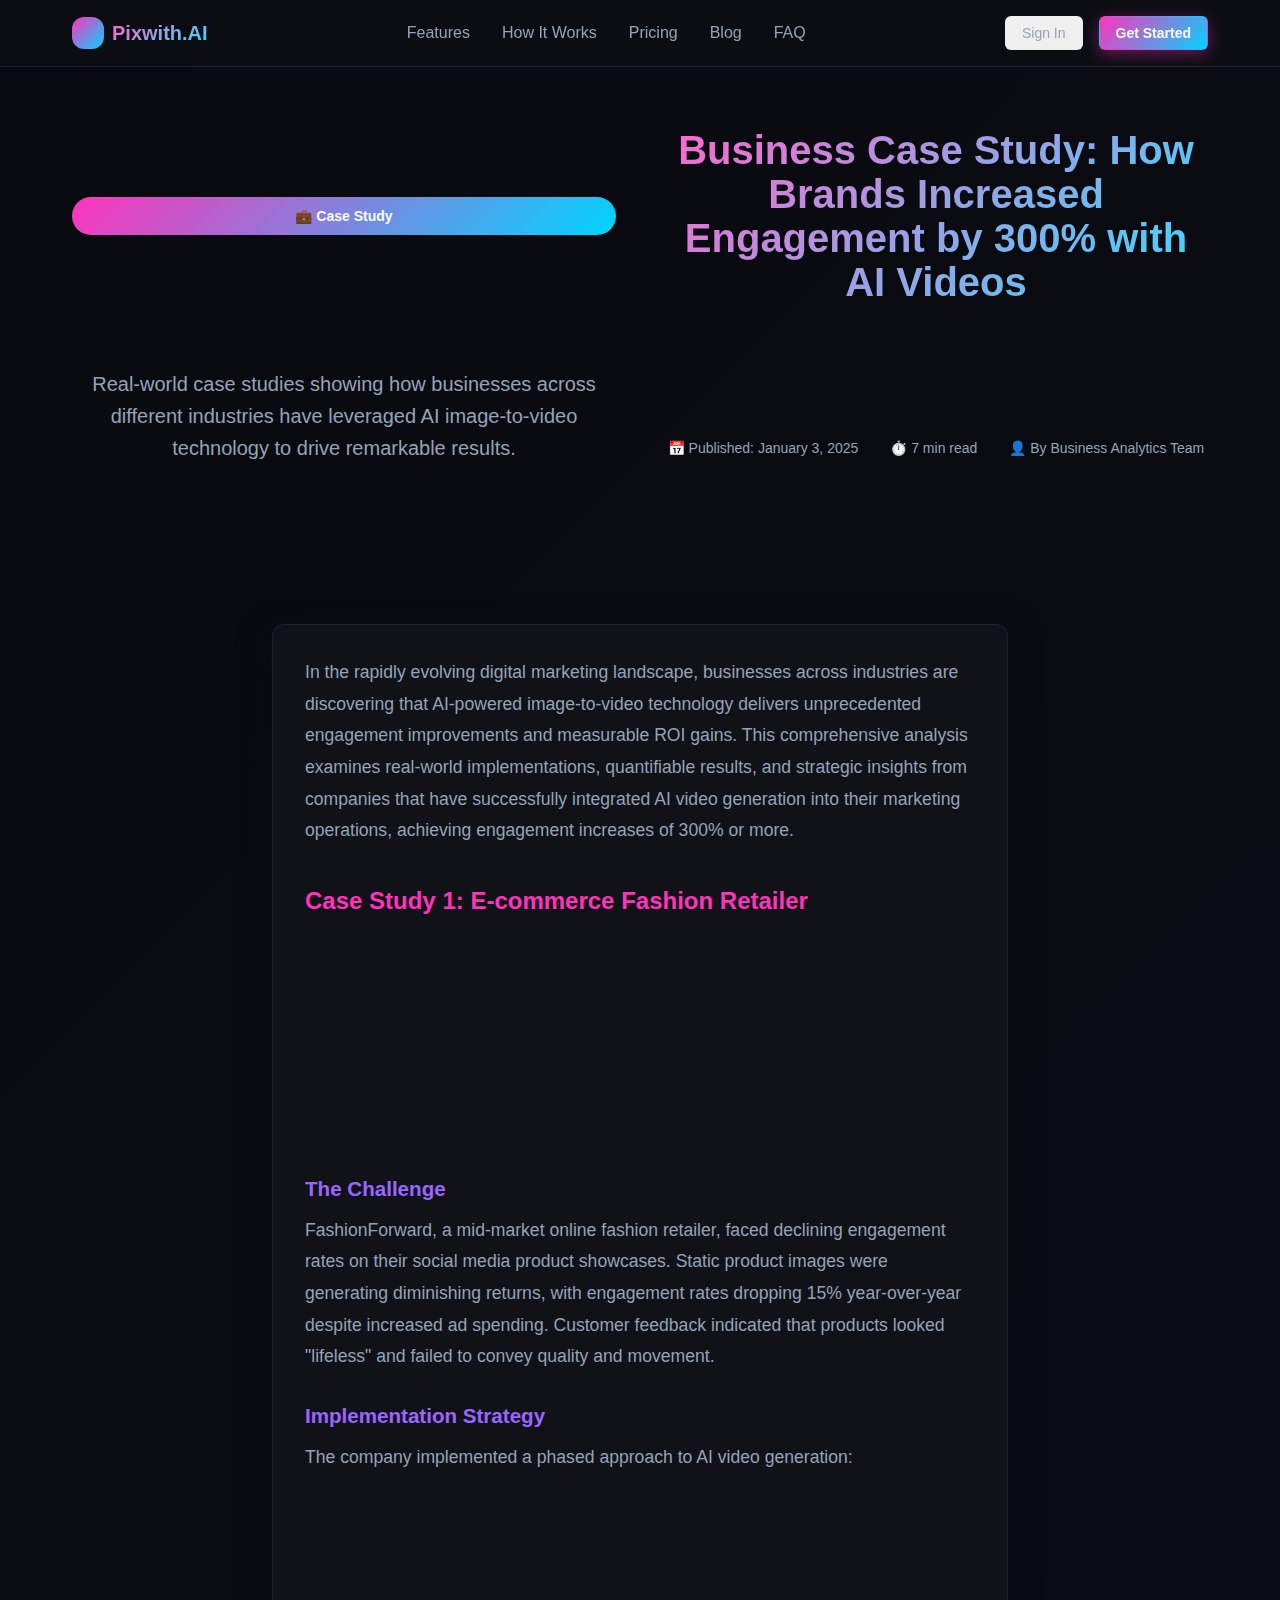
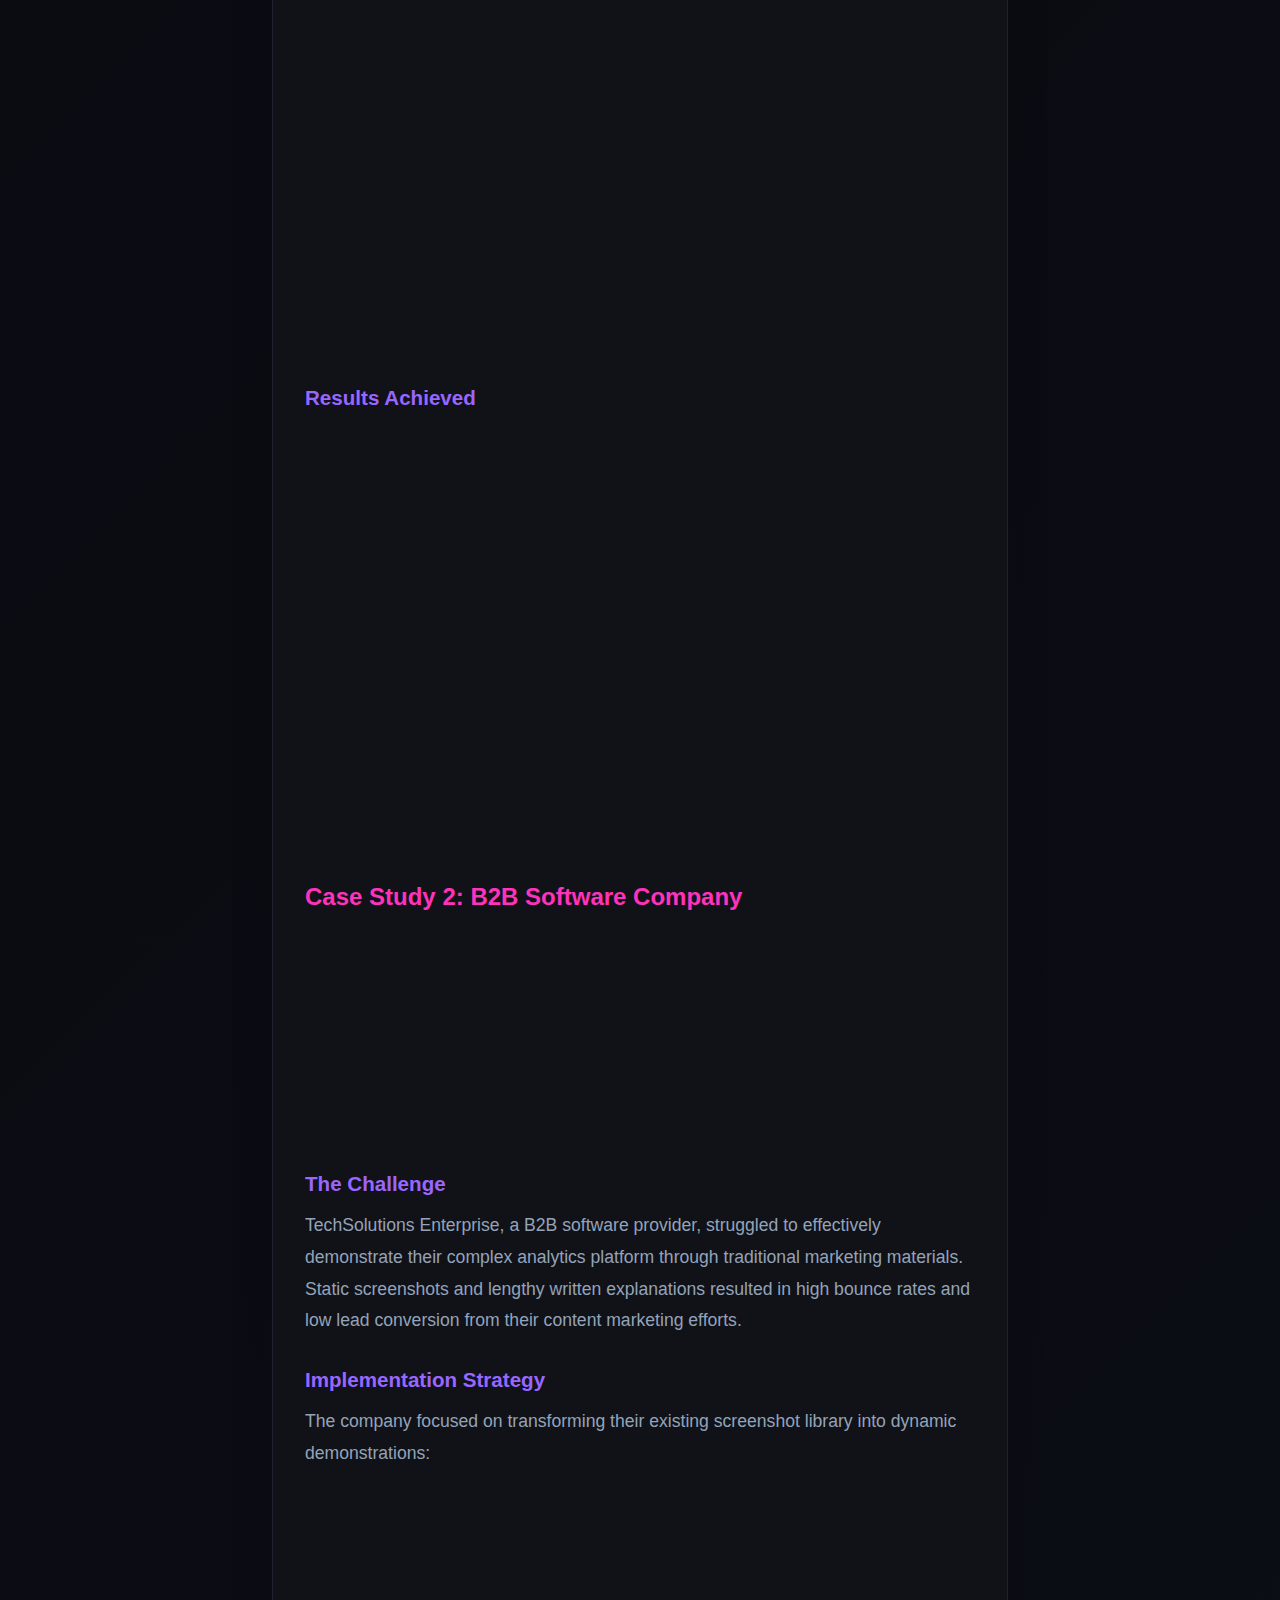
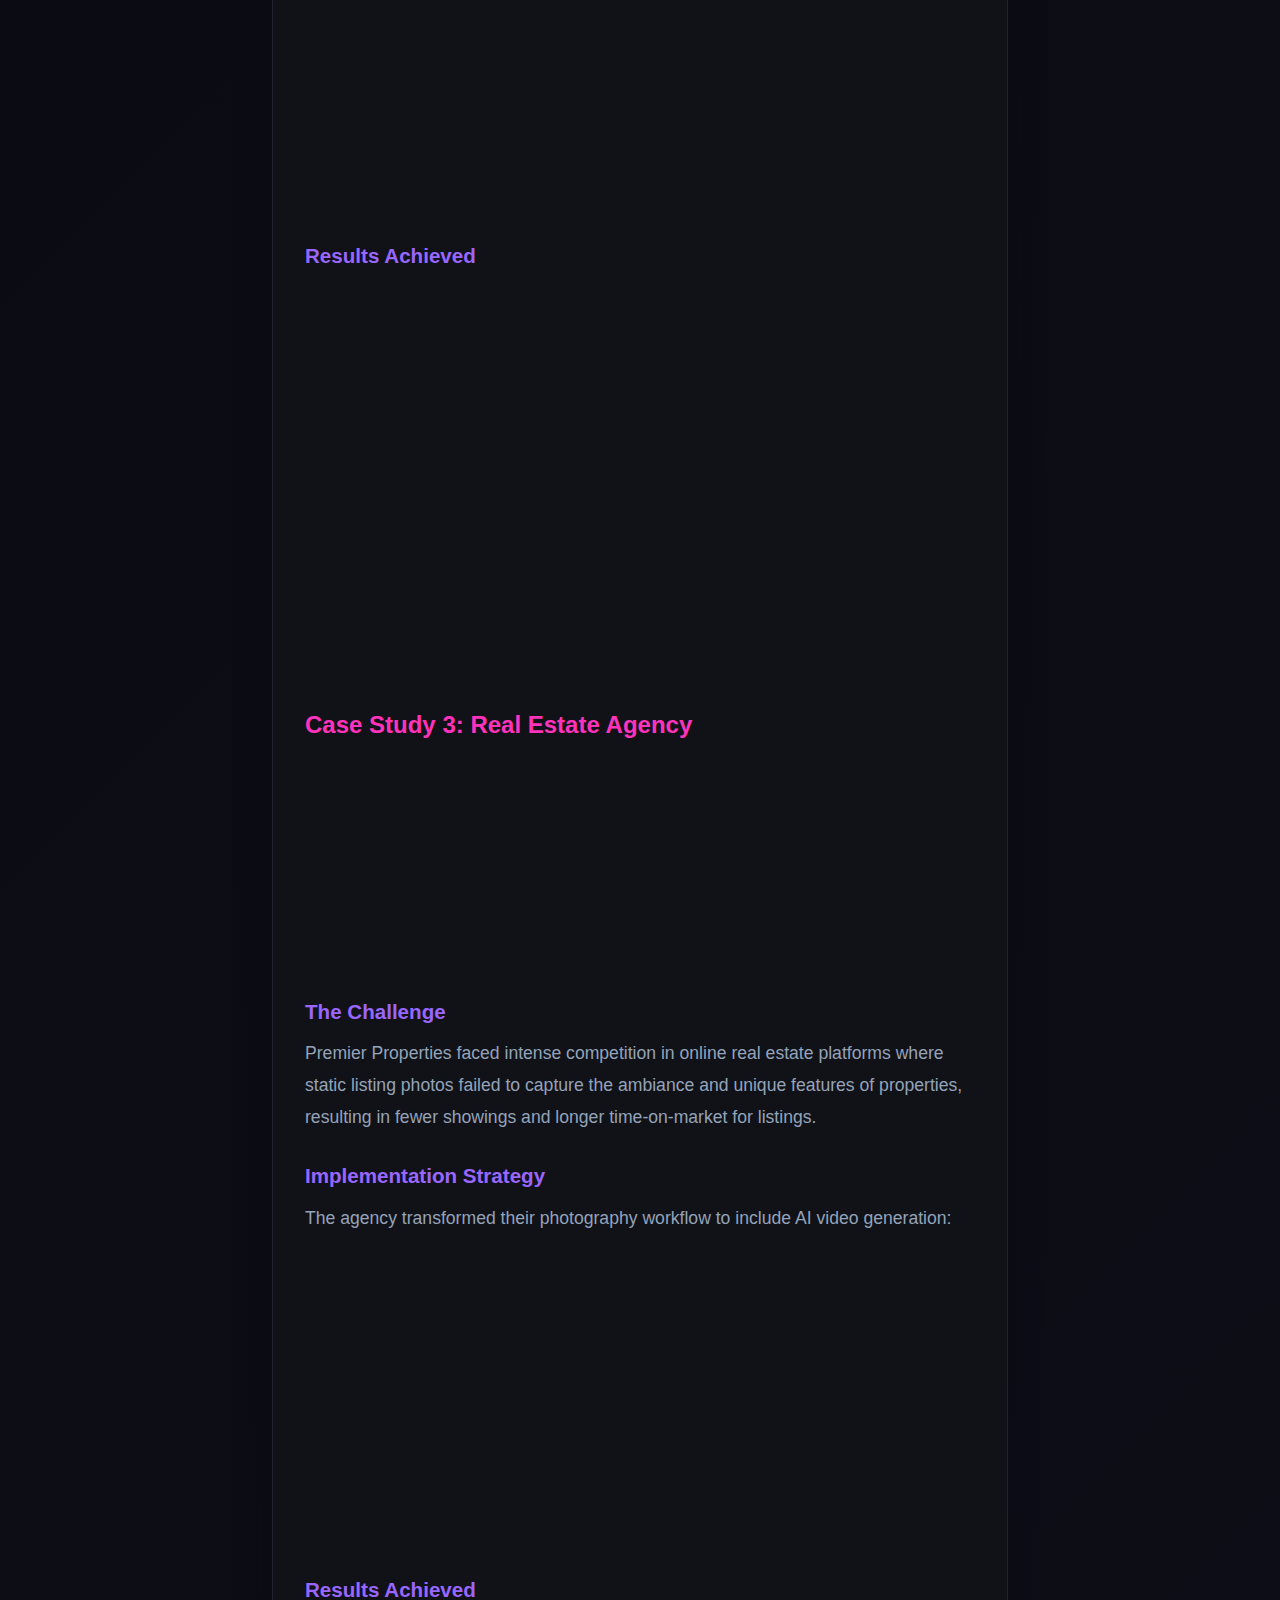
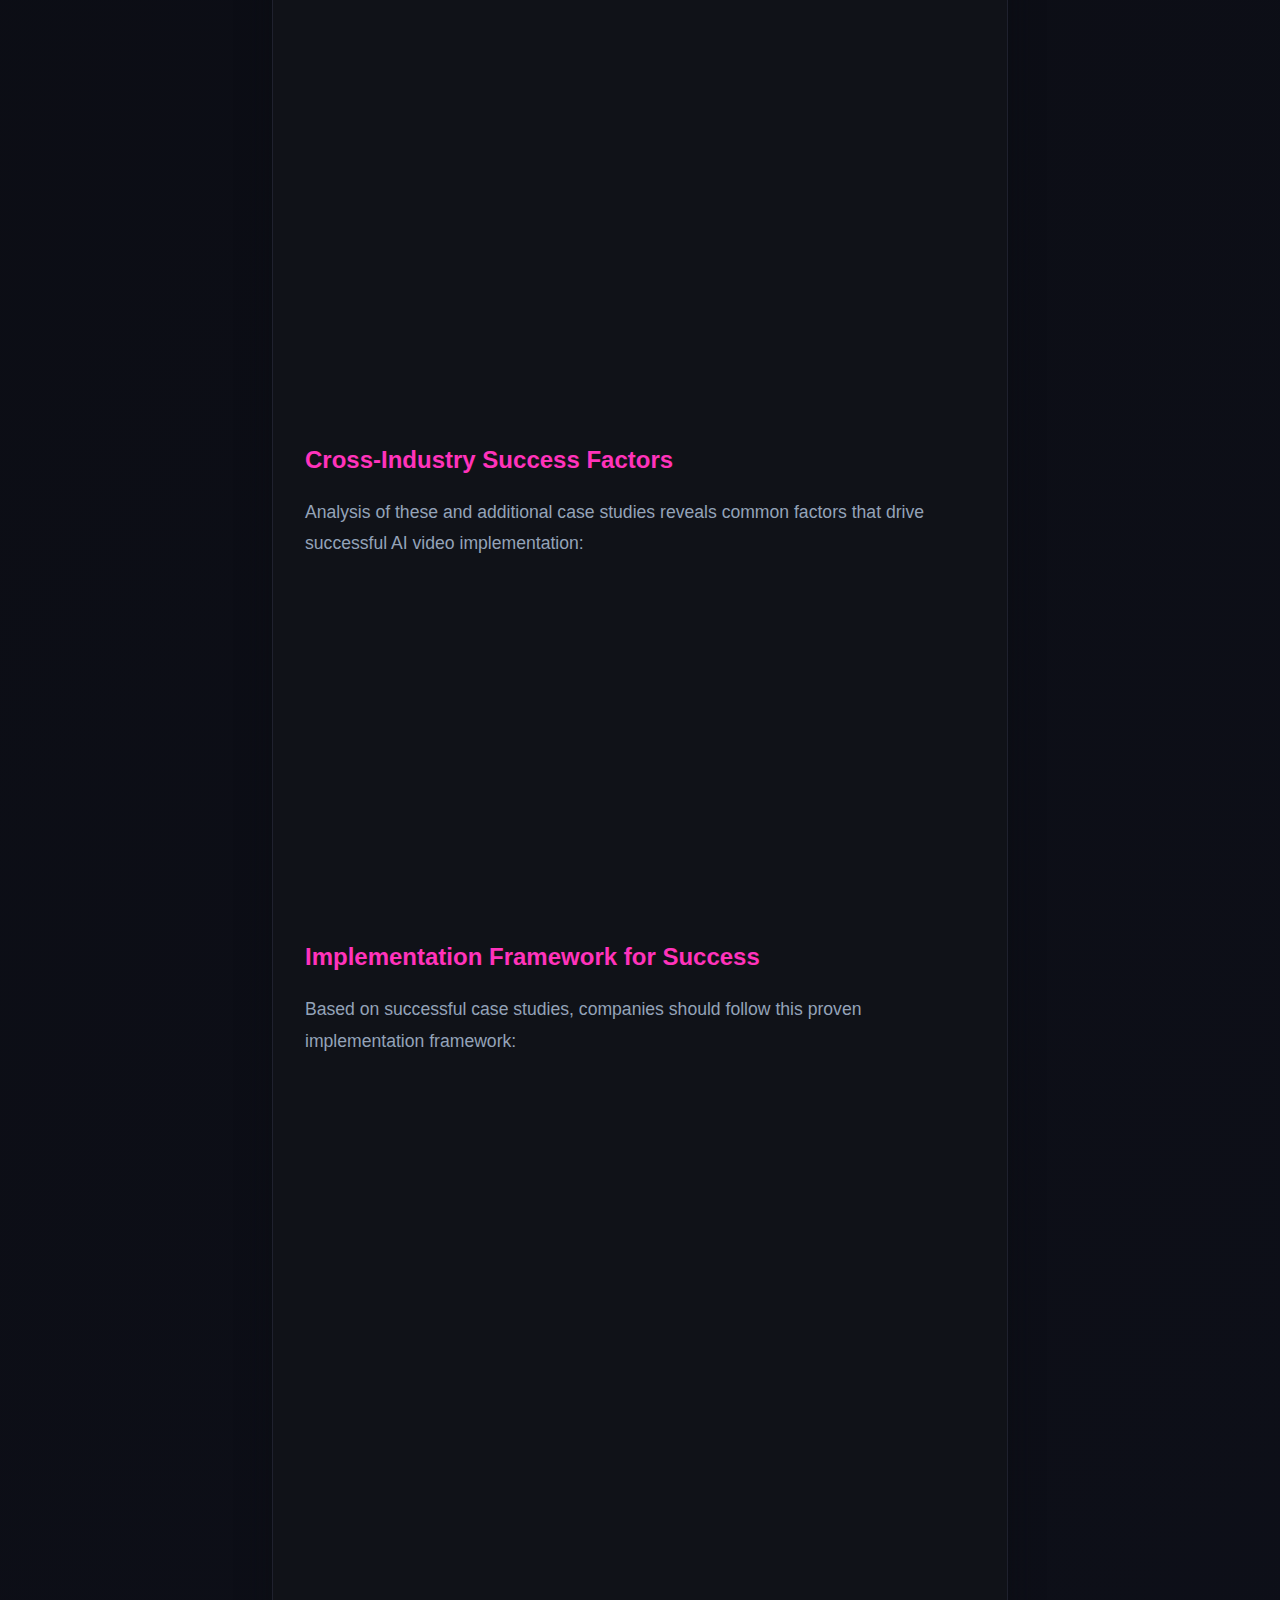
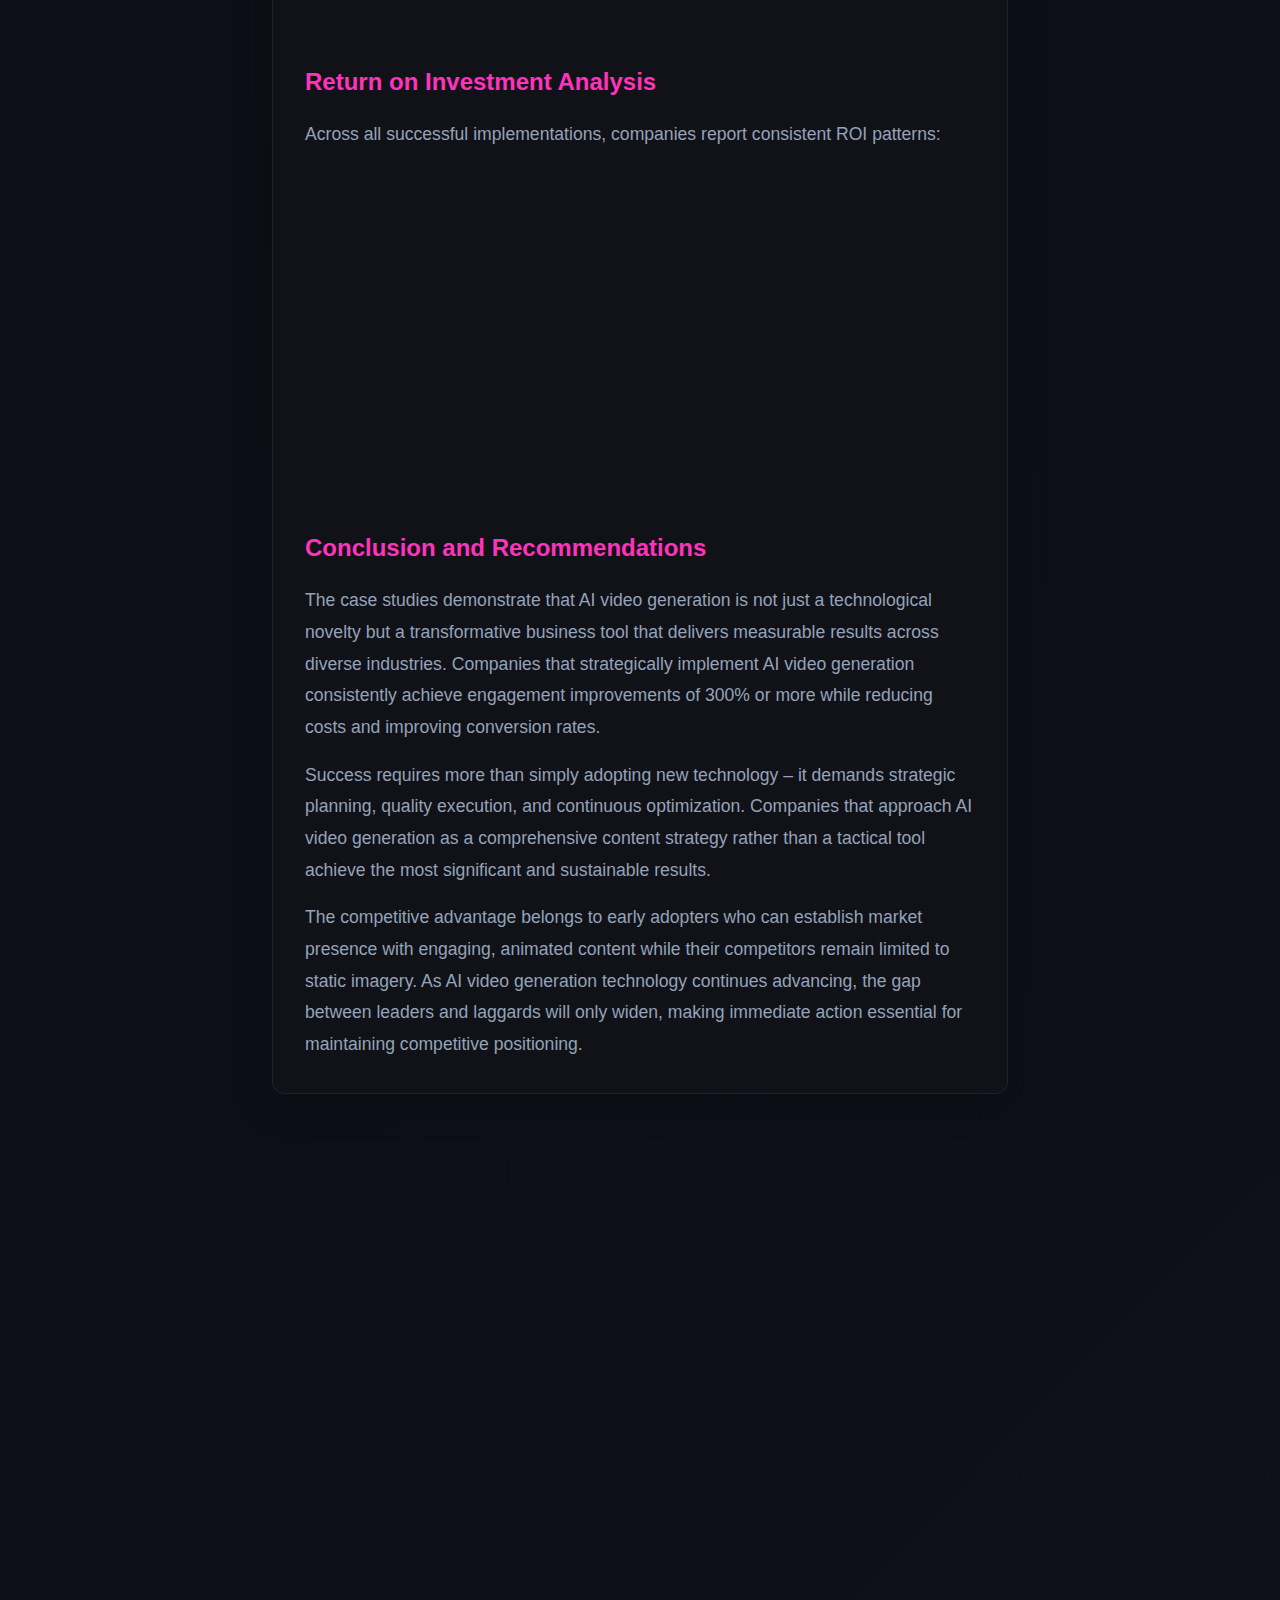
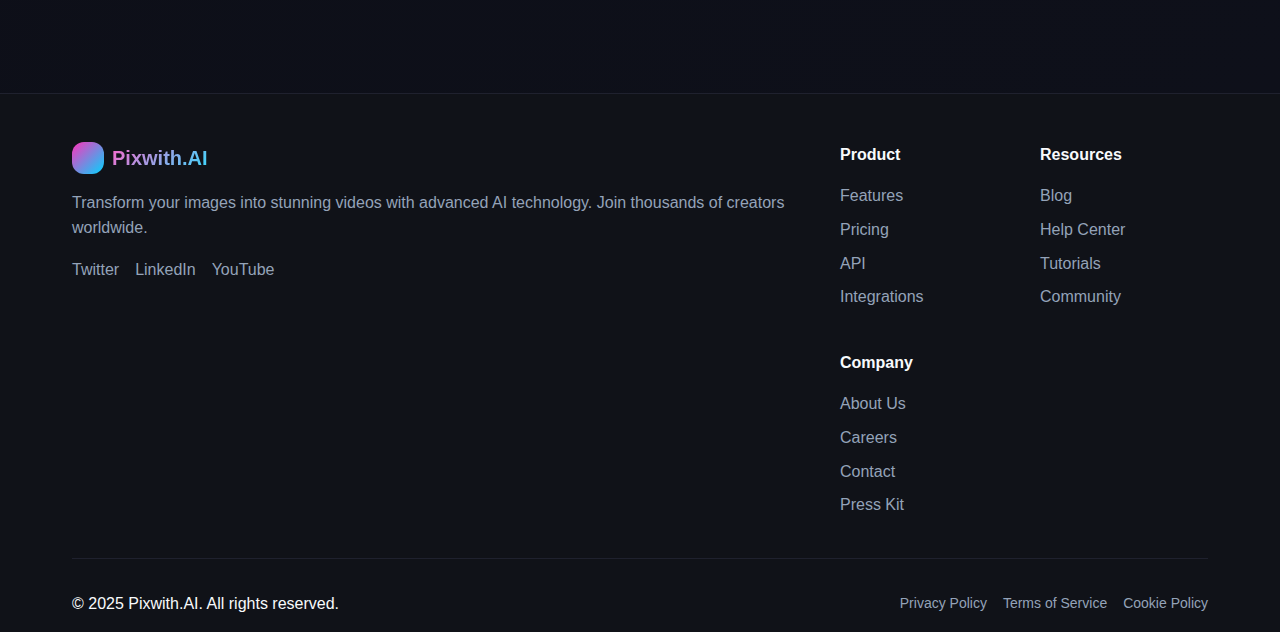
<file: blog-business-case-study.html>
<!DOCTYPE html>
<html lang="en">
<head>
    <meta charset="UTF-8">
    <meta name="viewport" content="width=device-width, initial-scale=1.0">
    <title>Business Case Study: How Brands Increased Engagement by 300% with AI Videos - Pixwith.AI Blog</title>
    <meta name="description" content="Real-world case studies showing how businesses across different industries have leveraged AI image-to-video technology to drive remarkable results.">
    <link rel="stylesheet" href="styles.css">
</head>
<body>
    <!-- Navigation -->
    <nav class="navigation">
        <div class="container">
            <div class="nav-content">
                <a href="index.html" class="nav-brand">
                    <div class="nav-logo"></div>
                    <span class="nav-title">Pixwith.AI</span>
                </a>
                
                <div class="nav-links">
                    <a href="index.html#features">Features</a>
                    <a href="index.html#how-it-works">How It Works</a>
                    <a href="index.html#pricing">Pricing</a>
                    <a href="blog.html">Blog</a>
                    <a href="index.html#faq">FAQ</a>
                </div>
                
                <div class="nav-actions">
                    <button class="btn btn-ghost">Sign In</button>
                    <a href="https://pixwith.ai/" target="_blank" rel="noopener noreferrer">
                        <button class="btn btn-primary">Get Started</button>
                    </a>
                </div>
            </div>
        </div>
    </nav>

    <!-- Article Header -->
    <section class="hero">
        <div class="container">
            <div class="hero-content" style="text-align: center;">
                <div class="hero-badge">💼 Case Study</div>
                <h1 class="hero-title" style="font-size: 2.5rem;">Business Case Study: How Brands Increased Engagement by 300% with AI Videos</h1>
                <p class="hero-description">Real-world case studies showing how businesses across different industries have leveraged AI image-to-video technology to drive remarkable results.</p>
                <div style="display: flex; justify-content: center; gap: 2rem; margin-top: 2rem; flex-wrap: wrap; font-size: 0.875rem; color: var(--muted-foreground);">
                    <span>📅 Published: January 3, 2025</span>
                    <span>⏱️ 7 min read</span>
                    <span>👤 By Business Analytics Team</span>
                </div>
            </div>
        </div>
    </section>

    <!-- Article Content -->
    <article class="section">
        <div class="container" style="max-width: 800px;">
            <div class="card card-large">
                <div class="card-content" style="line-height: 1.8; font-size: 1.1rem;">
                    <p>In the rapidly evolving digital marketing landscape, businesses across industries are discovering that AI-powered image-to-video technology delivers unprecedented engagement improvements and measurable ROI gains. This comprehensive analysis examines real-world implementations, quantifiable results, and strategic insights from companies that have successfully integrated AI video generation into their marketing operations, achieving engagement increases of 300% or more.</p>

                    <h2 style="color: var(--primary); margin: 2rem 0 1rem 0; font-size: 1.5rem;">Case Study 1: E-commerce Fashion Retailer</h2>
                    
                    <div class="card" style="margin: 1rem 0; background: var(--muted);">
                        <div class="card-content">
                            <h4 style="color: var(--primary); margin-bottom: 0.5rem;">Company Profile:</h4>
                            <ul style="padding-left: 1.5rem; color: var(--muted-foreground);">
                                <li><strong>Industry:</strong> Online Fashion Retail</li>
                                <li><strong>Size:</strong> Mid-market ($50M annual revenue)</li>
                                <li><strong>Challenge:</strong> Declining engagement rates on product posts</li>
                                <li><strong>Timeline:</strong> 6-month implementation</li>
                            </ul>
                        </div>
                    </div>

                    <h3 style="color: var(--accent); margin: 1.5rem 0 0.5rem 0;">The Challenge</h3>
                    <p>FashionForward, a mid-market online fashion retailer, faced declining engagement rates on their social media product showcases. Static product images were generating diminishing returns, with engagement rates dropping 15% year-over-year despite increased ad spending. Customer feedback indicated that products looked "lifeless" and failed to convey quality and movement.</p>

                    <h3 style="color: var(--accent); margin: 1.5rem 0 0.5rem 0;">Implementation Strategy</h3>
                    <p>The company implemented a phased approach to AI video generation:</p>

                    <div class="card" style="margin: 1rem 0; background: var(--muted);">
                        <div class="card-content">
                            <h4 style="color: var(--primary); margin-bottom: 0.5rem;">Phase 1: Product Animation (Months 1-2)</h4>
                            <ul style="padding-left: 1.5rem; color: var(--muted-foreground);">
                                <li>Converted 500 top-selling product images to animated videos</li>
                                <li>Focused on showing fabric movement, texture details, and styling versatility</li>
                                <li>Created 3-5 second loops optimized for Instagram and TikTok</li>
                            </ul>
                            
                            <h4 style="color: var(--primary); margin: 1rem 0 0.5rem 0;">Phase 2: Lifestyle Integration (Months 3-4)</h4>
                            <ul style="padding-left: 1.5rem; color: var(--muted-foreground);">
                                <li>Animated lifestyle photography showing products in natural settings</li>
                                <li>Created seasonal variations of the same base images</li>
                                <li>Developed A/B testing framework for different animation styles</li>
                            </ul>
                            
                            <h4 style="color: var(--primary); margin: 1rem 0 0.5rem 0;">Phase 3: Scale and Optimization (Months 5-6)</h4>
                            <ul style="padding-left: 1.5rem; color: var(--muted-foreground);">
                                <li>Automated video generation for new product launches</li>
                                <li>Implemented personalized video variations for different customer segments</li>
                                <li>Integrated AI videos into email marketing campaigns</li>
                            </ul>
                        </div>
                    </div>

                    <h3 style="color: var(--accent); margin: 1.5rem 0 0.5rem 0;">Results Achieved</h3>
                    
                    <div class="card" style="margin: 1rem 0; background: var(--muted);">
                        <div class="card-content">
                            <h4 style="color: var(--primary); margin-bottom: 0.5rem;">Engagement Metrics:</h4>
                            <ul style="padding-left: 1.5rem; color: var(--muted-foreground);">
                                <li><strong>Overall Engagement:</strong> 340% increase across all platforms</li>
                                <li><strong>Instagram Reach:</strong> 280% improvement in organic reach</li>
                                <li><strong>Time Spent Viewing:</strong> 450% increase in average view duration</li>
                                <li><strong>Share Rate:</strong> 190% more shares compared to static posts</li>
                            </ul>
                            
                            <h4 style="color: var(--primary); margin: 1rem 0 0.5rem 0;">Business Impact:</h4>
                            <ul style="padding-left: 1.5rem; color: var(--muted-foreground);">
                                <li><strong>Conversion Rate:</strong> 125% increase in social media to purchase conversion</li>
                                <li><strong>Cost Per Acquisition:</strong> 45% reduction in customer acquisition costs</li>
                                <li><strong>Revenue Attribution:</strong> $2.3M additional revenue attributed to animated content</li>
                                <li><strong>Return on Investment:</strong> 890% ROI on AI video generation investment</li>
                            </ul>
                        </div>
                    </div>

                    <h2 style="color: var(--primary); margin: 2rem 0 1rem 0; font-size: 1.5rem;">Case Study 2: B2B Software Company</h2>
                    
                    <div class="card" style="margin: 1rem 0; background: var(--muted);">
                        <div class="card-content">
                            <h4 style="color: var(--primary); margin-bottom: 0.5rem;">Company Profile:</h4>
                            <ul style="padding-left: 1.5rem; color: var(--muted-foreground);">
                                <li><strong>Industry:</strong> B2B SaaS</li>
                                <li><strong>Size:</strong> Enterprise (500+ employees)</li>
                                <li><strong>Challenge:</strong> Complex product demonstrations failing to engage prospects</li>
                                <li><strong>Timeline:</strong> 4-month implementation</li>
                            </ul>
                        </div>
                    </div>

                    <h3 style="color: var(--accent); margin: 1.5rem 0 0.5rem 0;">The Challenge</h3>
                    <p>TechSolutions Enterprise, a B2B software provider, struggled to effectively demonstrate their complex analytics platform through traditional marketing materials. Static screenshots and lengthy written explanations resulted in high bounce rates and low lead conversion from their content marketing efforts.</p>

                    <h3 style="color: var(--accent); margin: 1.5rem 0 0.5rem 0;">Implementation Strategy</h3>
                    <p>The company focused on transforming their existing screenshot library into dynamic demonstrations:</p>

                    <div class="card" style="margin: 1rem 0; background: var(--muted);">
                        <div class="card-content">
                            <h4 style="color: var(--primary); margin-bottom: 0.5rem;">Key Implementation Elements:</h4>
                            <ul style="padding-left: 1.5rem; color: var(--muted-foreground);">
                                <li><strong>Dashboard Animations:</strong> Converted static dashboard screenshots into animated sequences showing data population and user interactions</li>
                                <li><strong>Feature Highlights:</strong> Created short videos emphasizing key functionality through guided visual tours</li>
                                <li><strong>Use Case Scenarios:</strong> Developed industry-specific demonstrations using animated workflows</li>
                                <li><strong>Integration Demos:</strong> Showed seamless integration capabilities through animated connection flows</li>
                            </ul>
                        </div>
                    </div>

                    <h3 style="color: var(--accent); margin: 1.5rem 0 0.5rem 0;">Results Achieved</h3>
                    
                    <div class="card" style="margin: 1rem 0; background: var(--muted);">
                        <div class="card-content">
                            <h4 style="color: var(--primary); margin-bottom: 0.5rem;">Marketing Performance:</h4>
                            <ul style="padding-left: 1.5rem; color: var(--muted-foreground);">
                                <li><strong>LinkedIn Engagement:</strong> 420% increase in post engagement</li>
                                <li><strong>Website Dwell Time:</strong> 310% improvement in time spent on product pages</li>
                                <li><strong>Content Completion:</strong> 280% more users viewing complete demonstrations</li>
                                <li><strong>Demo Requests:</strong> 190% increase in product demonstration requests</li>
                            </ul>
                            
                            <h4 style="color: var(--primary); margin: 1rem 0 0.5rem 0;">Sales Impact:</h4>
                            <ul style="padding-left: 1.5rem; color: var(--muted-foreground);">
                                <li><strong>Lead Quality:</strong> 65% improvement in Marketing Qualified Lead (MQL) scores</li>
                                <li><strong>Sales Cycle:</strong> 25% reduction in average sales cycle length</li>
                                <li><strong>Conversion Rate:</strong> 145% increase in lead-to-customer conversion</li>
                                <li><strong>Revenue Growth:</strong> $8.7M additional pipeline attributed to enhanced content</li>
                            </ul>
                        </div>
                    </div>

                    <h2 style="color: var(--primary); margin: 2rem 0 1rem 0; font-size: 1.5rem;">Case Study 3: Real Estate Agency</h2>
                    
                    <div class="card" style="margin: 1rem 0; background: var(--muted);">
                        <div class="card-content">
                            <h4 style="color: var(--primary); margin-bottom: 0.5rem;">Company Profile:</h4>
                            <ul style="padding-left: 1.5rem; color: var(--muted-foreground);">
                                <li><strong>Industry:</strong> Residential Real Estate</li>
                                <li><strong>Size:</strong> Regional agency (45 agents)</li>
                                <li><strong>Challenge:</strong> Properties not standing out in crowded online listings</li>
                                <li><strong>Timeline:</strong> 3-month implementation</li>
                            </ul>
                        </div>
                    </div>

                    <h3 style="color: var(--accent); margin: 1.5rem 0 0.5rem 0;">The Challenge</h3>
                    <p>Premier Properties faced intense competition in online real estate platforms where static listing photos failed to capture the ambiance and unique features of properties, resulting in fewer showings and longer time-on-market for listings.</p>

                    <h3 style="color: var(--accent); margin: 1.5rem 0 0.5rem 0;">Implementation Strategy</h3>
                    <p>The agency transformed their photography workflow to include AI video generation:</p>

                    <div class="card" style="margin: 1rem 0; background: var(--muted);">
                        <div class="card-content">
                            <h4 style="color: var(--primary); margin-bottom: 0.5rem;">Video Content Strategy:</h4>
                            <ul style="padding-left: 1.5rem; color: var(--muted-foreground);">
                                <li><strong>Atmospheric Videos:</strong> Animated interior shots showing natural lighting changes and ambiance</li>
                                <li><strong>Exterior Transformations:</strong> Seasonal variations of the same property exterior</li>
                                <li><strong>Feature Highlights:</strong> Animated focus on unique property features and amenities</li>
                                <li><strong>Neighborhood Context:</strong> Community and lifestyle imagery brought to life</li>
                            </ul>
                        </div>
                    </div>

                    <h3 style="color: var(--accent); margin: 1.5rem 0 0.5rem 0;">Results Achieved</h3>
                    
                    <div class="card" style="margin: 1rem 0; background: var(--muted);">
                        <div class="card-content">
                            <h4 style="color: var(--primary); margin-bottom: 0.5rem;">Listing Performance:</h4>
                            <ul style="padding-left: 1.5rem; color: var(--muted-foreground);">
                                <li><strong>Online Views:</strong> 380% increase in listing page views</li>
                                <li><strong>Social Shares:</strong> 450% more shares of property listings</li>
                                <li><strong>Inquiry Rate:</strong> 290% increase in information requests</li>
                                <li><strong>Showing Requests:</strong> 220% more showing appointments scheduled</li>
                            </ul>
                            
                            <h4 style="color: var(--primary); margin: 1rem 0 0.5rem 0;">Business Results:</h4>
                            <ul style="padding-left: 1.5rem; color: var(--muted-foreground);">
                                <li><strong>Time on Market:</strong> 35% reduction in average days on market</li>
                                <li><strong>Sale Prices:</strong> 8% average increase in final sale prices</li>
                                <li><strong>Agent Productivity:</strong> 40% more listings per agent due to faster turnover</li>
                                <li><strong>Market Share:</strong> 25% increase in local market share within 6 months</li>
                            </ul>
                        </div>
                    </div>

                    <h2 style="color: var(--primary); margin: 2rem 0 1rem 0; font-size: 1.5rem;">Cross-Industry Success Factors</h2>
                    <p>Analysis of these and additional case studies reveals common factors that drive successful AI video implementation:</p>

                    <div class="card" style="margin: 1rem 0; background: var(--muted);">
                        <div class="card-content">
                            <h4 style="color: var(--primary); margin-bottom: 0.5rem;">Key Success Factors:</h4>
                            <ul style="padding-left: 1.5rem; color: var(--muted-foreground);">
                                <li><strong>Strategic Planning:</strong> Clear objectives and phased implementation approaches</li>
                                <li><strong>Quality Source Material:</strong> High-resolution, well-composed base images</li>
                                <li><strong>Platform Optimization:</strong> Content tailored to specific social media platform requirements</li>
                                <li><strong>Continuous Testing:</strong> Regular A/B testing and performance optimization</li>
                                <li><strong>Team Training:</strong> Staff education on AI video generation best practices</li>
                                <li><strong>Performance Measurement:</strong> Comprehensive analytics and ROI tracking</li>
                            </ul>
                        </div>
                    </div>

                    <h2 style="color: var(--primary); margin: 2rem 0 1rem 0; font-size: 1.5rem;">Implementation Framework for Success</h2>
                    <p>Based on successful case studies, companies should follow this proven implementation framework:</p>

                    <div class="card" style="margin: 1rem 0; background: var(--muted);">
                        <div class="card-content">
                            <h4 style="color: var(--primary); margin-bottom: 0.5rem;">Phase 1: Assessment and Planning (Month 1)</h4>
                            <ul style="padding-left: 1.5rem; color: var(--muted-foreground);">
                                <li>Audit existing visual content and identify animation opportunities</li>
                                <li>Define specific engagement and business objectives</li>
                                <li>Select appropriate AI video generation platform</li>
                                <li>Establish baseline metrics for comparison</li>
                            </ul>
                            
                            <h4 style="color: var(--primary); margin: 1rem 0 0.5rem 0;">Phase 2: Pilot Implementation (Month 2)</h4>
                            <ul style="padding-left: 1.5rem; color: var(--muted-foreground);">
                                <li>Convert 50-100 high-performing static images to videos</li>
                                <li>Deploy across primary social media channels</li>
                                <li>Implement tracking and analytics systems</li>
                                <li>Gather initial performance data and user feedback</li>
                            </ul>
                            
                            <h4 style="color: var(--primary); margin: 1rem 0 0.5rem 0;">Phase 3: Optimization and Scale (Months 3-4)</h4>
                            <ul style="padding-left: 1.5rem; color: var(--muted-foreground);">
                                <li>Analyze performance data and optimize animation styles</li>
                                <li>Scale successful formats to larger content libraries</li>
                                <li>Develop automation workflows for ongoing content creation</li>
                                <li>Train team members on advanced features and techniques</li>
                            </ul>
                        </div>
                    </div>

                    <h2 style="color: var(--primary); margin: 2rem 0 1rem 0; font-size: 1.5rem;">Return on Investment Analysis</h2>
                    <p>Across all successful implementations, companies report consistent ROI patterns:</p>

                    <div class="card" style="margin: 1rem 0; background: var(--muted);">
                        <div class="card-content">
                            <h4 style="color: var(--primary); margin-bottom: 0.5rem;">Average ROI Metrics Across Case Studies:</h4>
                            <ul style="padding-left: 1.5rem; color: var(--muted-foreground);">
                                <li><strong>Engagement Increase:</strong> 300-450% improvement in social media engagement</li>
                                <li><strong>Conversion Improvement:</strong> 125-190% increase in content-to-conversion rates</li>
                                <li><strong>Cost Efficiency:</strong> 40-60% reduction in cost per engagement or acquisition</li>
                                <li><strong>Revenue Attribution:</strong> 15-35% increase in revenue attributed to enhanced content</li>
                                <li><strong>Time Savings:</strong> 70-85% reduction in video production time and costs</li>
                            </ul>
                        </div>
                    </div>

                    <h2 style="color: var(--primary); margin: 2rem 0 1rem 0; font-size: 1.5rem;">Conclusion and Recommendations</h2>
                    <p>The case studies demonstrate that AI video generation is not just a technological novelty but a transformative business tool that delivers measurable results across diverse industries. Companies that strategically implement AI video generation consistently achieve engagement improvements of 300% or more while reducing costs and improving conversion rates.</p>

                    <p>Success requires more than simply adopting new technology – it demands strategic planning, quality execution, and continuous optimization. Companies that approach AI video generation as a comprehensive content strategy rather than a tactical tool achieve the most significant and sustainable results.</p>

                    <p>The competitive advantage belongs to early adopters who can establish market presence with engaging, animated content while their competitors remain limited to static imagery. As AI video generation technology continues advancing, the gap between leaders and laggards will only widen, making immediate action essential for maintaining competitive positioning.</p>
                </div>
            </div>

            <!-- CTA Section -->
            <div class="card card-large" style="text-align: center; margin-top: 3rem; background: var(--gradient-primary);">
                <h3 style="color: white; margin-bottom: 1rem;">Start Your Success Story</h3>
                <p style="color: white; opacity: 0.9; margin-bottom: 1.5rem;">Join the companies achieving 300%+ engagement increases with AI video generation.</p>
                <a href="https://pixwith.ai/" target="_blank" rel="noopener noreferrer">
                    <button class="btn" style="background: white; color: var(--primary); font-weight: 600;">Launch Your Campaign</button>
                </a>
            </div>

            <!-- Related Articles -->
            <div class="card" style="margin-top: 2rem;">
                <h3 class="card-title">Related Articles</h3>
                <div class="card-content">
                    <div style="display: grid; gap: 1rem;">
                        <a href="blog-social-media-marketing.html" style="text-decoration: none; color: var(--primary);">📱 How Image to Video AI is Transforming Social Media Marketing</a>
                        <a href="blog-best-ai-tools.html" style="text-decoration: none; color: var(--primary);">🤖 Best AI Tools to Animate Images into Videos (2025 Guide)</a>
                        <a href="blog-psychology-animated-images.html" style="text-decoration: none; color: var(--primary);">💡 The Psychology Behind Why Animated Images Perform Better</a>
                    </div>
                </div>
            </div>
        </div>
    </article>

    <!-- Footer -->
    <footer class="footer">
        <div class="container">
            <div class="footer-content">
                <div class="footer-brand">
                    <div class="footer-logo">
                        <div class="nav-logo"></div>
                        <span class="nav-title">Pixwith.AI</span>
                    </div>
                    <p class="footer-description">Transform your images into stunning videos with advanced AI technology. Join thousands of creators worldwide.</p>
                    <div class="social-links">
                        <a href="#" class="social-link">Twitter</a>
                        <a href="#" class="social-link">LinkedIn</a>
                        <a href="#" class="social-link">YouTube</a>
                    </div>
                </div>
                
                <div class="footer-links">
                    <div class="footer-column">
                        <h4>Product</h4>
                        <a href="index.html#features">Features</a>
                        <a href="index.html#pricing">Pricing</a>
                        <a href="/api">API</a>
                        <a href="/integrations">Integrations</a>
                    </div>
                    
                    <div class="footer-column">
                        <h4>Resources</h4>
                        <a href="blog.html">Blog</a>
                        <a href="/help">Help Center</a>
                        <a href="/tutorials">Tutorials</a>
                        <a href="/community">Community</a>
                    </div>
                    
                    <div class="footer-column">
                        <h4>Company</h4>
                        <a href="/about">About Us</a>
                        <a href="/careers">Careers</a>
                        <a href="/contact">Contact</a>
                        <a href="/press">Press Kit</a>
                    </div>
                </div>
            </div>
            
            <div class="footer-bottom">
                <p>&copy; 2025 Pixwith.AI. All rights reserved.</p>
                <div class="footer-legal">
                    <a href="/privacy">Privacy Policy</a>
                    <a href="/terms">Terms of Service</a>
                    <a href="/cookies">Cookie Policy</a>
                </div>
            </div>
        </div>
    </footer>

    <script src="script.js"></script>
</body>
</html>
</file>
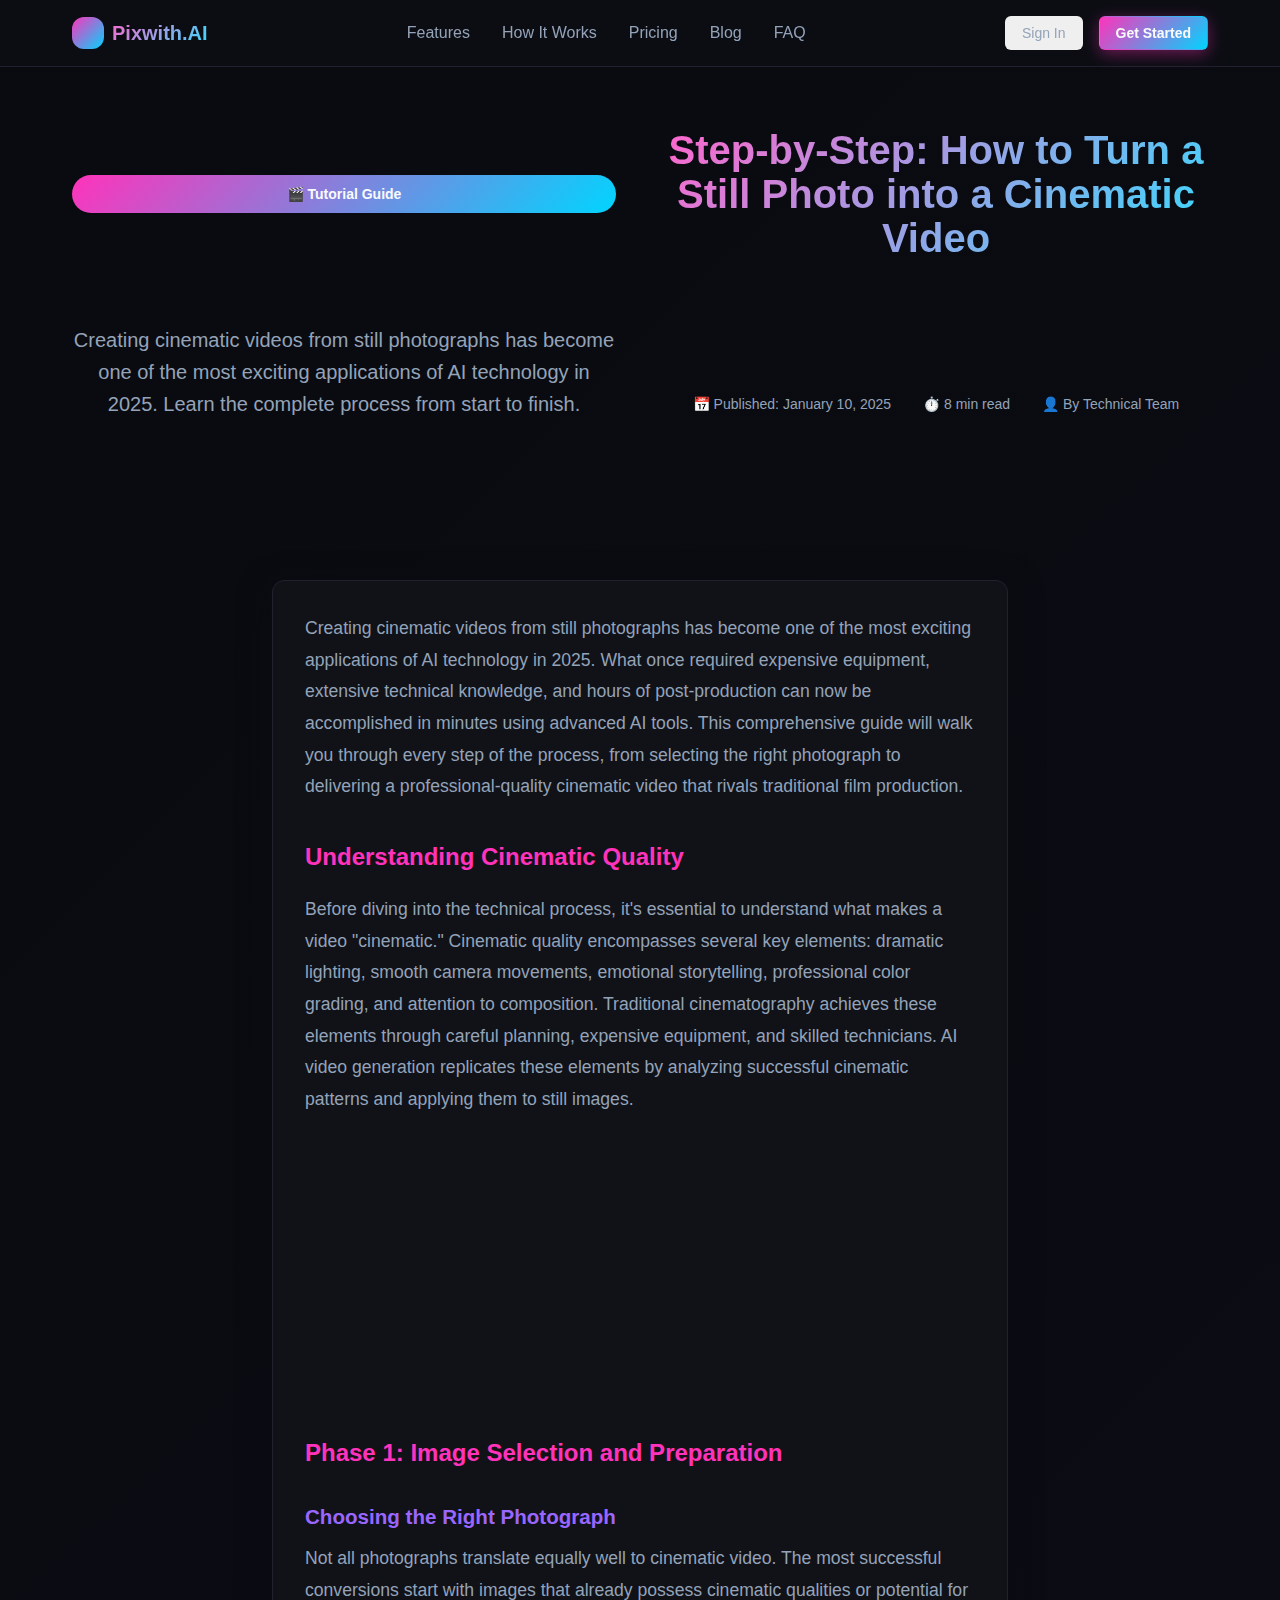
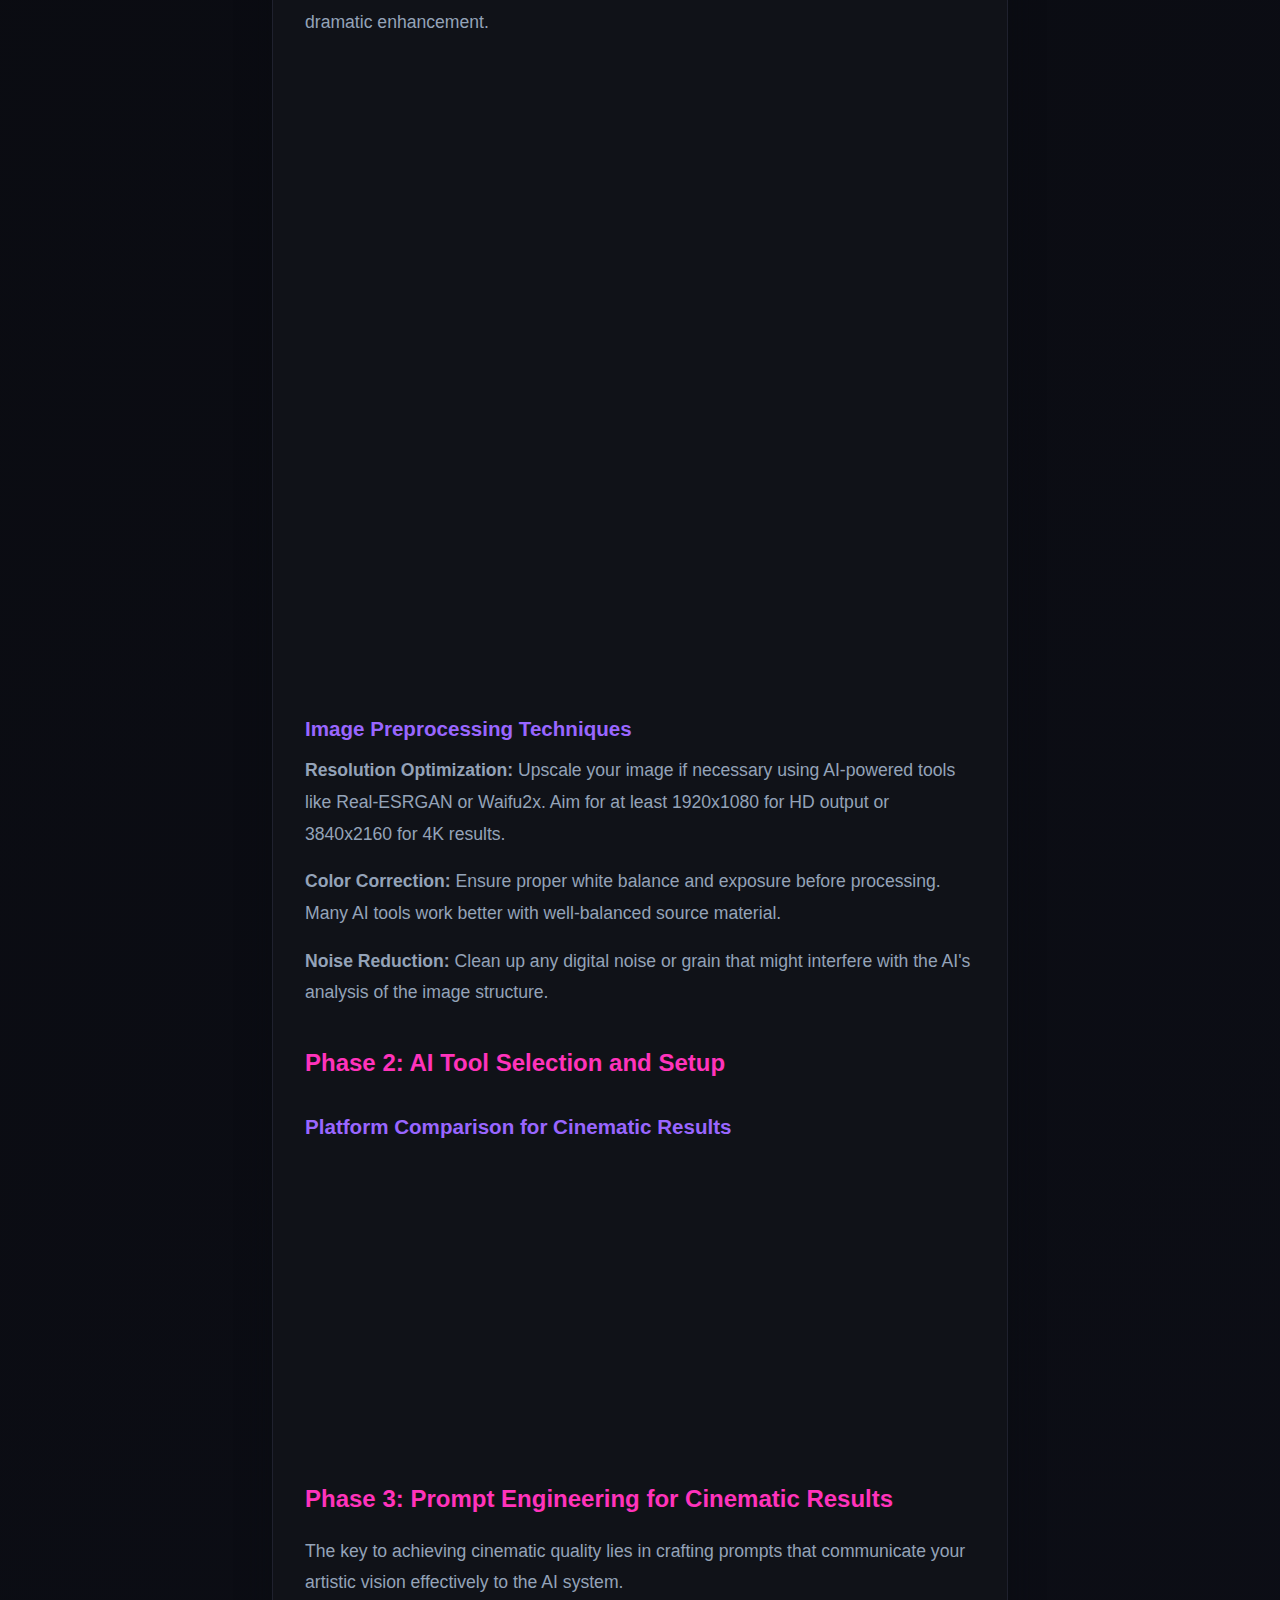
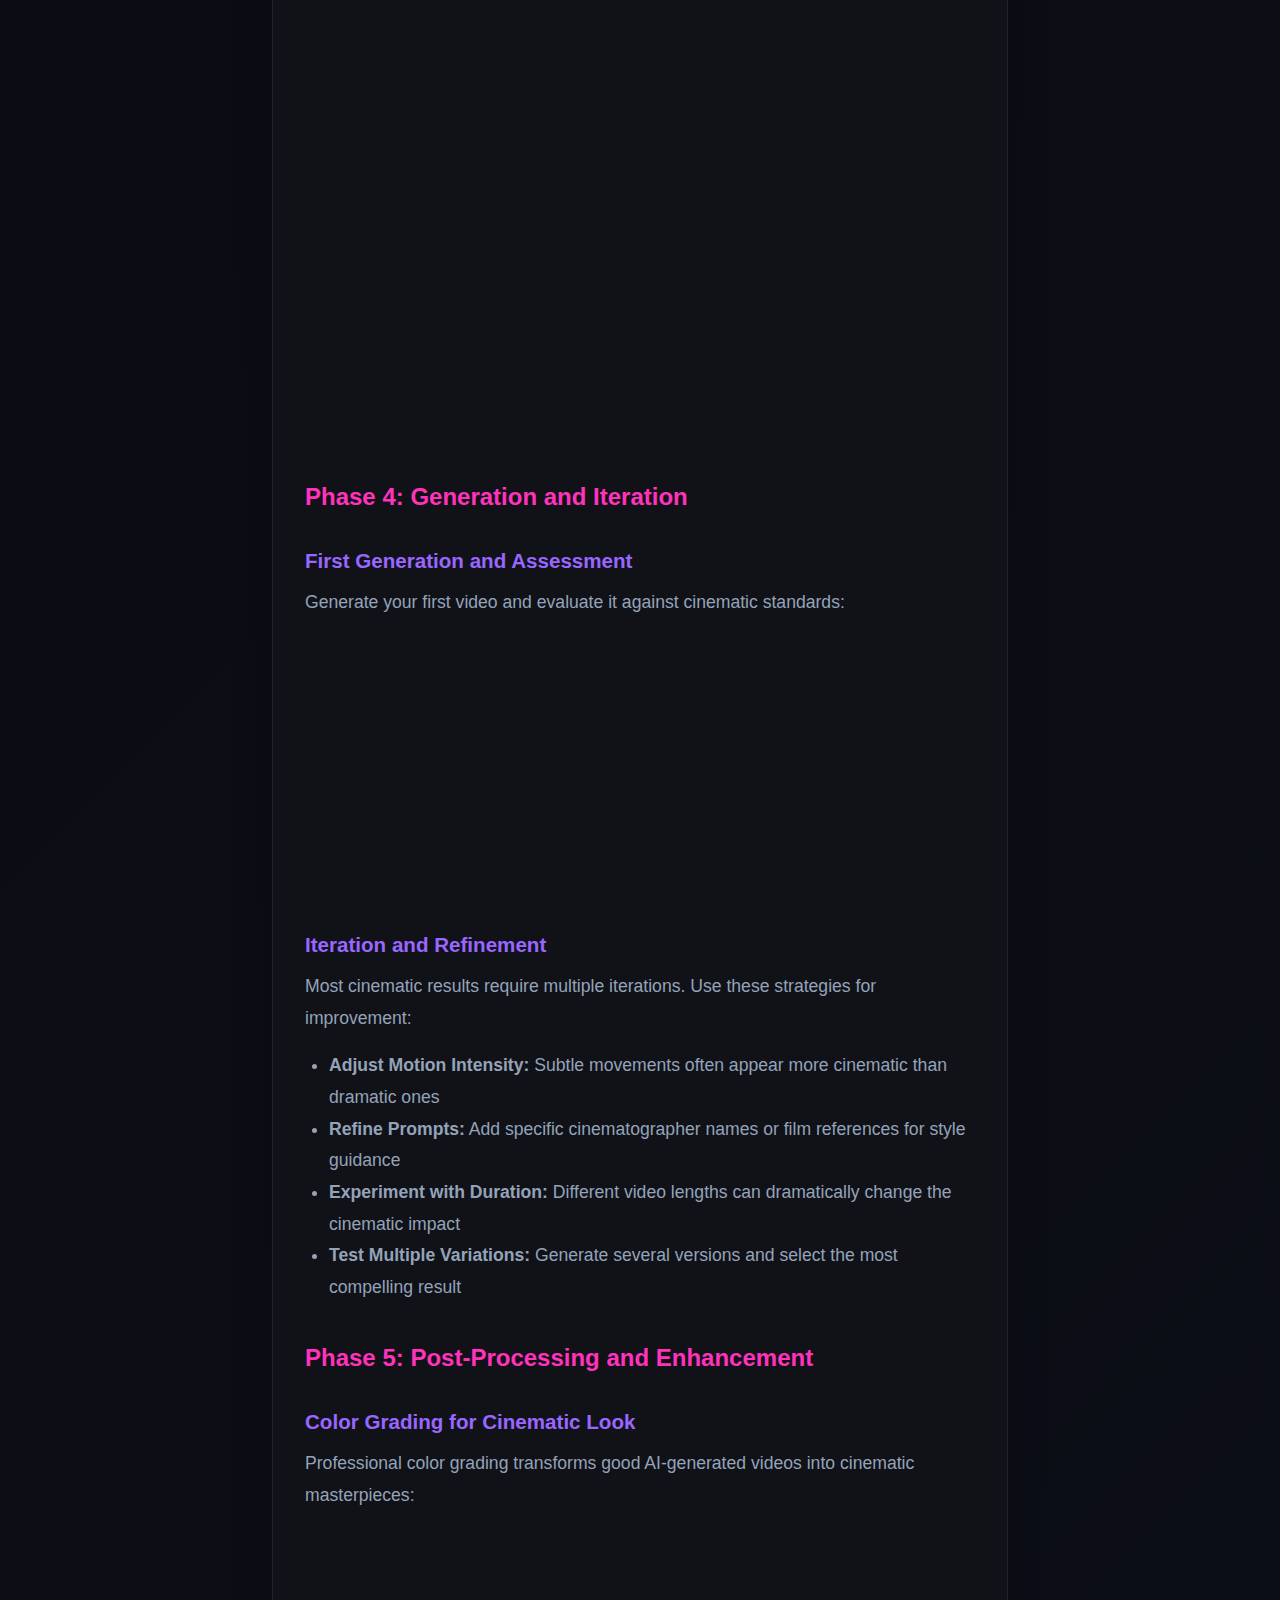
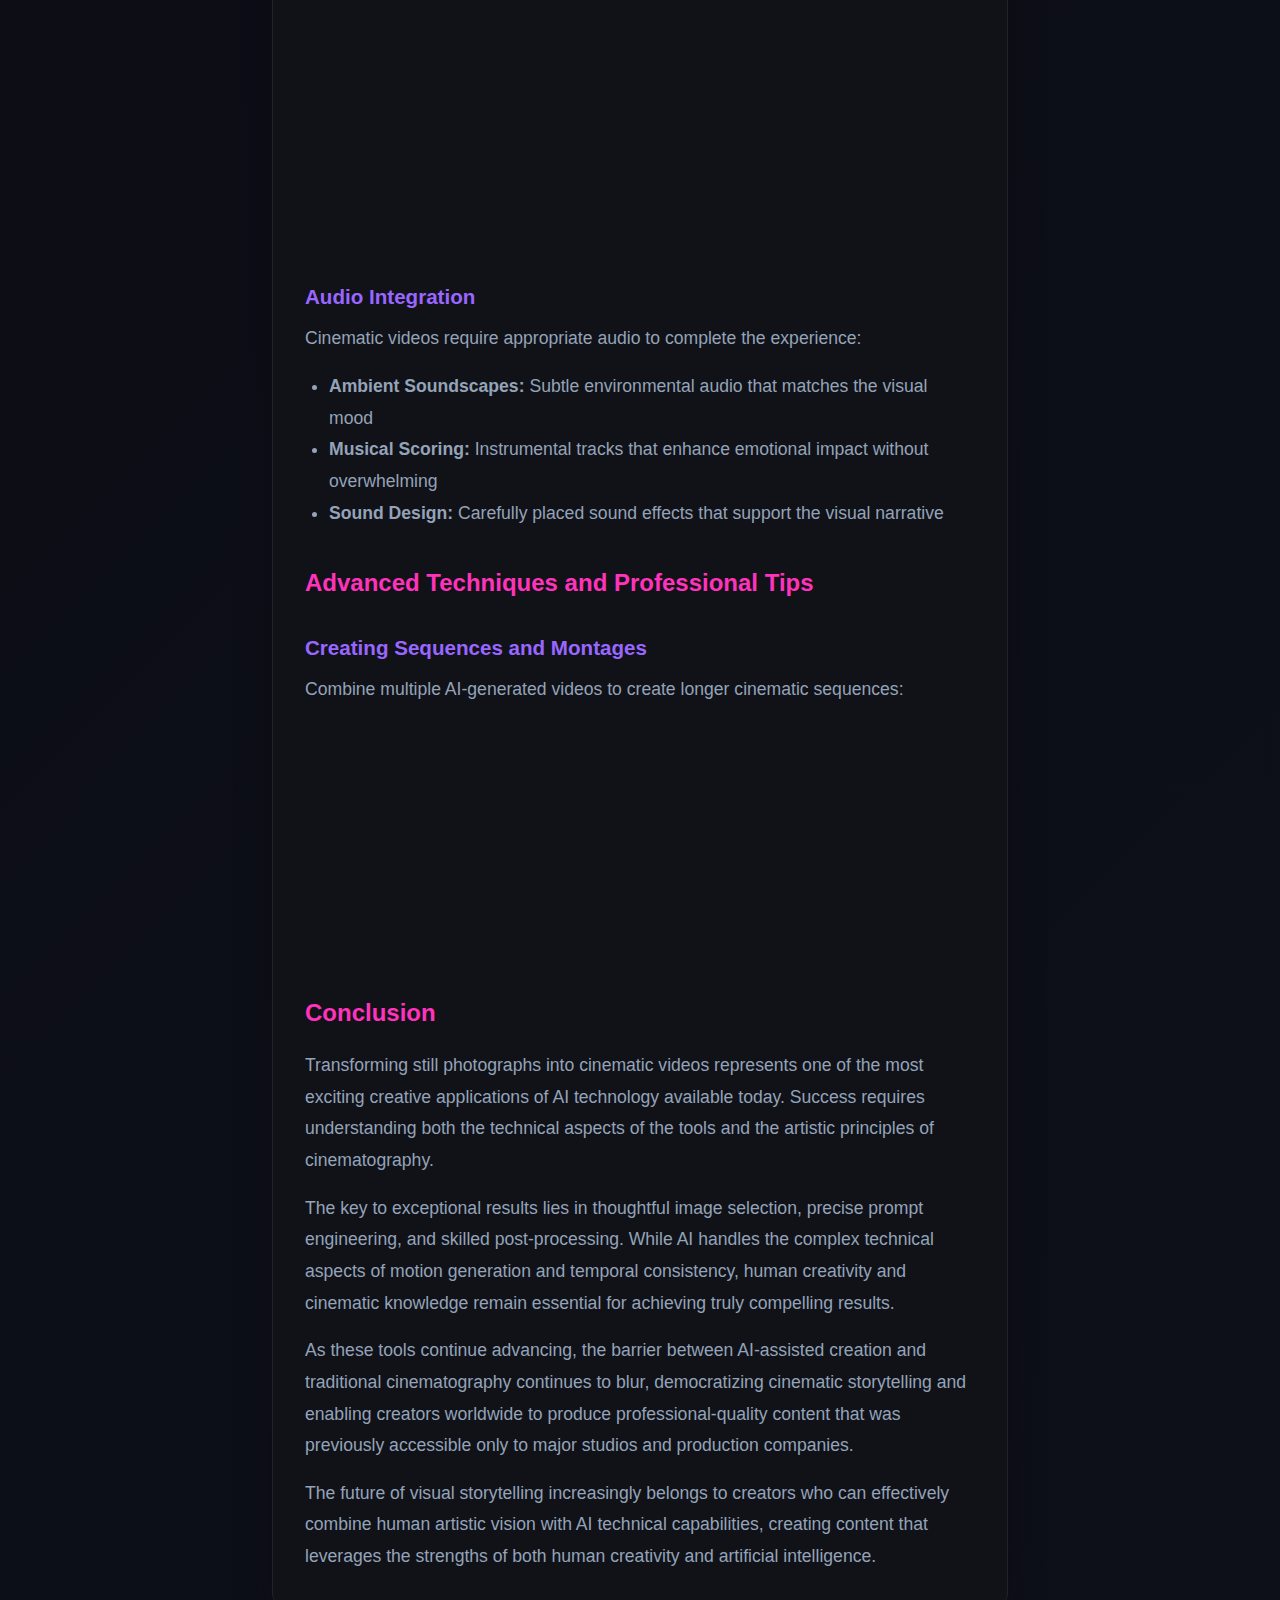
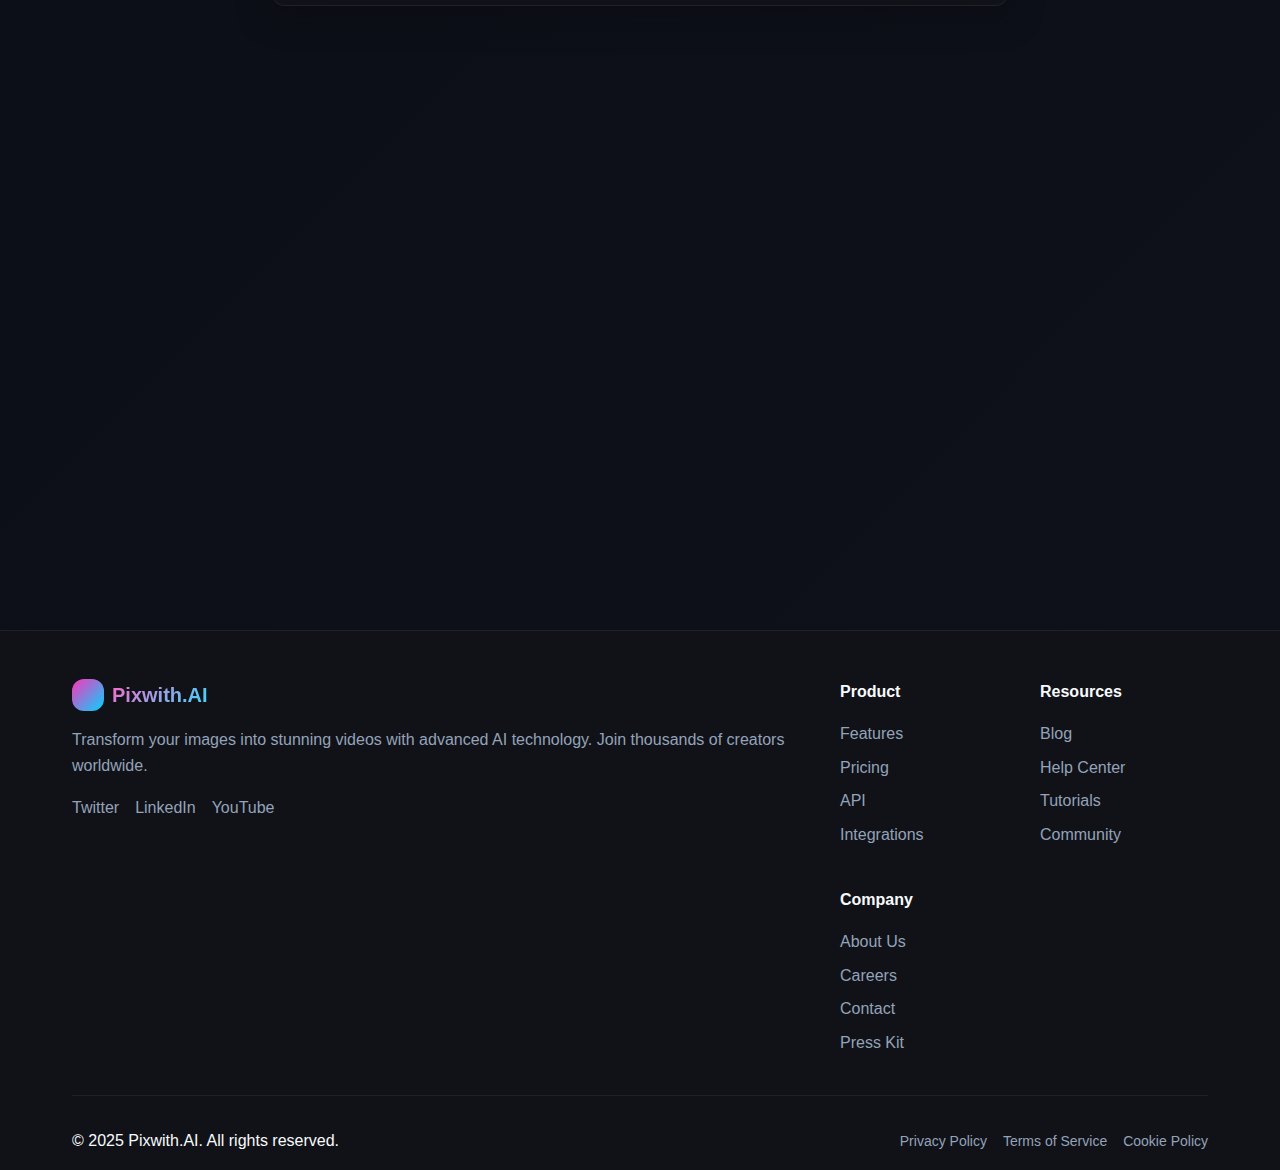
<file: blog-cinematic-video.html>
<!DOCTYPE html>
<html lang="en">
<head>
    <meta charset="UTF-8">
    <meta name="viewport" content="width=device-width, initial-scale=1.0">
    <title>Step-by-Step: How to Turn a Still Photo into a Cinematic Video - Pixwith.AI Blog</title>
    <meta name="description" content="Complete guide to creating cinematic videos from still photographs using AI technology. Professional techniques and step-by-step instructions.">
    <link rel="stylesheet" href="styles.css">
</head>
<body>
    <!-- Navigation -->
    <nav class="navigation">
        <div class="container">
            <div class="nav-content">
                <a href="index.html" class="nav-brand">
                    <div class="nav-logo"></div>
                    <span class="nav-title">Pixwith.AI</span>
                </a>
                
                <div class="nav-links">
                    <a href="index.html#features">Features</a>
                    <a href="index.html#how-it-works">How It Works</a>
                    <a href="index.html#pricing">Pricing</a>
                    <a href="blog.html">Blog</a>
                    <a href="index.html#faq">FAQ</a>
                </div>
                
                <div class="nav-actions">
                    <button class="btn btn-ghost">Sign In</button>
                    <a href="https://pixwith.ai/" target="_blank" rel="noopener noreferrer">
                        <button class="btn btn-primary">Get Started</button>
                    </a>
                </div>
            </div>
        </div>
    </nav>

    <!-- Article Header -->
    <section class="hero">
        <div class="container">
            <div class="hero-content" style="text-align: center;">
                <div class="hero-badge">🎬 Tutorial Guide</div>
                <h1 class="hero-title" style="font-size: 2.5rem;">Step-by-Step: How to Turn a Still Photo into a Cinematic Video</h1>
                <p class="hero-description">Creating cinematic videos from still photographs has become one of the most exciting applications of AI technology in 2025. Learn the complete process from start to finish.</p>
                <div style="display: flex; justify-content: center; gap: 2rem; margin-top: 2rem; flex-wrap: wrap; font-size: 0.875rem; color: var(--muted-foreground);">
                    <span>📅 Published: January 10, 2025</span>
                    <span>⏱️ 8 min read</span>
                    <span>👤 By Technical Team</span>
                </div>
            </div>
        </div>
    </section>

    <!-- Article Content -->
    <article class="section">
        <div class="container" style="max-width: 800px;">
            <div class="card card-large">
                <div class="card-content" style="line-height: 1.8; font-size: 1.1rem;">
                    <p>Creating cinematic videos from still photographs has become one of the most exciting applications of AI technology in 2025. What once required expensive equipment, extensive technical knowledge, and hours of post-production can now be accomplished in minutes using advanced AI tools. This comprehensive guide will walk you through every step of the process, from selecting the right photograph to delivering a professional-quality cinematic video that rivals traditional film production.</p>

                    <h2 style="color: var(--primary); margin: 2rem 0 1rem 0; font-size: 1.5rem;">Understanding Cinematic Quality</h2>
                    <p>Before diving into the technical process, it's essential to understand what makes a video "cinematic." Cinematic quality encompasses several key elements: dramatic lighting, smooth camera movements, emotional storytelling, professional color grading, and attention to composition. Traditional cinematography achieves these elements through careful planning, expensive equipment, and skilled technicians. AI video generation replicates these elements by analyzing successful cinematic patterns and applying them to still images.</p>

                    <div class="card" style="margin: 1rem 0; background: var(--muted);">
                        <div class="card-content">
                            <h4 style="color: var(--primary); margin-bottom: 0.5rem;">Key Cinematic Elements:</h4>
                            <ul style="padding-left: 1.5rem; color: var(--muted-foreground);">
                                <li>Dynamic camera movements (pans, tilts, zooms)</li>
                                <li>Atmospheric effects (fog, particle systems, lighting changes)</li>
                                <li>Depth perception and parallax effects</li>
                                <li>Emotional pacing and timing</li>
                                <li>Professional color palettes and grading</li>
                                <li>Natural motion that respects physics</li>
                            </ul>
                        </div>
                    </div>

                    <h2 style="color: var(--primary); margin: 2rem 0 1rem 0; font-size: 1.5rem;">Phase 1: Image Selection and Preparation</h2>

                    <h3 style="color: var(--accent); margin: 1.5rem 0 0.5rem 0;">Choosing the Right Photograph</h3>
                    <p>Not all photographs translate equally well to cinematic video. The most successful conversions start with images that already possess cinematic qualities or potential for dramatic enhancement.</p>

                    <div class="card" style="margin: 1rem 0; background: var(--muted);">
                        <div class="card-content">
                            <h4 style="color: var(--primary); margin-bottom: 0.5rem;">Ideal Image Characteristics:</h4>
                            
                            <h5 style="color: var(--accent); margin-top: 1rem;">Composition:</h5>
                            <p>Look for photographs with strong compositional elements such as leading lines, rule of thirds placement, and clear focal points. Images with foreground, middle ground, and background elements work exceptionally well because they provide natural depth layers for animation.</p>
                            
                            <h5 style="color: var(--accent); margin-top: 1rem;">Lighting:</h5>
                            <p>Dramatic lighting situations translate beautifully to video. Golden hour photography, moody indoor lighting, or high-contrast scenarios provide excellent foundations for cinematic enhancement.</p>
                            
                            <h5 style="color: var(--accent); margin-top: 1rem;">Subject Matter:</h5>
                            <p>Portraits with emotional expressions, landscapes with dynamic elements (clouds, water, vegetation), architectural photography with interesting geometries, and street photography with storytelling elements all work well.</p>
                            
                            <h5 style="color: var(--accent); margin-top: 1rem;">Technical Quality:</h5>
                            <p>Start with high-resolution images (minimum 2048x2048 pixels) that are sharp and properly exposed. Avoid heavily compressed or noisy images as these artifacts will be amplified in the video generation process.</p>
                        </div>
                    </div>

                    <h3 style="color: var(--accent); margin: 1.5rem 0 0.5rem 0;">Image Preprocessing Techniques</h3>
                    
                    <p><strong>Resolution Optimization:</strong> Upscale your image if necessary using AI-powered tools like Real-ESRGAN or Waifu2x. Aim for at least 1920x1080 for HD output or 3840x2160 for 4K results.</p>

                    <p><strong>Color Correction:</strong> Ensure proper white balance and exposure before processing. Many AI tools work better with well-balanced source material.</p>

                    <p><strong>Noise Reduction:</strong> Clean up any digital noise or grain that might interfere with the AI's analysis of the image structure.</p>

                    <h2 style="color: var(--primary); margin: 2rem 0 1rem 0; font-size: 1.5rem;">Phase 2: AI Tool Selection and Setup</h2>

                    <h3 style="color: var(--accent); margin: 1.5rem 0 0.5rem 0;">Platform Comparison for Cinematic Results</h3>
                    
                    <div class="card" style="margin: 1rem 0; background: var(--muted);">
                        <div class="card-content">
                            <h4 style="color: var(--primary); margin-bottom: 0.5rem;">Pixwith.AI - Best for Professional Cinematic Quality</h4>
                            <p>Pixwith.AI excels at creating cinematic motion with its MotionFlow™ algorithm specifically trained on cinematic sequences. The platform offers:</p>
                            <ul style="padding-left: 1rem; color: var(--muted-foreground);">
                                <li>Cinematic motion presets (slow zoom, dramatic pan, parallax effects)</li>
                                <li>Professional color grading options</li>
                                <li>Temporal consistency that maintains cinematic flow</li>
                                <li>High-resolution output up to 4K</li>
                            </ul>
                        </div>
                    </div>

                    <h2 style="color: var(--primary); margin: 2rem 0 1rem 0; font-size: 1.5rem;">Phase 3: Prompt Engineering for Cinematic Results</h2>

                    <p>The key to achieving cinematic quality lies in crafting prompts that communicate your artistic vision effectively to the AI system.</p>

                    <div class="card" style="margin: 1rem 0; background: var(--muted);">
                        <div class="card-content">
                            <h4 style="color: var(--primary); margin-bottom: 0.5rem;">Cinematic Prompt Structure:</h4>
                            <p><strong>Basic Template:</strong> [Subject Description] + [Camera Movement] + [Atmosphere/Mood] + [Cinematic Style] + [Technical Specifications]</p>
                            
                            <h5 style="color: var(--accent); margin-top: 1rem;">Example Prompts:</h5>
                            <ul style="padding-left: 1rem; color: var(--muted-foreground);">
                                <li><strong>Portrait:</strong> "Dramatic close-up portrait, slow push-in camera movement, moody film noir lighting, cinematic depth of field, 24fps film look"</li>
                                <li><strong>Landscape:</strong> "Epic mountain landscape, sweeping lateral camera movement, golden hour atmospheric haze, Terrence Malick style cinematography, anamorphic lens flares"</li>
                                <li><strong>Architecture:</strong> "Gothic cathedral interior, upward tilting camera movement, dramatic chiaroscuro lighting, Kubrick-style symmetrical composition, deep focus"</li>
                            </ul>
                        </div>
                    </div>

                    <h2 style="color: var(--primary); margin: 2rem 0 1rem 0; font-size: 1.5rem;">Phase 4: Generation and Iteration</h2>

                    <h3 style="color: var(--accent); margin: 1.5rem 0 0.5rem 0;">First Generation and Assessment</h3>
                    <p>Generate your first video and evaluate it against cinematic standards:</p>

                    <div class="card" style="margin: 1rem 0; background: var(--muted);">
                        <div class="card-content">
                            <h4 style="color: var(--primary); margin-bottom: 0.5rem;">Quality Assessment Checklist:</h4>
                            <ul style="padding-left: 1.5rem; color: var(--muted-foreground);">
                                <li><strong>Motion Quality:</strong> Smooth, natural movement without jitter or artifacts</li>
                                <li><strong>Temporal Consistency:</strong> Consistent lighting and color throughout the sequence</li>
                                <li><strong>Cinematic Feel:</strong> Professional camera movement that enhances the story</li>
                                <li><strong>Technical Quality:</strong> Sharp details and proper resolution</li>
                                <li><strong>Emotional Impact:</strong> The movement serves the mood and narrative</li>
                            </ul>
                        </div>
                    </div>

                    <h3 style="color: var(--accent); margin: 1.5rem 0 0.5rem 0;">Iteration and Refinement</h3>
                    <p>Most cinematic results require multiple iterations. Use these strategies for improvement:</p>

                    <ul style="padding-left: 1.5rem; color: var(--muted-foreground); margin: 1rem 0;">
                        <li><strong>Adjust Motion Intensity:</strong> Subtle movements often appear more cinematic than dramatic ones</li>
                        <li><strong>Refine Prompts:</strong> Add specific cinematographer names or film references for style guidance</li>
                        <li><strong>Experiment with Duration:</strong> Different video lengths can dramatically change the cinematic impact</li>
                        <li><strong>Test Multiple Variations:</strong> Generate several versions and select the most compelling result</li>
                    </ul>

                    <h2 style="color: var(--primary); margin: 2rem 0 1rem 0; font-size: 1.5rem;">Phase 5: Post-Processing and Enhancement</h2>

                    <h3 style="color: var(--accent); margin: 1.5rem 0 0.5rem 0;">Color Grading for Cinematic Look</h3>
                    <p>Professional color grading transforms good AI-generated videos into cinematic masterpieces:</p>

                    <div class="card" style="margin: 1rem 0; background: var(--muted);">
                        <div class="card-content">
                            <h4 style="color: var(--primary); margin-bottom: 0.5rem;">Essential Color Grading Techniques:</h4>
                            <ul style="padding-left: 1.5rem; color: var(--muted-foreground);">
                                <li><strong>Cinematic Color Palettes:</strong> Orange and teal, desaturated earth tones, or high-contrast monochromatic schemes</li>
                                <li><strong>Film Emulation:</strong> Apply LUTs (Look-Up Tables) that emulate classic film stocks</li>
                                <li><strong>Contrast Enhancement:</strong> Increase contrast while maintaining detail in shadows and highlights</li>
                                <li><strong>Saturation Control:</strong> Selectively desaturate colors for a more sophisticated, cinematic appearance</li>
                            </ul>
                        </div>
                    </div>

                    <h3 style="color: var(--accent); margin: 1.5rem 0 0.5rem 0;">Audio Integration</h3>
                    <p>Cinematic videos require appropriate audio to complete the experience:</p>

                    <ul style="padding-left: 1.5rem; color: var(--muted-foreground); margin: 1rem 0;">
                        <li><strong>Ambient Soundscapes:</strong> Subtle environmental audio that matches the visual mood</li>
                        <li><strong>Musical Scoring:</strong> Instrumental tracks that enhance emotional impact without overwhelming</li>
                        <li><strong>Sound Design:</strong> Carefully placed sound effects that support the visual narrative</li>
                    </ul>

                    <h2 style="color: var(--primary); margin: 2rem 0 1rem 0; font-size: 1.5rem;">Advanced Techniques and Professional Tips</h2>

                    <h3 style="color: var(--accent); margin: 1.5rem 0 0.5rem 0;">Creating Sequences and Montages</h3>
                    <p>Combine multiple AI-generated videos to create longer cinematic sequences:</p>

                    <div class="card" style="margin: 1rem 0; background: var(--muted);">
                        <div class="card-content">
                            <h4 style="color: var(--primary); margin-bottom: 0.5rem;">Sequence Planning:</h4>
                            <ul style="padding-left: 1.5rem; color: var(--muted-foreground);">
                                <li><strong>Establishing Shots:</strong> Wide shots that set the scene and context</li>
                                <li><strong>Medium Shots:</strong> Character or subject-focused shots that build narrative</li>
                                <li><strong>Close-ups:</strong> Detail shots that provide emotional intensity or important information</li>
                                <li><strong>Transition Planning:</strong> Ensure smooth cuts between AI-generated segments</li>
                            </ul>
                        </div>
                    </div>

                    <h2 style="color: var(--primary); margin: 2rem 0 1rem 0; font-size: 1.5rem;">Conclusion</h2>
                    <p>Transforming still photographs into cinematic videos represents one of the most exciting creative applications of AI technology available today. Success requires understanding both the technical aspects of the tools and the artistic principles of cinematography.</p>

                    <p>The key to exceptional results lies in thoughtful image selection, precise prompt engineering, and skilled post-processing. While AI handles the complex technical aspects of motion generation and temporal consistency, human creativity and cinematic knowledge remain essential for achieving truly compelling results.</p>

                    <p>As these tools continue advancing, the barrier between AI-assisted creation and traditional cinematography continues to blur, democratizing cinematic storytelling and enabling creators worldwide to produce professional-quality content that was previously accessible only to major studios and production companies.</p>

                    <p>The future of visual storytelling increasingly belongs to creators who can effectively combine human artistic vision with AI technical capabilities, creating content that leverages the strengths of both human creativity and artificial intelligence.</p>
                </div>
            </div>

            <!-- CTA Section -->
            <div class="card card-large" style="text-align: center; margin-top: 3rem; background: var(--gradient-primary);">
                <h3 style="color: white; margin-bottom: 1rem;">Create Your First Cinematic Video</h3>
                <p style="color: white; opacity: 0.9; margin-bottom: 1.5rem;">Transform your photos into professional cinematic videos with Pixwith.AI's advanced technology.</p>
                <a href="https://pixwith.ai/" target="_blank" rel="noopener noreferrer">
                    <button class="btn" style="background: white; color: var(--primary); font-weight: 600;">Start Creating</button>
                </a>
            </div>

            <!-- Related Articles -->
            <div class="card" style="margin-top: 2rem;">
                <h3 class="card-title">Related Articles</h3>
                <div class="card-content">
                    <div style="display: grid; gap: 1rem;">
                        <a href="blog-best-ai-tools.html" style="text-decoration: none; color: var(--primary);">🤖 Best AI Tools to Animate Images into Videos (2025 Guide)</a>
                        <a href="blog-social-media-marketing.html" style="text-decoration: none; color: var(--primary);">📱 How Image to Video AI is Transforming Social Media Marketing</a>
                        <a href="blog-coming-soon.html" style="text-decoration: none; color: var(--primary);">💡 The Psychology Behind Why Animated Images Perform Better</a>
                    </div>
                </div>
            </div>
        </div>
    </article>

    <!-- Footer -->
    <footer class="footer">
        <div class="container">
            <div class="footer-content">
                <div class="footer-brand">
                    <div class="footer-logo">
                        <div class="nav-logo"></div>
                        <span class="nav-title">Pixwith.AI</span>
                    </div>
                    <p class="footer-description">Transform your images into stunning videos with advanced AI technology. Join thousands of creators worldwide.</p>
                    <div class="social-links">
                        <a href="#" class="social-link">Twitter</a>
                        <a href="#" class="social-link">LinkedIn</a>
                        <a href="#" class="social-link">YouTube</a>
                    </div>
                </div>
                
                <div class="footer-links">
                    <div class="footer-column">
                        <h4>Product</h4>
                        <a href="index.html#features">Features</a>
                        <a href="index.html#pricing">Pricing</a>
                        <a href="/api">API</a>
                        <a href="/integrations">Integrations</a>
                    </div>
                    
                    <div class="footer-column">
                        <h4>Resources</h4>
                        <a href="blog.html">Blog</a>
                        <a href="/help">Help Center</a>
                        <a href="/tutorials">Tutorials</a>
                        <a href="/community">Community</a>
                    </div>
                    
                    <div class="footer-column">
                        <h4>Company</h4>
                        <a href="/about">About Us</a>
                        <a href="/careers">Careers</a>
                        <a href="/contact">Contact</a>
                        <a href="/press">Press Kit</a>
                    </div>
                </div>
            </div>
            
            <div class="footer-bottom">
                <p>&copy; 2025 Pixwith.AI. All rights reserved.</p>
                <div class="footer-legal">
                    <a href="/privacy">Privacy Policy</a>
                    <a href="/terms">Terms of Service</a>
                    <a href="/cookies">Cookie Policy</a>
                </div>
            </div>
        </div>
    </footer>

    <script src="script.js"></script>
</body>
</html>
</file>
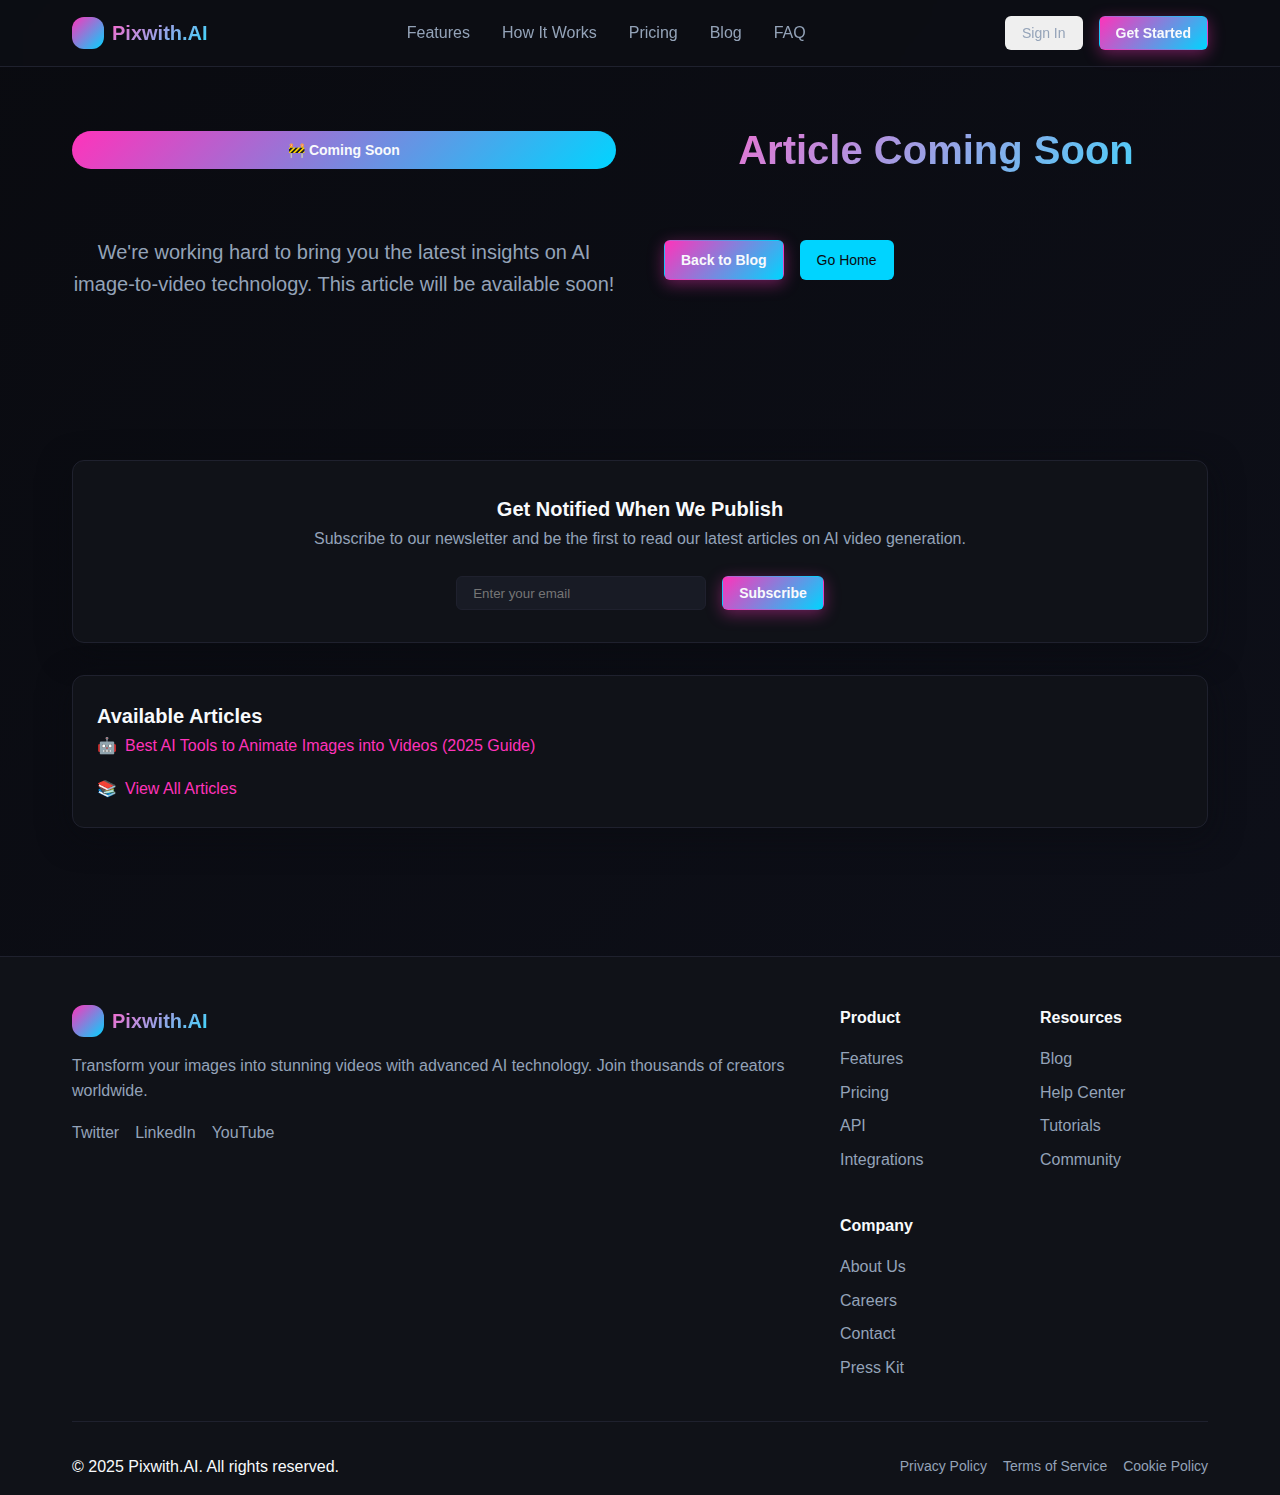
<file: blog-coming-soon.html>
<!DOCTYPE html>
<html lang="en">
<head>
    <meta charset="UTF-8">
    <meta name="viewport" content="width=device-width, initial-scale=1.0">
    <title>Coming Soon - Pixwith.AI Blog</title>
    <meta name="description" content="This article is coming soon. Stay tuned for more insights on AI image-to-video technology.">
    <link rel="stylesheet" href="styles.css">
</head>
<body>
    <!-- Navigation -->
    <nav class="navigation">
        <div class="container">
            <div class="nav-content">
                <a href="index.html" class="nav-brand">
                    <div class="nav-logo"></div>
                    <span class="nav-title">Pixwith.AI</span>
                </a>
                
                <div class="nav-links">
                    <a href="index.html#features">Features</a>
                    <a href="index.html#how-it-works">How It Works</a>
                    <a href="index.html#pricing">Pricing</a>
                    <a href="blog.html">Blog</a>
                    <a href="index.html#faq">FAQ</a>
                </div>
                
                <div class="nav-actions">
                    <button class="btn btn-ghost">Sign In</button>
                    <a href="https://pixwith.ai/" target="_blank" rel="noopener noreferrer">
                        <button class="btn btn-primary">Get Started</button>
                    </a>
                </div>
            </div>
        </div>
    </nav>

    <!-- Coming Soon Content -->
    <section class="hero">
        <div class="container">
            <div class="hero-content" style="text-align: center;">
                <div class="hero-badge">🚧 Coming Soon</div>
                <h1 class="hero-title" style="font-size: 2.5rem;">Article Coming Soon</h1>
                <p class="hero-description">We're working hard to bring you the latest insights on AI image-to-video technology. This article will be available soon!</p>
                
                <div class="hero-actions">
                    <a href="blog.html" class="btn btn-primary">Back to Blog</a>
                    <a href="index.html" class="btn btn-secondary">Go Home</a>
                </div>
            </div>
        </div>
    </section>

    <!-- Newsletter Signup -->
    <section class="section">
        <div class="container">
            <div class="card card-large" style="text-align: center;">
                <h3 class="card-title">Get Notified When We Publish</h3>
                <div class="card-content">
                    <p>Subscribe to our newsletter and be the first to read our latest articles on AI video generation.</p>
                    <div style="display: flex; gap: 1rem; justify-content: center; margin-top: 1.5rem; flex-wrap: wrap;">
                        <input type="email" placeholder="Enter your email" style="padding: 0.5rem 1rem; border: 1px solid var(--border); border-radius: 0.375rem; background: var(--input); color: var(--foreground); min-width: 250px;">
                        <button class="btn btn-primary">Subscribe</button>
                    </div>
                </div>
            </div>

            <!-- Available Articles -->
            <div class="card" style="margin-top: 2rem;">
                <h3 class="card-title">Available Articles</h3>
                <div class="card-content">
                    <div style="display: grid; gap: 1rem;">
                        <a href="blog-best-ai-tools.html" style="text-decoration: none; color: var(--primary); display: flex; align-items: center; gap: 0.5rem;">
                            <span>🤖</span>
                            <span>Best AI Tools to Animate Images into Videos (2025 Guide)</span>
                        </a>
                        <a href="blog.html" style="text-decoration: none; color: var(--primary); display: flex; align-items: center; gap: 0.5rem;">
                            <span>📚</span>
                            <span>View All Articles</span>
                        </a>
                    </div>
                </div>
            </div>
        </div>
    </section>

    <!-- Footer -->
    <footer class="footer">
        <div class="container">
            <div class="footer-content">
                <div class="footer-brand">
                    <div class="footer-logo">
                        <div class="nav-logo"></div>
                        <span class="nav-title">Pixwith.AI</span>
                    </div>
                    <p class="footer-description">Transform your images into stunning videos with advanced AI technology. Join thousands of creators worldwide.</p>
                    <div class="social-links">
                        <a href="#" class="social-link">Twitter</a>
                        <a href="#" class="social-link">LinkedIn</a>
                        <a href="#" class="social-link">YouTube</a>
                    </div>
                </div>
                
                <div class="footer-links">
                    <div class="footer-column">
                        <h4>Product</h4>
                        <a href="index.html#features">Features</a>
                        <a href="index.html#pricing">Pricing</a>
                        <a href="/api">API</a>
                        <a href="/integrations">Integrations</a>
                    </div>
                    
                    <div class="footer-column">
                        <h4>Resources</h4>
                        <a href="blog.html">Blog</a>
                        <a href="/help">Help Center</a>
                        <a href="/tutorials">Tutorials</a>
                        <a href="/community">Community</a>
                    </div>
                    
                    <div class="footer-column">
                        <h4>Company</h4>
                        <a href="/about">About Us</a>
                        <a href="/careers">Careers</a>
                        <a href="/contact">Contact</a>
                        <a href="/press">Press Kit</a>
                    </div>
                </div>
            </div>
            
            <div class="footer-bottom">
                <p>&copy; 2025 Pixwith.AI. All rights reserved.</p>
                <div class="footer-legal">
                    <a href="/privacy">Privacy Policy</a>
                    <a href="/terms">Terms of Service</a>
                    <a href="/cookies">Cookie Policy</a>
                </div>
            </div>
        </div>
    </footer>

    <script src="script.js"></script>
</body>
</html>
</file>
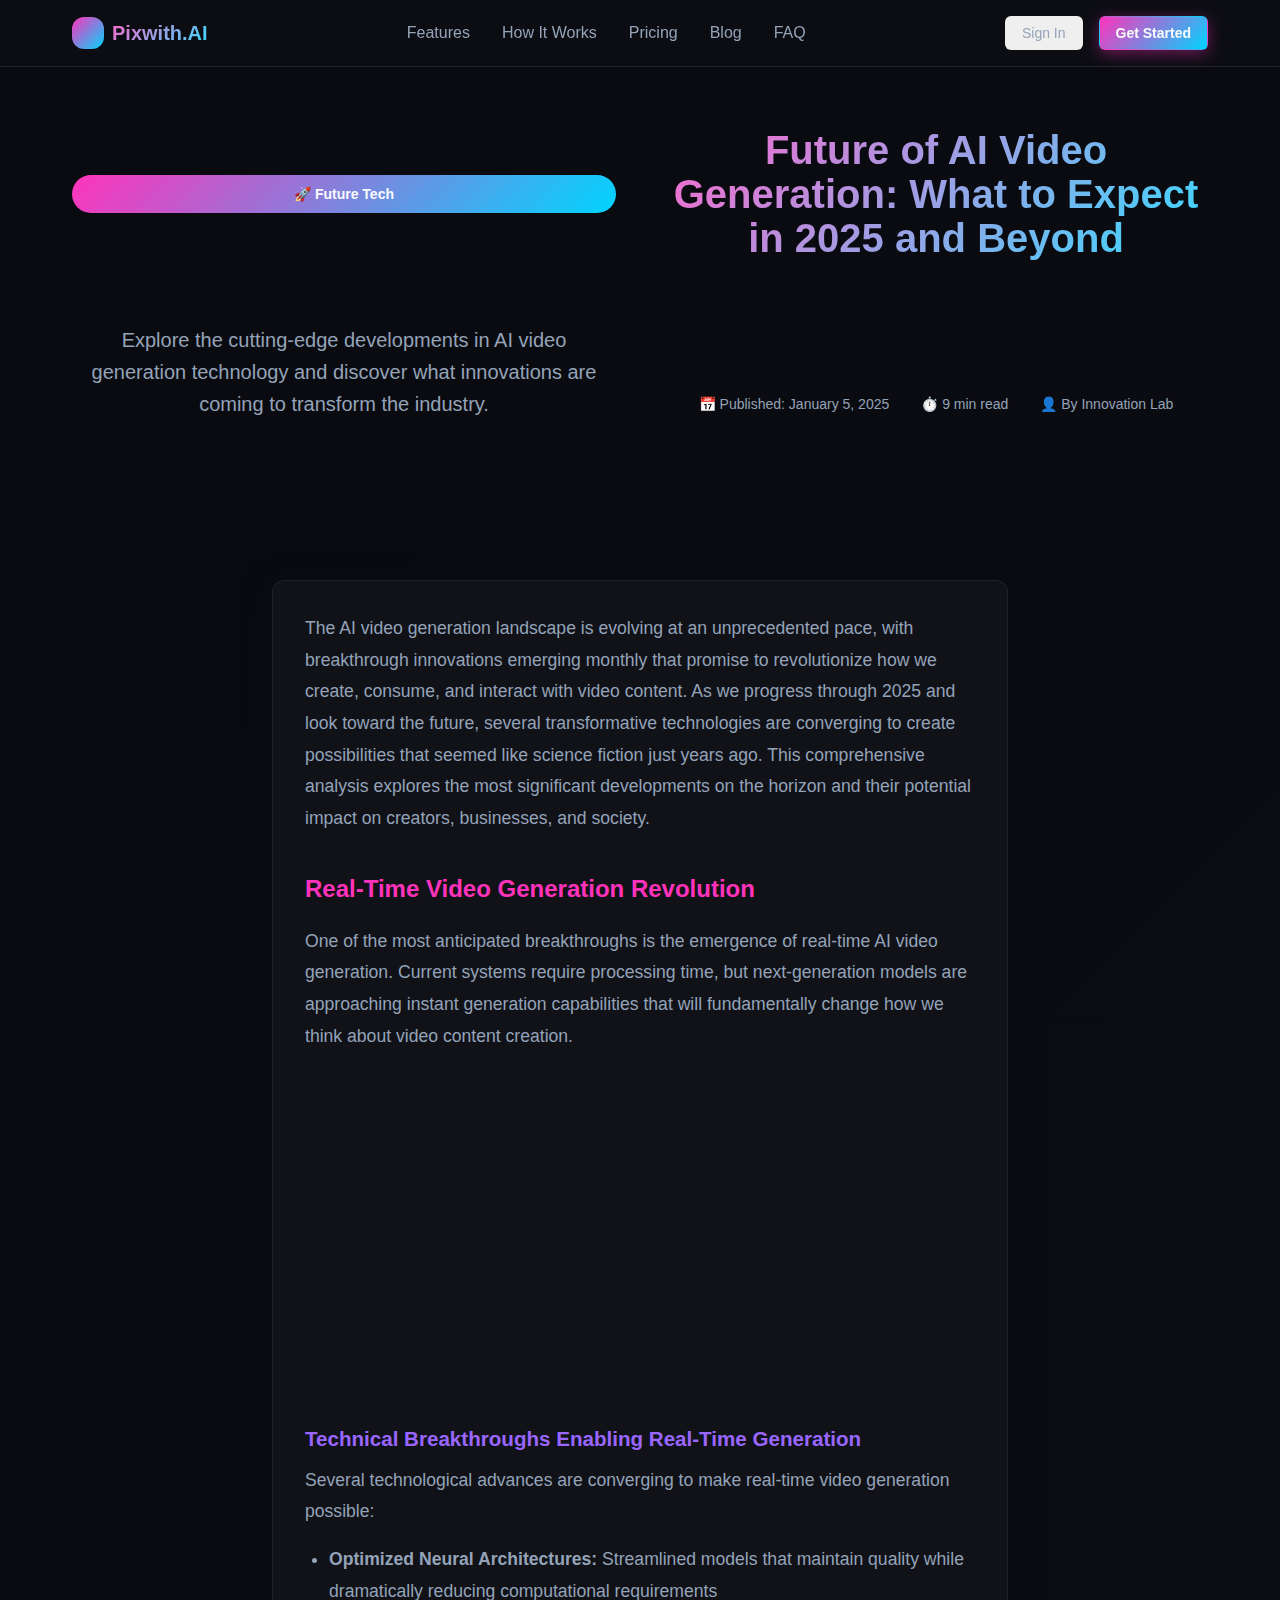
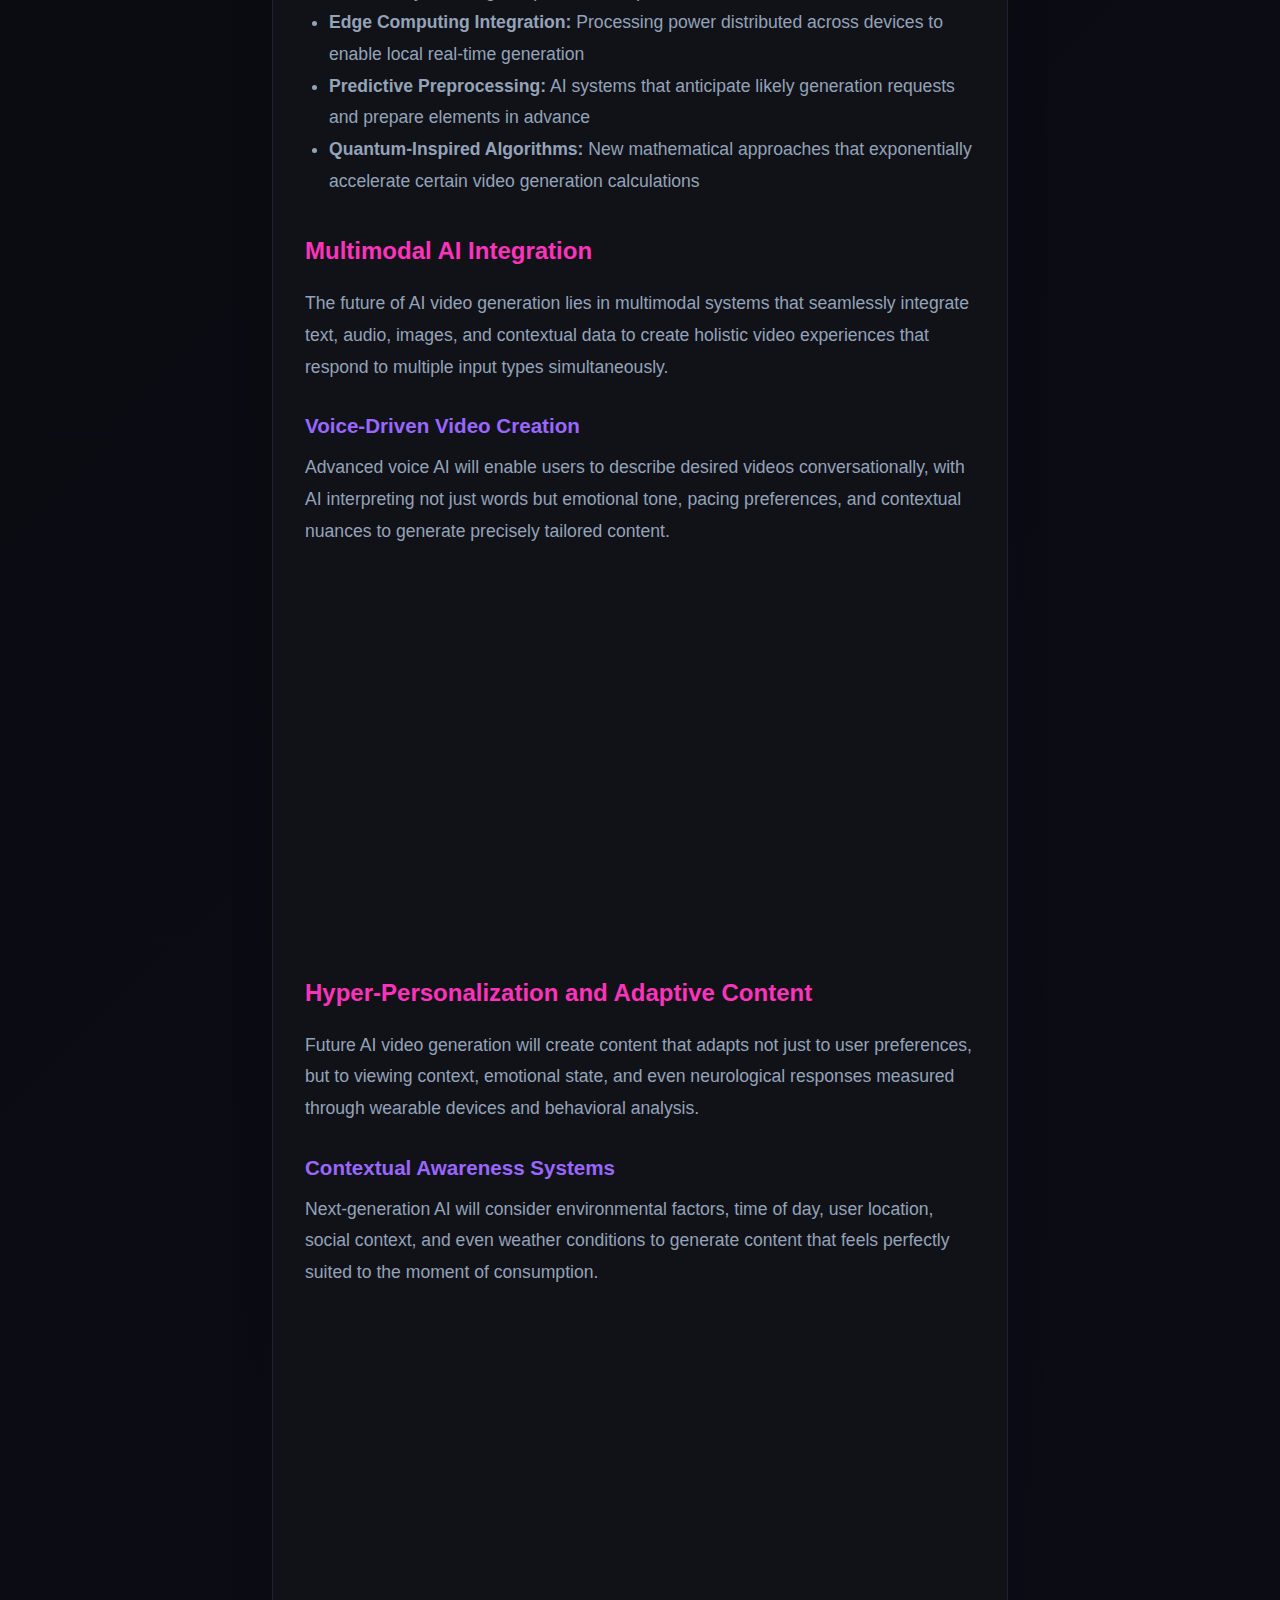
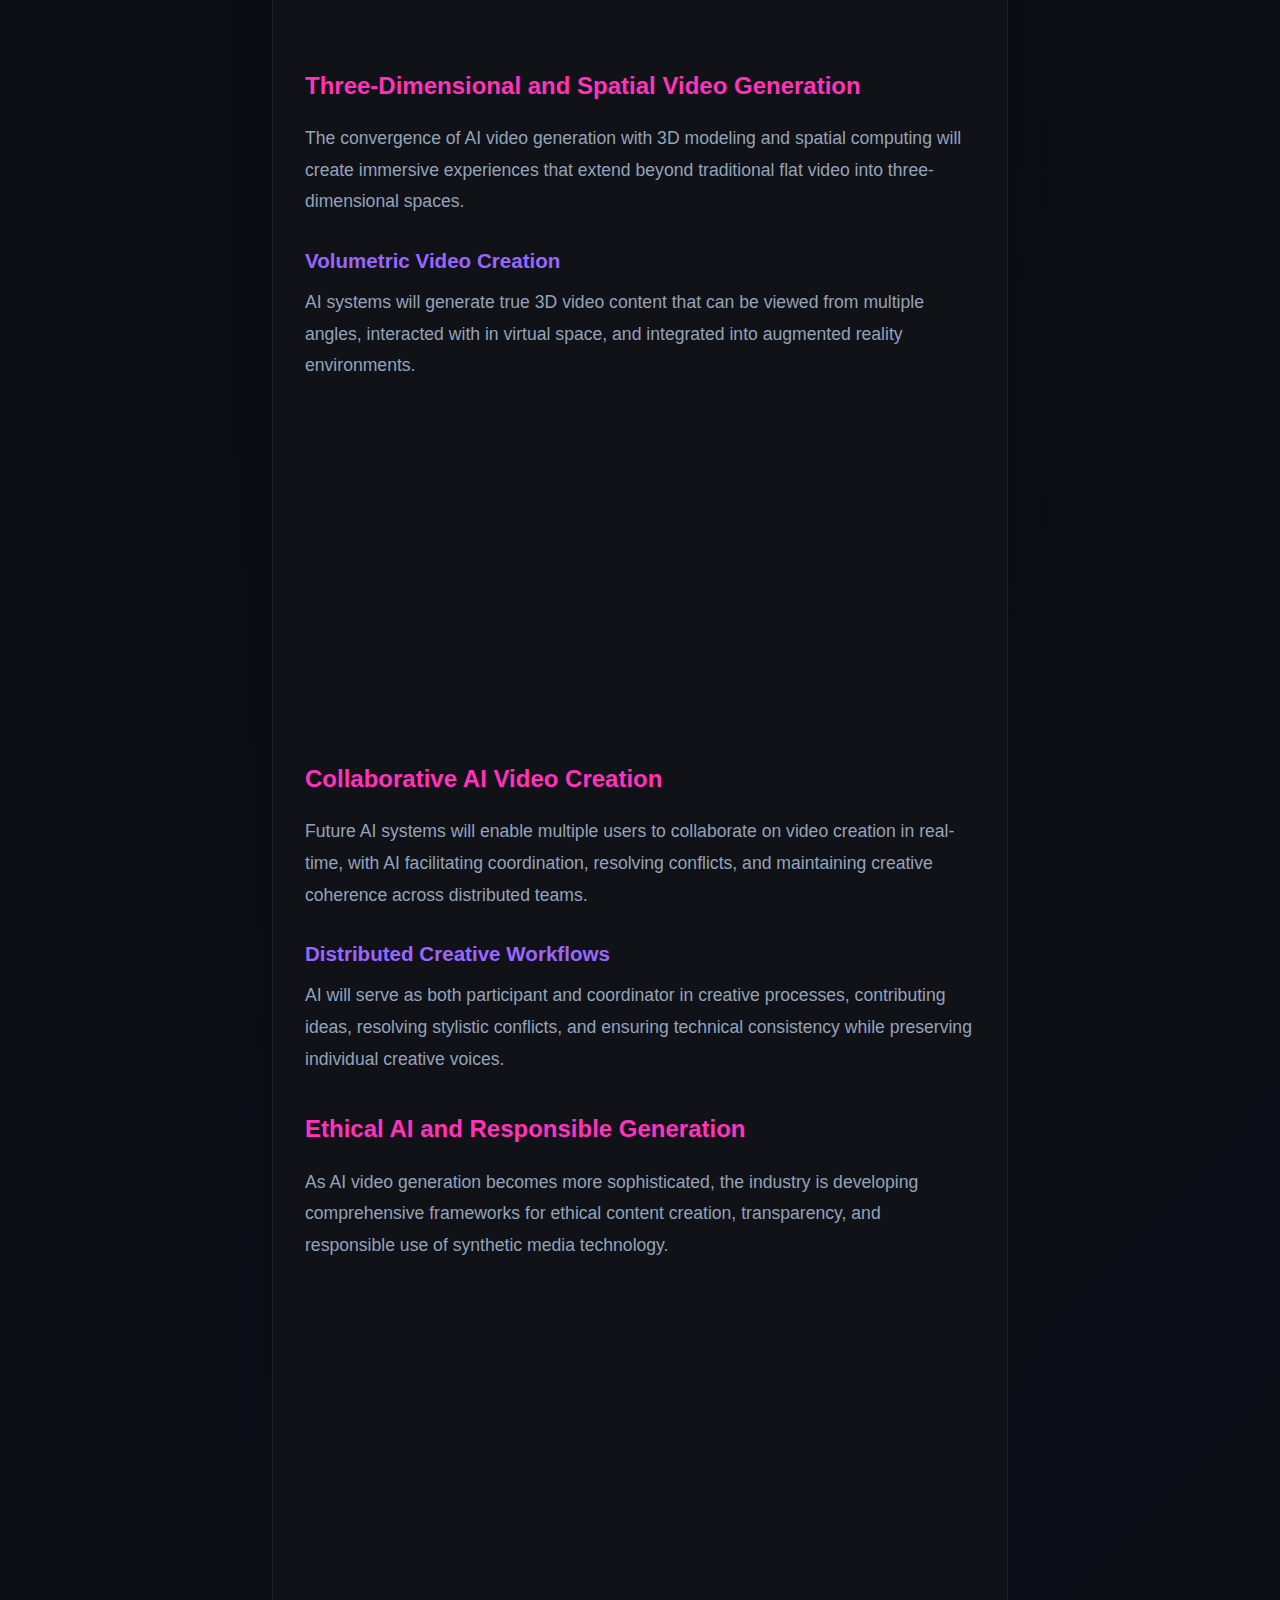
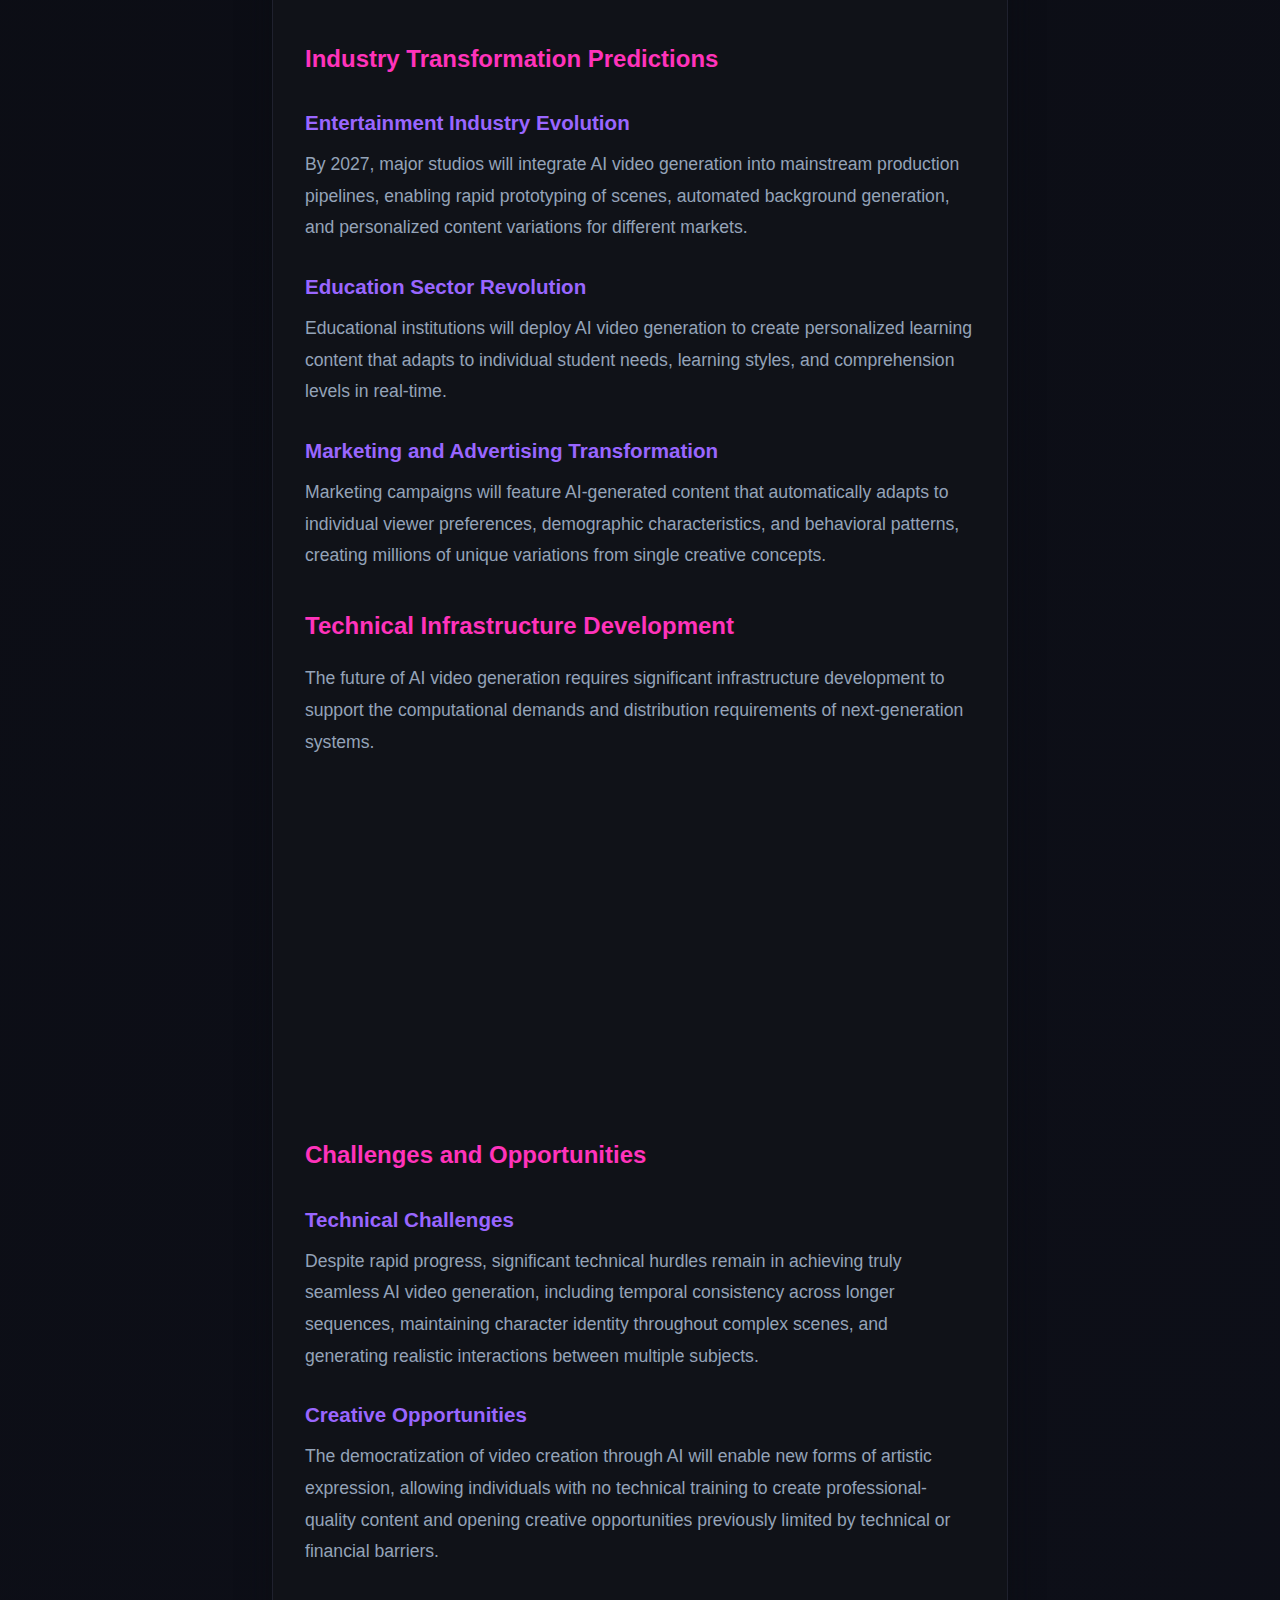
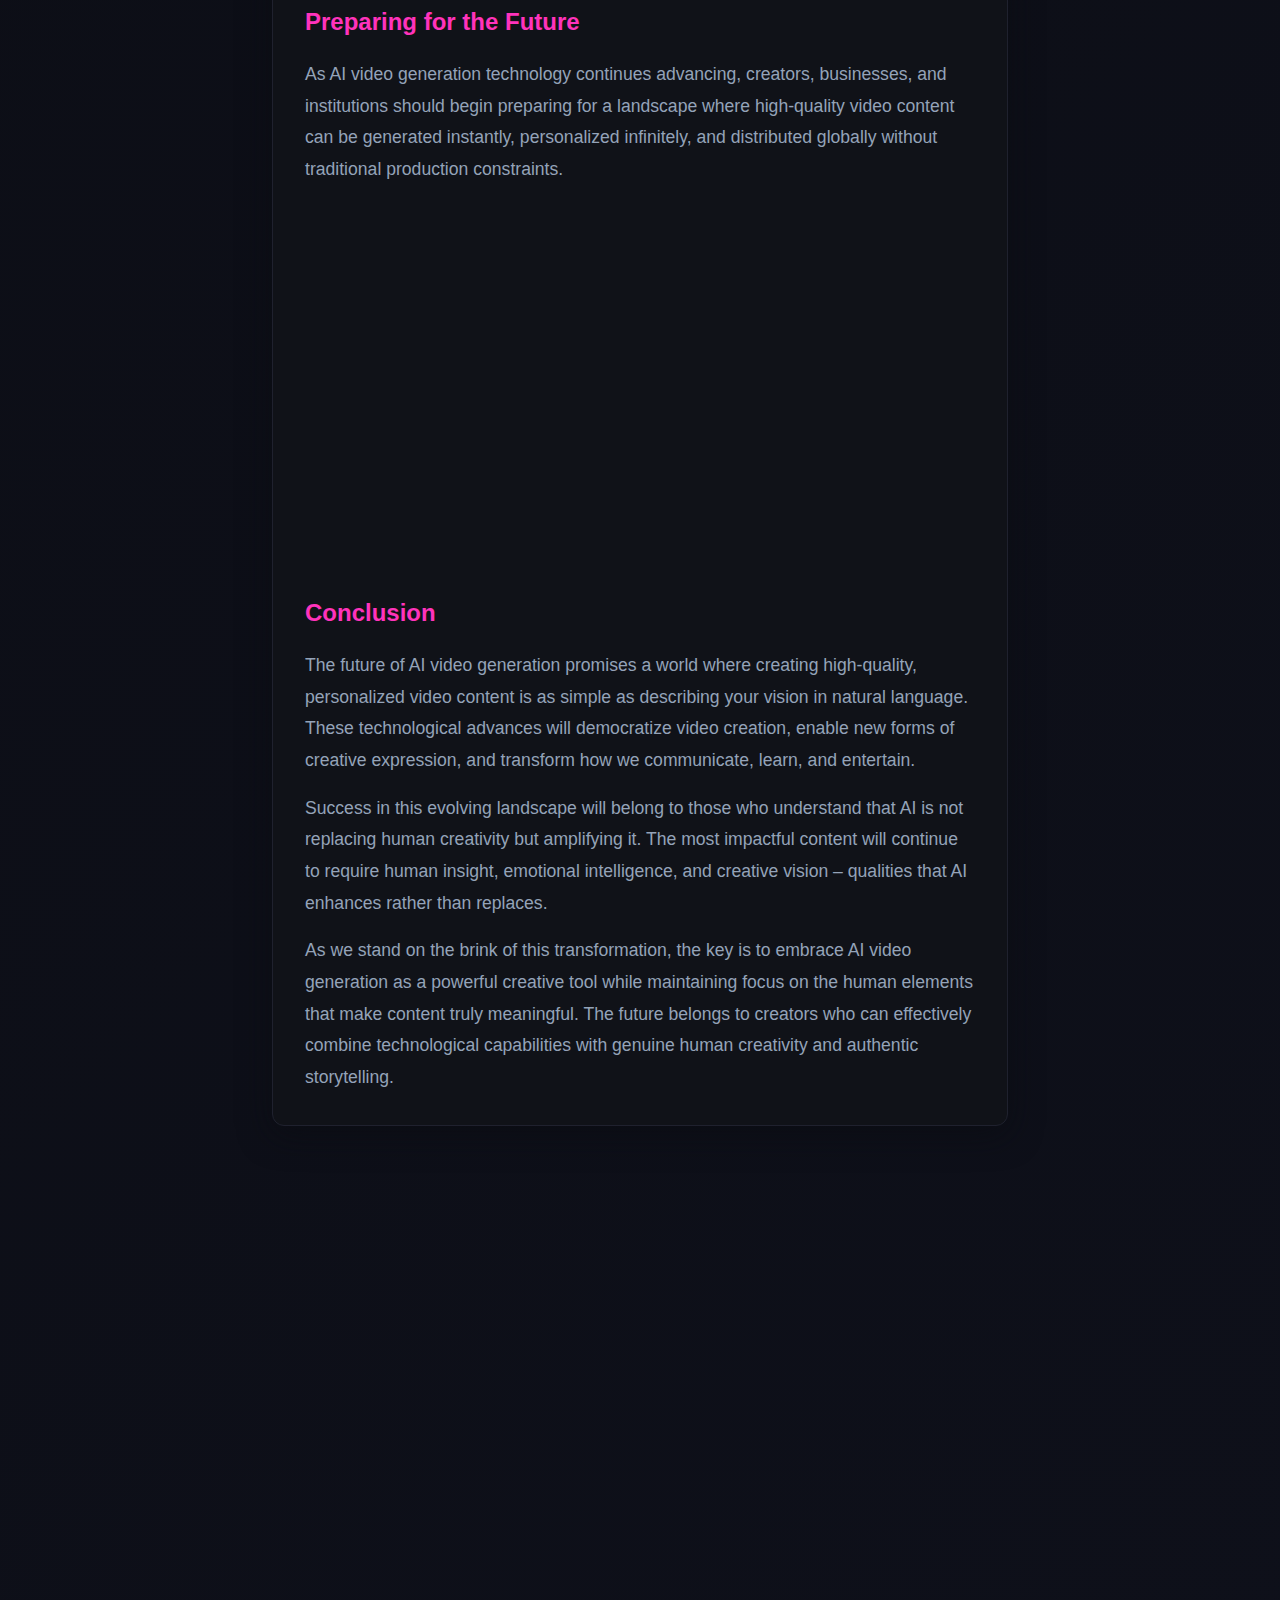
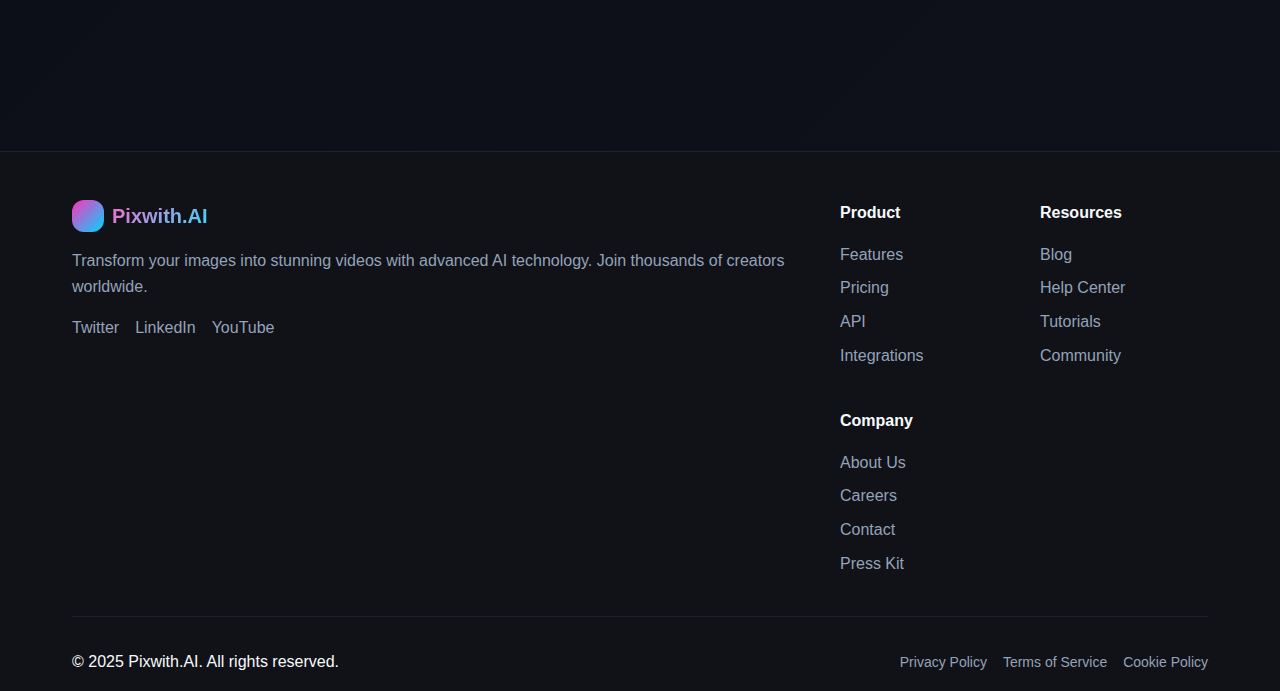
<file: blog-future-ai-video.html>
<!DOCTYPE html>
<html lang="en">
<head>
    <meta charset="UTF-8">
    <meta name="viewport" content="width=device-width, initial-scale=1.0">
    <title>Future of AI Video Generation: What to Expect in 2025 and Beyond - Pixwith.AI Blog</title>
    <meta name="description" content="Explore cutting-edge developments in AI video generation technology and discover what innovations are coming to the industry.">
    <link rel="stylesheet" href="styles.css">
</head>
<body>
    <!-- Navigation -->
    <nav class="navigation">
        <div class="container">
            <div class="nav-content">
                <a href="index.html" class="nav-brand">
                    <div class="nav-logo"></div>
                    <span class="nav-title">Pixwith.AI</span>
                </a>
                
                <div class="nav-links">
                    <a href="index.html#features">Features</a>
                    <a href="index.html#how-it-works">How It Works</a>
                    <a href="index.html#pricing">Pricing</a>
                    <a href="blog.html">Blog</a>
                    <a href="index.html#faq">FAQ</a>
                </div>
                
                <div class="nav-actions">
                    <button class="btn btn-ghost">Sign In</button>
                    <a href="https://pixwith.ai/" target="_blank" rel="noopener noreferrer">
                        <button class="btn btn-primary">Get Started</button>
                    </a>
                </div>
            </div>
        </div>
    </nav>

    <!-- Article Header -->
    <section class="hero">
        <div class="container">
            <div class="hero-content" style="text-align: center;">
                <div class="hero-badge">🚀 Future Tech</div>
                <h1 class="hero-title" style="font-size: 2.5rem;">Future of AI Video Generation: What to Expect in 2025 and Beyond</h1>
                <p class="hero-description">Explore the cutting-edge developments in AI video generation technology and discover what innovations are coming to transform the industry.</p>
                <div style="display: flex; justify-content: center; gap: 2rem; margin-top: 2rem; flex-wrap: wrap; font-size: 0.875rem; color: var(--muted-foreground);">
                    <span>📅 Published: January 5, 2025</span>
                    <span>⏱️ 9 min read</span>
                    <span>👤 By Innovation Lab</span>
                </div>
            </div>
        </div>
    </section>

    <!-- Article Content -->
    <article class="section">
        <div class="container" style="max-width: 800px;">
            <div class="card card-large">
                <div class="card-content" style="line-height: 1.8; font-size: 1.1rem;">
                    <p>The AI video generation landscape is evolving at an unprecedented pace, with breakthrough innovations emerging monthly that promise to revolutionize how we create, consume, and interact with video content. As we progress through 2025 and look toward the future, several transformative technologies are converging to create possibilities that seemed like science fiction just years ago. This comprehensive analysis explores the most significant developments on the horizon and their potential impact on creators, businesses, and society.</p>

                    <h2 style="color: var(--primary); margin: 2rem 0 1rem 0; font-size: 1.5rem;">Real-Time Video Generation Revolution</h2>
                    <p>One of the most anticipated breakthroughs is the emergence of real-time AI video generation. Current systems require processing time, but next-generation models are approaching instant generation capabilities that will fundamentally change how we think about video content creation.</p>

                    <div class="card" style="margin: 1rem 0; background: var(--muted);">
                        <div class="card-content">
                            <h4 style="color: var(--primary); margin-bottom: 0.5rem;">Real-Time Capabilities in Development:</h4>
                            <ul style="padding-left: 1.5rem; color: var(--muted-foreground);">
                                <li><strong>Live Stream Enhancement:</strong> Real-time conversion of static elements into dynamic backgrounds during live broadcasts</li>
                                <li><strong>Interactive Content:</strong> Instant video generation based on user inputs or choices during gameplay or presentations</li>
                                <li><strong>Dynamic Advertising:</strong> Advertisements that generate custom video content based on viewer demographics and preferences</li>
                                <li><strong>Virtual Event Transformation:</strong> Converting static presentation slides into engaging animated content in real-time</li>
                            </ul>
                        </div>
                    </div>

                    <h3 style="color: var(--accent); margin: 1.5rem 0 0.5rem 0;">Technical Breakthroughs Enabling Real-Time Generation</h3>
                    <p>Several technological advances are converging to make real-time video generation possible:</p>

                    <ul style="padding-left: 1.5rem; color: var(--muted-foreground); margin: 1rem 0;">
                        <li><strong>Optimized Neural Architectures:</strong> Streamlined models that maintain quality while dramatically reducing computational requirements</li>
                        <li><strong>Edge Computing Integration:</strong> Processing power distributed across devices to enable local real-time generation</li>
                        <li><strong>Predictive Preprocessing:</strong> AI systems that anticipate likely generation requests and prepare elements in advance</li>
                        <li><strong>Quantum-Inspired Algorithms:</strong> New mathematical approaches that exponentially accelerate certain video generation calculations</li>
                    </ul>

                    <h2 style="color: var(--primary); margin: 2rem 0 1rem 0; font-size: 1.5rem;">Multimodal AI Integration</h2>
                    <p>The future of AI video generation lies in multimodal systems that seamlessly integrate text, audio, images, and contextual data to create holistic video experiences that respond to multiple input types simultaneously.</p>

                    <h3 style="color: var(--accent); margin: 1.5rem 0 0.5rem 0;">Voice-Driven Video Creation</h3>
                    <p>Advanced voice AI will enable users to describe desired videos conversationally, with AI interpreting not just words but emotional tone, pacing preferences, and contextual nuances to generate precisely tailored content.</p>

                    <div class="card" style="margin: 1rem 0; background: var(--muted);">
                        <div class="card-content">
                            <h4 style="color: var(--primary); margin-bottom: 0.5rem;">Multimodal Input Examples:</h4>
                            <p><strong>Voice Command:</strong> "Create a dramatic sunset video with melancholic piano music that builds to hope"</p>
                            <p><strong>AI Response:</strong> Generates video with appropriate visual progression, synchronized original music, and emotional pacing that matches vocal intonation</p>
                            
                            <p><strong>Combined Input:</strong> User provides photo + hummed melody + text description</p>
                            <p><strong>AI Response:</strong> Creates video that animates the photo with movement that follows the melody rhythm while incorporating text-described elements</p>
                        </div>
                    </div>

                    <h2 style="color: var(--primary); margin: 2rem 0 1rem 0; font-size: 1.5rem;">Hyper-Personalization and Adaptive Content</h2>
                    <p>Future AI video generation will create content that adapts not just to user preferences, but to viewing context, emotional state, and even neurological responses measured through wearable devices and behavioral analysis.</p>

                    <h3 style="color: var(--accent); margin: 1.5rem 0 0.5rem 0;">Contextual Awareness Systems</h3>
                    <p>Next-generation AI will consider environmental factors, time of day, user location, social context, and even weather conditions to generate content that feels perfectly suited to the moment of consumption.</p>

                    <div class="card" style="margin: 1rem 0; background: var(--muted);">
                        <div class="card-content">
                            <h4 style="color: var(--primary); margin-bottom: 0.5rem;">Adaptive Content Scenarios:</h4>
                            <ul style="padding-left: 1.5rem; color: var(--muted-foreground);">
                                <li><strong>Morning Commute:</strong> AI generates energizing, upbeat animated content with bright colors and motivational themes</li>
                                <li><strong>Evening Relaxation:</strong> Same source material becomes calm, slower-paced content with warm tones and gentle movements</li>
                                <li><strong>Workout Context:</strong> High-energy animations with pulsing rhythms that match fitness activity intensity</li>
                                <li><strong>Social Gathering:</strong> Content optimized for group viewing with larger text, broader humor, and social sharing elements</li>
                            </ul>
                        </div>
                    </div>

                    <h2 style="color: var(--primary); margin: 2rem 0 1rem 0; font-size: 1.5rem;">Three-Dimensional and Spatial Video Generation</h2>
                    <p>The convergence of AI video generation with 3D modeling and spatial computing will create immersive experiences that extend beyond traditional flat video into three-dimensional spaces.</p>

                    <h3 style="color: var(--accent); margin: 1.5rem 0 0.5rem 0;">Volumetric Video Creation</h3>
                    <p>AI systems will generate true 3D video content that can be viewed from multiple angles, interacted with in virtual space, and integrated into augmented reality environments.</p>

                    <div class="card" style="margin: 1rem 0; background: var(--muted);">
                        <div class="card-content">
                            <h4 style="color: var(--primary); margin-bottom: 0.5rem;">3D Video Applications:</h4>
                            <ul style="padding-left: 1.5rem; color: var(--muted-foreground);">
                                <li><strong>Virtual Showrooms:</strong> Product demonstrations that customers can walk around and examine from any angle</li>
                                <li><strong>Educational Experiences:</strong> Historical events or scientific processes recreated in explorable 3D environments</li>
                                <li><strong>Entertainment Content:</strong> Music videos and storytelling experiences where viewers choose their perspective</li>
                                <li><strong>Training Simulations:</strong> Professional training content that adapts to user actions within the 3D space</li>
                            </ul>
                        </div>
                    </div>

                    <h2 style="color: var(--primary); margin: 2rem 0 1rem 0; font-size: 1.5rem;">Collaborative AI Video Creation</h2>
                    <p>Future AI systems will enable multiple users to collaborate on video creation in real-time, with AI facilitating coordination, resolving conflicts, and maintaining creative coherence across distributed teams.</p>

                    <h3 style="color: var(--accent); margin: 1.5rem 0 0.5rem 0;">Distributed Creative Workflows</h3>
                    <p>AI will serve as both participant and coordinator in creative processes, contributing ideas, resolving stylistic conflicts, and ensuring technical consistency while preserving individual creative voices.</p>

                    <h2 style="color: var(--primary); margin: 2rem 0 1rem 0; font-size: 1.5rem;">Ethical AI and Responsible Generation</h2>
                    <p>As AI video generation becomes more sophisticated, the industry is developing comprehensive frameworks for ethical content creation, transparency, and responsible use of synthetic media technology.</p>

                    <div class="card" style="margin: 1rem 0; background: var(--muted);">
                        <div class="card-content">
                            <h4 style="color: var(--primary); margin-bottom: 0.5rem;">Emerging Ethical Standards:</h4>
                            <ul style="padding-left: 1.5rem; color: var(--muted-foreground);">
                                <li><strong>Provenance Tracking:</strong> Blockchain-based systems that record the entire creative process and AI involvement</li>
                                <li><strong>Consent Verification:</strong> Advanced systems ensuring proper permissions for any recognizable elements in generated content</li>
                                <li><strong>Bias Detection:</strong> AI monitoring for cultural, demographic, or ideological biases in generated content</li>
                                <li><strong>Transparency Indicators:</strong> Clear labeling systems that identify AI-generated content without stigmatizing it</li>
                            </ul>
                        </div>
                    </div>

                    <h2 style="color: var(--primary); margin: 2rem 0 1rem 0; font-size: 1.5rem;">Industry Transformation Predictions</h2>

                    <h3 style="color: var(--accent); margin: 1.5rem 0 0.5rem 0;">Entertainment Industry Evolution</h3>
                    <p>By 2027, major studios will integrate AI video generation into mainstream production pipelines, enabling rapid prototyping of scenes, automated background generation, and personalized content variations for different markets.</p>

                    <h3 style="color: var(--accent); margin: 1.5rem 0 0.5rem 0;">Education Sector Revolution</h3>
                    <p>Educational institutions will deploy AI video generation to create personalized learning content that adapts to individual student needs, learning styles, and comprehension levels in real-time.</p>

                    <h3 style="color: var(--accent); margin: 1.5rem 0 0.5rem 0;">Marketing and Advertising Transformation</h3>
                    <p>Marketing campaigns will feature AI-generated content that automatically adapts to individual viewer preferences, demographic characteristics, and behavioral patterns, creating millions of unique variations from single creative concepts.</p>

                    <h2 style="color: var(--primary); margin: 2rem 0 1rem 0; font-size: 1.5rem;">Technical Infrastructure Development</h2>
                    <p>The future of AI video generation requires significant infrastructure development to support the computational demands and distribution requirements of next-generation systems.</p>

                    <div class="card" style="margin: 1rem 0; background: var(--muted);">
                        <div class="card-content">
                            <h4 style="color: var(--primary); margin-bottom: 0.5rem;">Infrastructure Innovations:</h4>
                            <ul style="padding-left: 1.5rem; color: var(--muted-foreground);">
                                <li><strong>Specialized AI Chips:</strong> Hardware designed specifically for video generation algorithms, offering 10x performance improvements</li>
                                <li><strong>Distributed Processing Networks:</strong> Cloud systems that dynamically allocate resources across global infrastructure</li>
                                <li><strong>Edge Computing Integration:</strong> Local processing capabilities that reduce latency and enable offline generation</li>
                                <li><strong>Quantum Computing Applications:</strong> Experimental systems exploring quantum advantages for specific video generation tasks</li>
                            </ul>
                        </div>
                    </div>

                    <h2 style="color: var(--primary); margin: 2rem 0 1rem 0; font-size: 1.5rem;">Challenges and Opportunities</h2>

                    <h3 style="color: var(--accent); margin: 1.5rem 0 0.5rem 0;">Technical Challenges</h3>
                    <p>Despite rapid progress, significant technical hurdles remain in achieving truly seamless AI video generation, including temporal consistency across longer sequences, maintaining character identity throughout complex scenes, and generating realistic interactions between multiple subjects.</p>

                    <h3 style="color: var(--accent); margin: 1.5rem 0 0.5rem 0;">Creative Opportunities</h3>
                    <p>The democratization of video creation through AI will enable new forms of artistic expression, allowing individuals with no technical training to create professional-quality content and opening creative opportunities previously limited by technical or financial barriers.</p>

                    <h2 style="color: var(--primary); margin: 2rem 0 1rem 0; font-size: 1.5rem;">Preparing for the Future</h2>
                    <p>As AI video generation technology continues advancing, creators, businesses, and institutions should begin preparing for a landscape where high-quality video content can be generated instantly, personalized infinitely, and distributed globally without traditional production constraints.</p>

                    <div class="card" style="margin: 1rem 0; background: var(--muted);">
                        <div class="card-content">
                            <h4 style="color: var(--primary); margin-bottom: 0.5rem;">Strategic Preparation Steps:</h4>
                            <ul style="padding-left: 1.5rem; color: var(--muted-foreground);">
                                <li><strong>Skill Development:</strong> Focus on creative direction, prompt engineering, and AI tool mastery rather than traditional technical production skills</li>
                                <li><strong>Content Strategy Evolution:</strong> Develop frameworks for managing personalized content at scale and maintaining brand consistency across AI-generated variations</li>
                                <li><strong>Ethical Guidelines:</strong> Establish internal policies for responsible AI use and synthetic media transparency</li>
                                <li><strong>Technology Investment:</strong> Evaluate and invest in AI video generation platforms that align with long-term creative and business goals</li>
                            </ul>
                        </div>
                    </div>

                    <h2 style="color: var(--primary); margin: 2rem 0 1rem 0; font-size: 1.5rem;">Conclusion</h2>
                    <p>The future of AI video generation promises a world where creating high-quality, personalized video content is as simple as describing your vision in natural language. These technological advances will democratize video creation, enable new forms of creative expression, and transform how we communicate, learn, and entertain.</p>

                    <p>Success in this evolving landscape will belong to those who understand that AI is not replacing human creativity but amplifying it. The most impactful content will continue to require human insight, emotional intelligence, and creative vision – qualities that AI enhances rather than replaces.</p>

                    <p>As we stand on the brink of this transformation, the key is to embrace AI video generation as a powerful creative tool while maintaining focus on the human elements that make content truly meaningful. The future belongs to creators who can effectively combine technological capabilities with genuine human creativity and authentic storytelling.</p>
                </div>
            </div>

            <!-- CTA Section -->
            <div class="card card-large" style="text-align: center; margin-top: 3rem; background: var(--gradient-primary);">
                <h3 style="color: white; margin-bottom: 1rem;">Experience the Future Today</h3>
                <p style="color: white; opacity: 0.9; margin-bottom: 1.5rem;">Get ahead of the curve with Pixwith.AI cutting-edge video generation technology available now.</p>
                <a href="https://pixwith.ai/" target="_blank" rel="noopener noreferrer">
                    <button class="btn" style="background: white; color: var(--primary); font-weight: 600;">Try Advanced Features</button>
                </a>
            </div>

            <!-- Related Articles -->
            <div class="card" style="margin-top: 2rem;">
                <h3 class="card-title">Related Articles</h3>
                <div class="card-content">
                    <div style="display: grid; gap: 1rem;">
                        <a href="blog-best-ai-tools.html" style="text-decoration: none; color: var(--primary);">🤖 Best AI Tools to Animate Images into Videos (2025 Guide)</a>
                        <a href="blog-social-media-marketing.html" style="text-decoration: none; color: var(--primary);">📱 How Image to Video AI is Transforming Social Media Marketing</a>
                        <a href="blog-psychology-animated-images.html" style="text-decoration: none; color: var(--primary);">💡 The Psychology Behind Why Animated Images Perform Better</a>
                    </div>
                </div>
            </div>
        </div>
    </article>

    <!-- Footer -->
    <footer class="footer">
        <div class="container">
            <div class="footer-content">
                <div class="footer-brand">
                    <div class="footer-logo">
                        <div class="nav-logo"></div>
                        <span class="nav-title">Pixwith.AI</span>
                    </div>
                    <p class="footer-description">Transform your images into stunning videos with advanced AI technology. Join thousands of creators worldwide.</p>
                    <div class="social-links">
                        <a href="#" class="social-link">Twitter</a>
                        <a href="#" class="social-link">LinkedIn</a>
                        <a href="#" class="social-link">YouTube</a>
                    </div>
                </div>
                
                <div class="footer-links">
                    <div class="footer-column">
                        <h4>Product</h4>
                        <a href="index.html#features">Features</a>
                        <a href="index.html#pricing">Pricing</a>
                        <a href="/api">API</a>
                        <a href="/integrations">Integrations</a>
                    </div>
                    
                    <div class="footer-column">
                        <h4>Resources</h4>
                        <a href="blog.html">Blog</a>
                        <a href="/help">Help Center</a>
                        <a href="/tutorials">Tutorials</a>
                        <a href="/community">Community</a>
                    </div>
                    
                    <div class="footer-column">
                        <h4>Company</h4>
                        <a href="/about">About Us</a>
                        <a href="/careers">Careers</a>
                        <a href="/contact">Contact</a>
                        <a href="/press">Press Kit</a>
                    </div>
                </div>
            </div>
            
            <div class="footer-bottom">
                <p>&copy; 2025 Pixwith.AI. All rights reserved.</p>
                <div class="footer-legal">
                    <a href="/privacy">Privacy Policy</a>
                    <a href="/terms">Terms of Service</a>
                    <a href="/cookies">Cookie Policy</a>
                </div>
            </div>
        </div>
    </footer>

    <script src="script.js"></script>
</body>
</html>
</file>
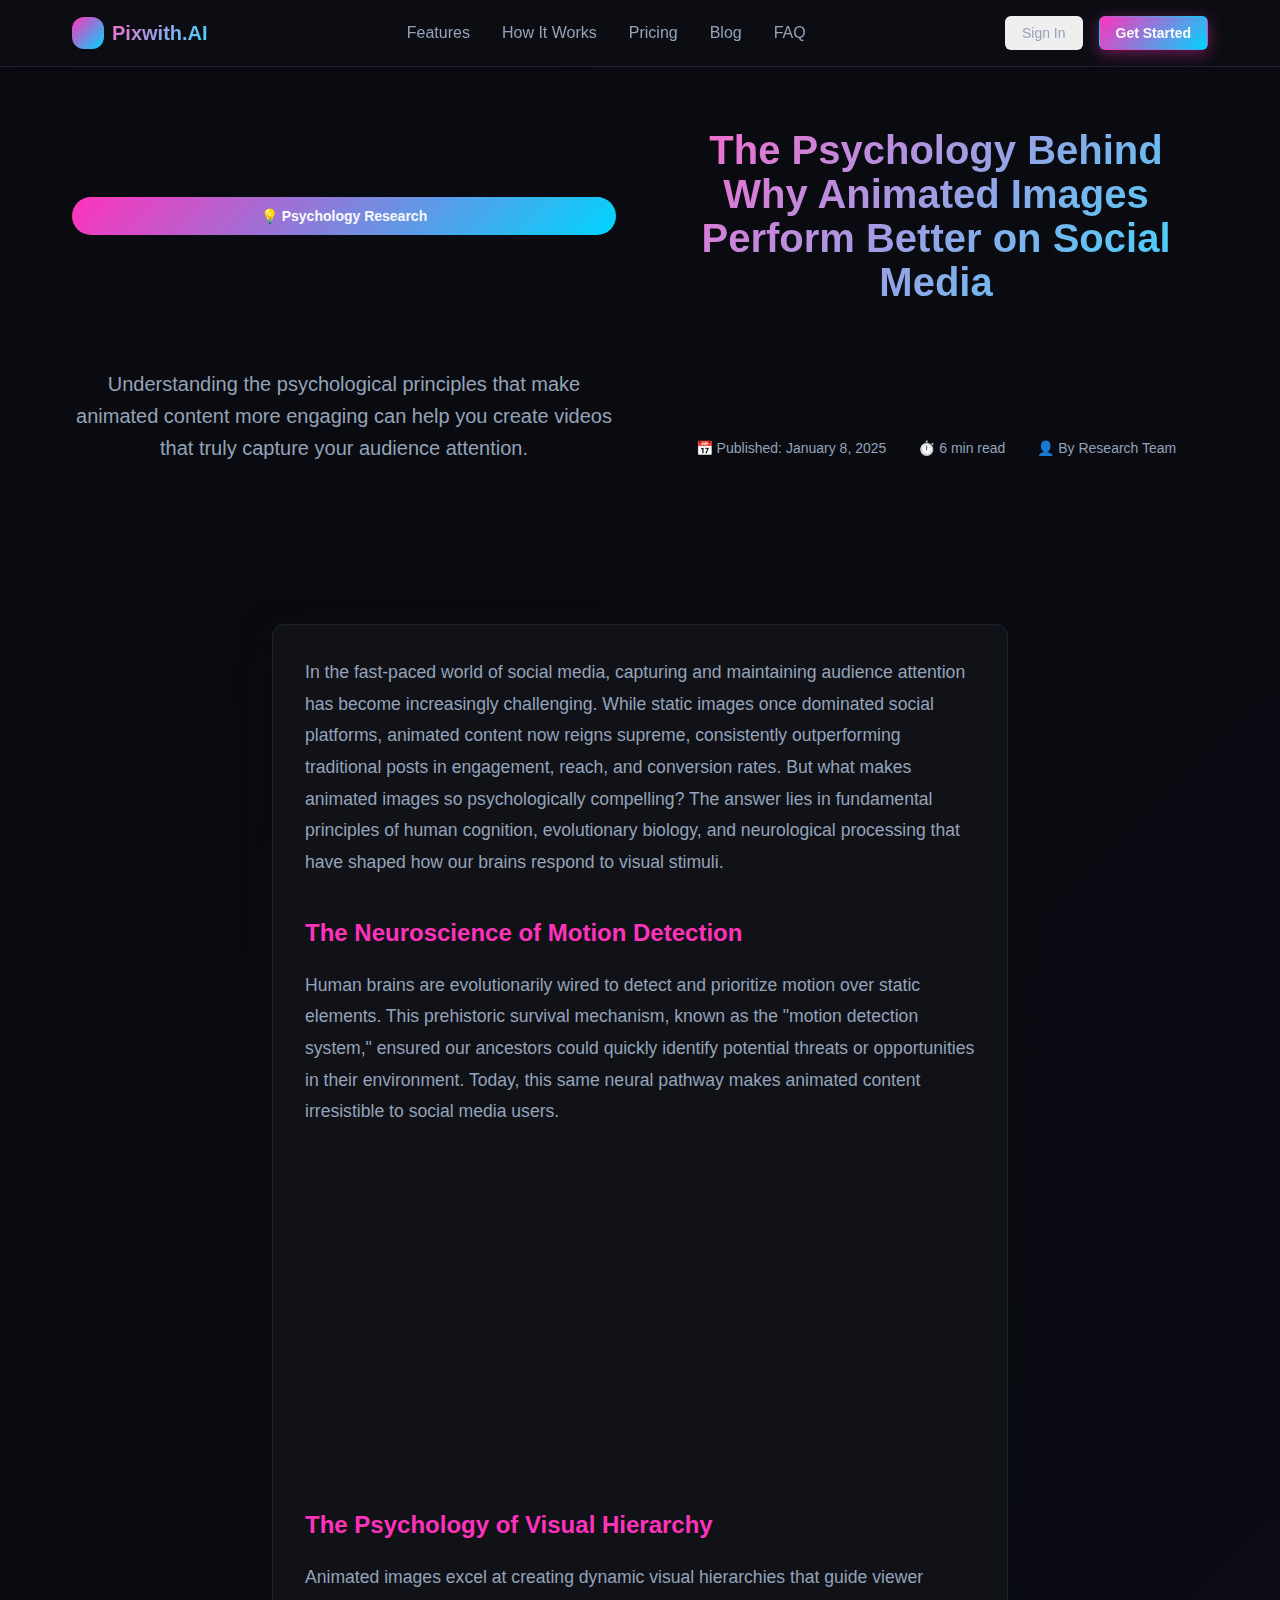
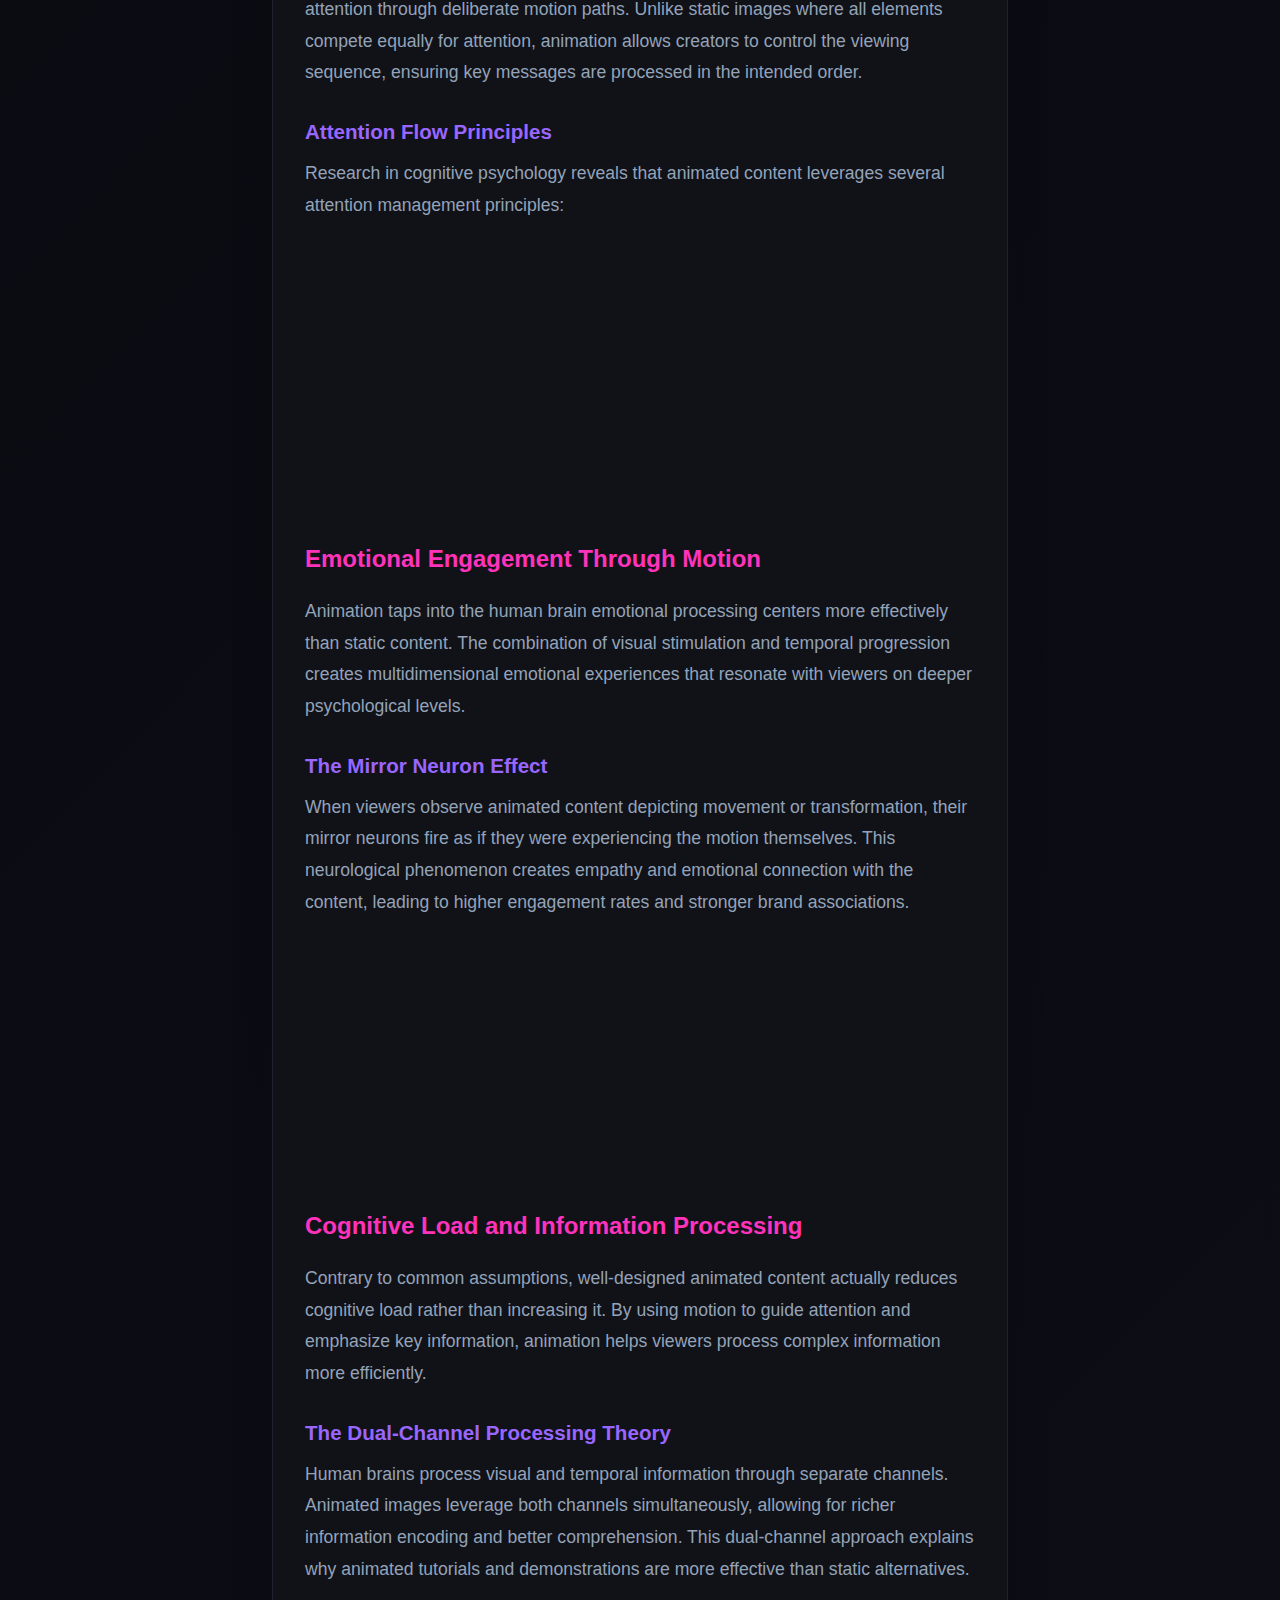
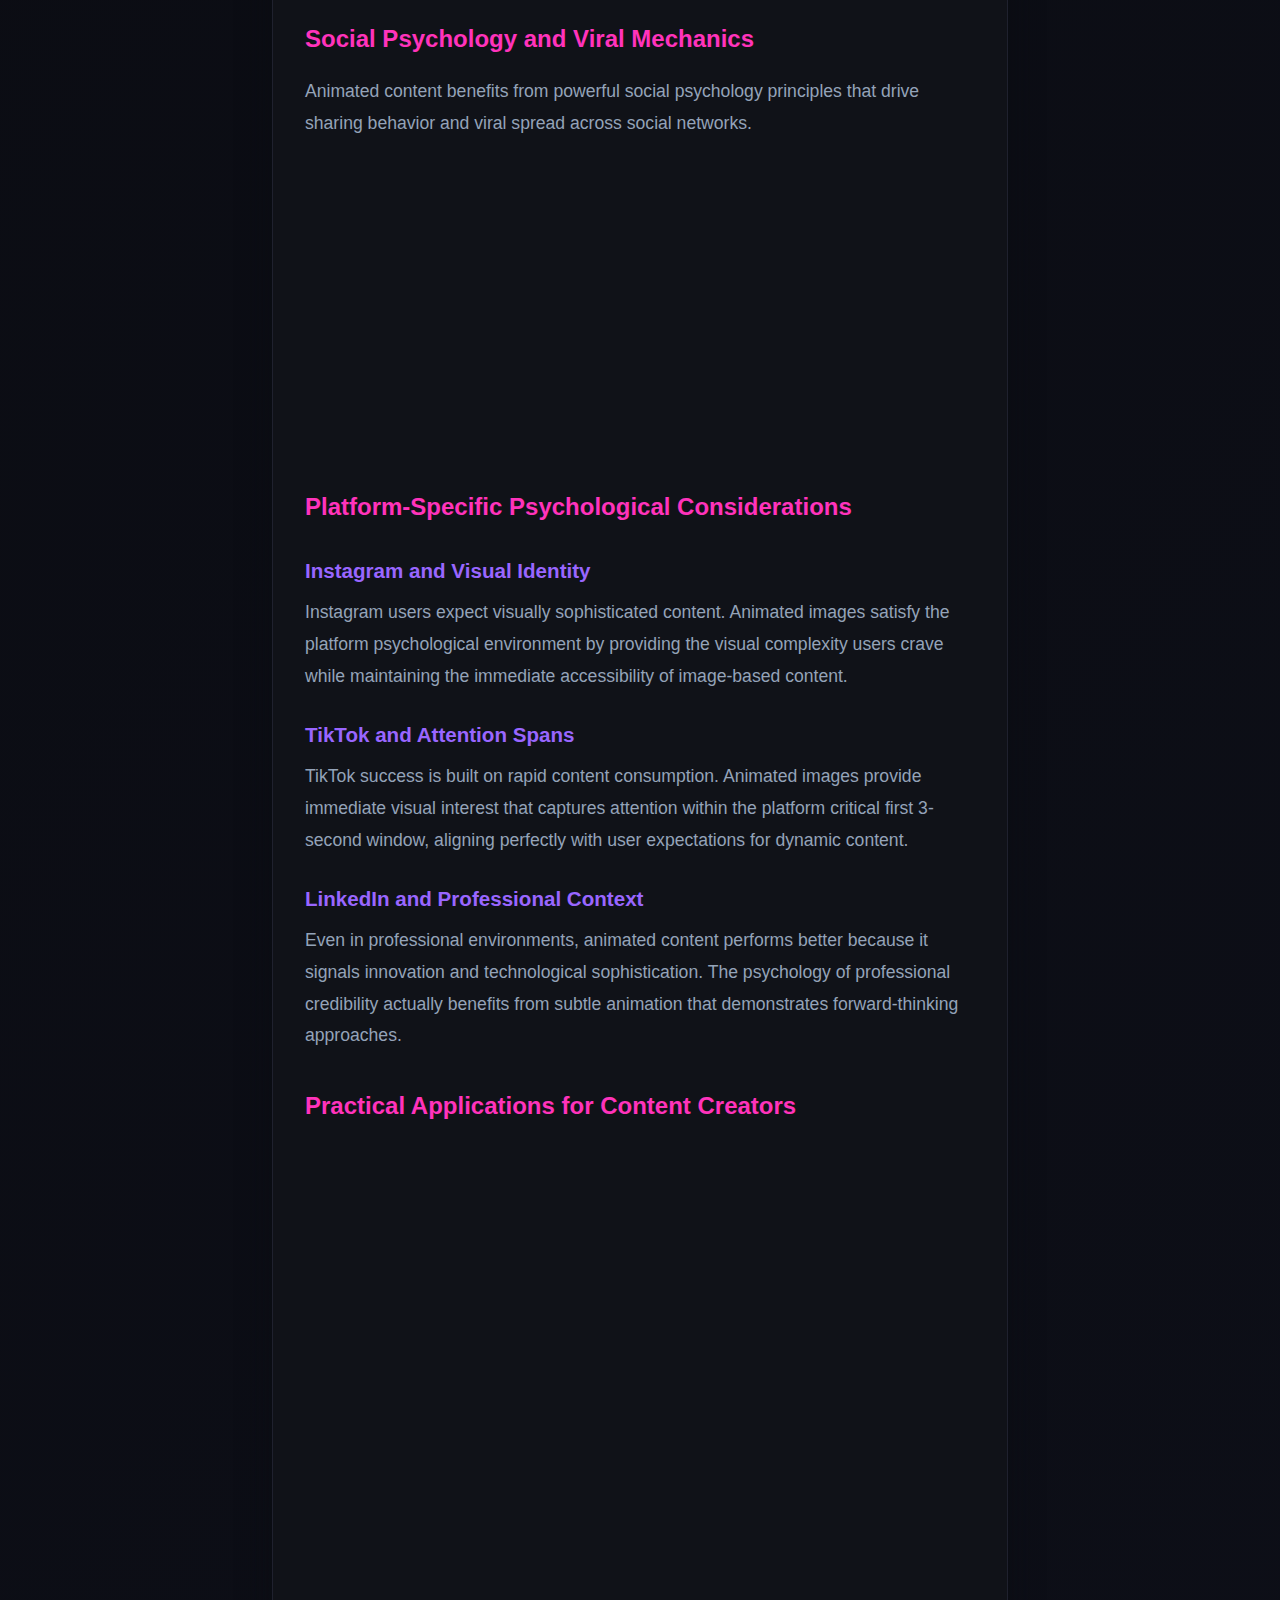
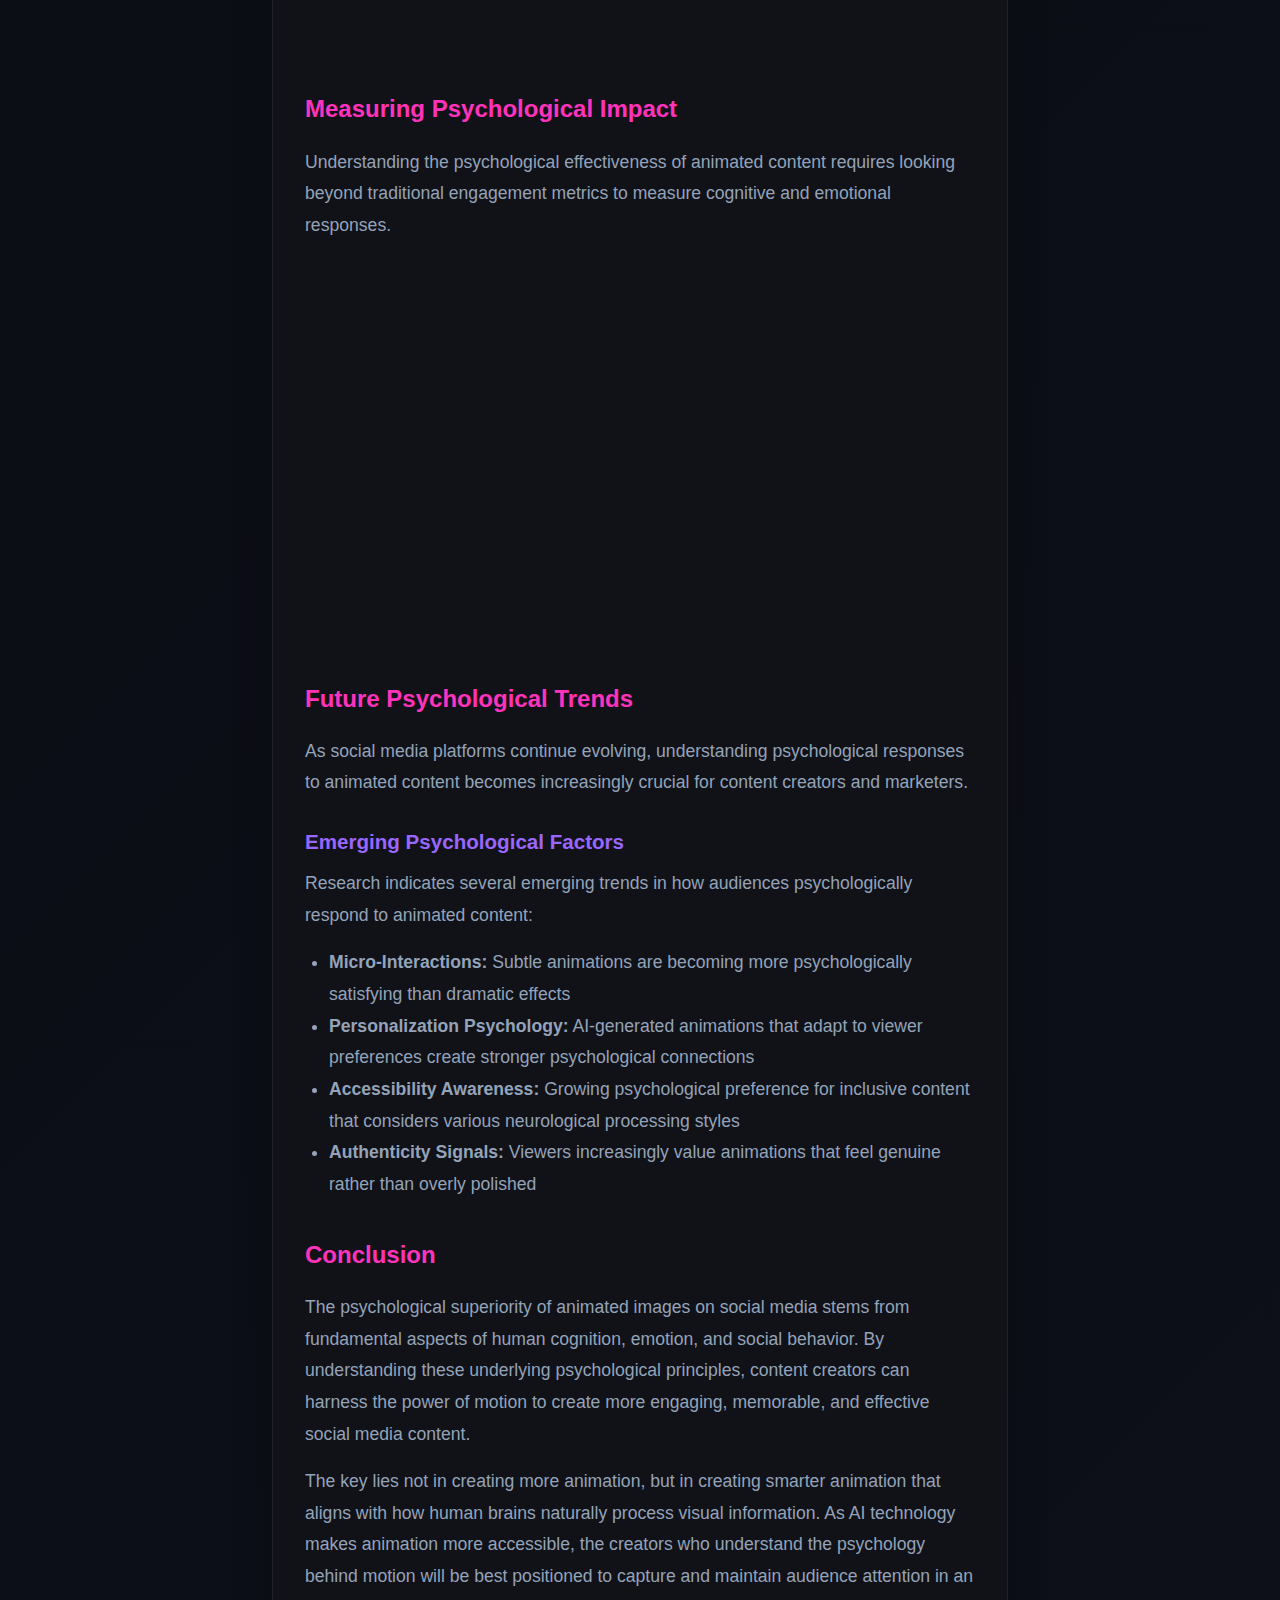
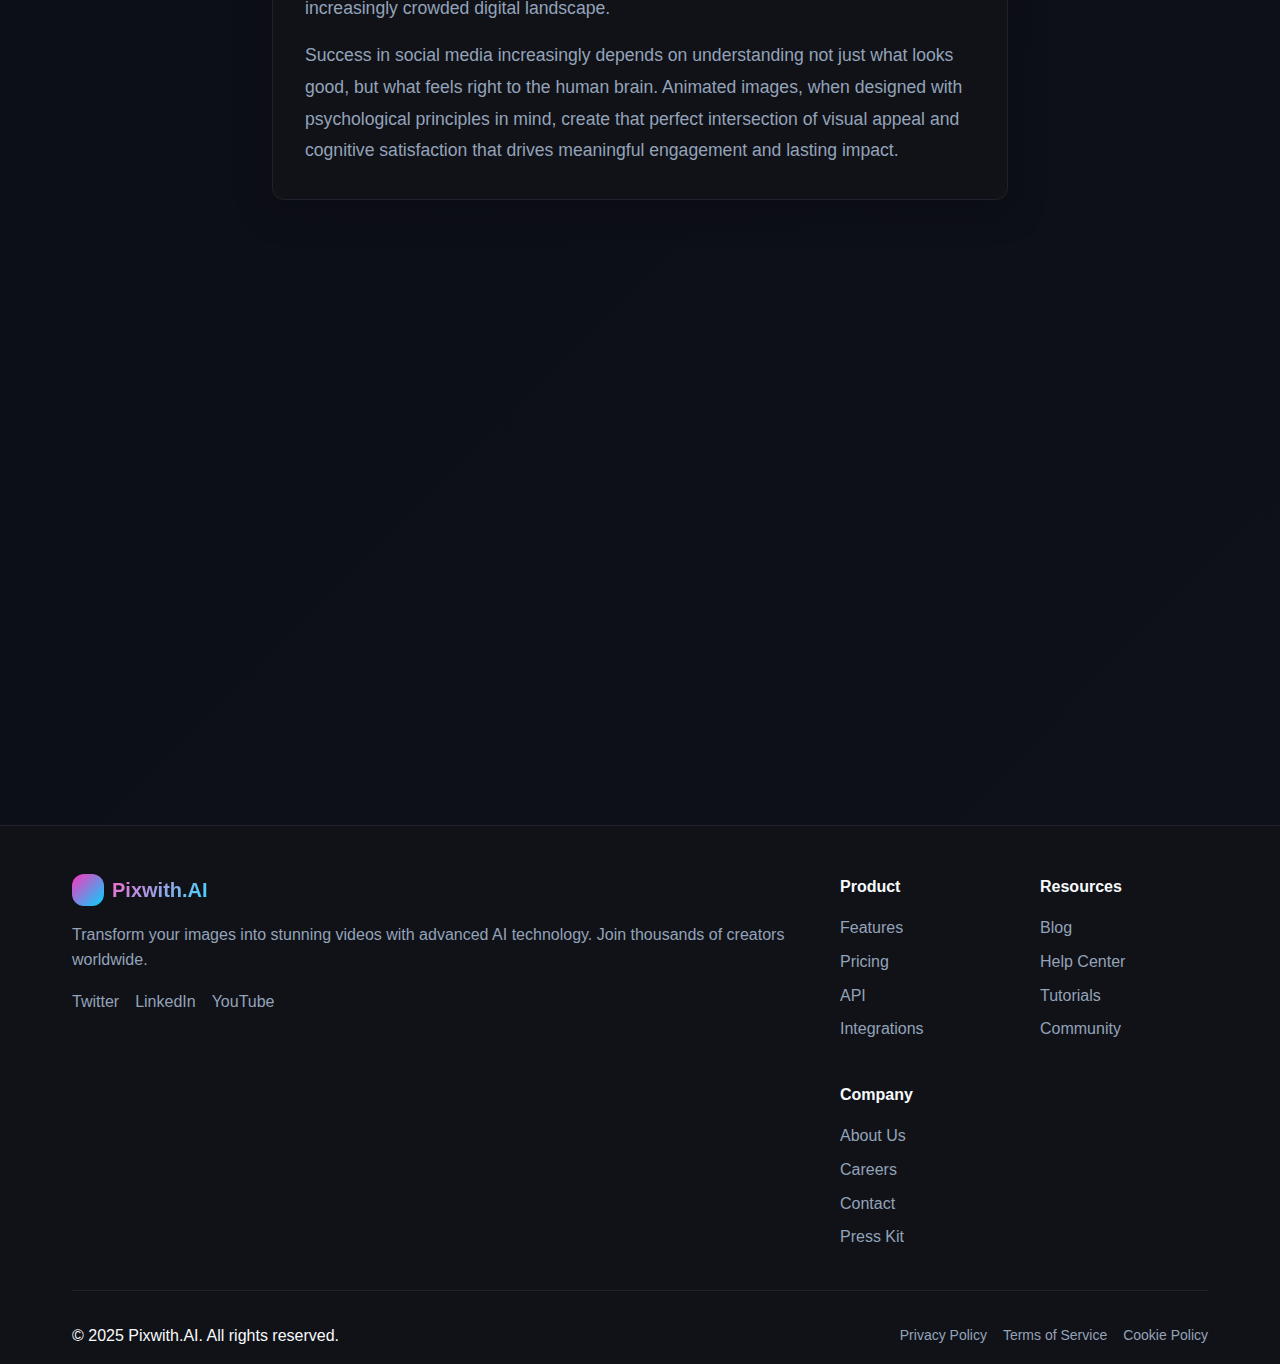
<file: blog-psychology-animated-images.html>
<!DOCTYPE html>
<html lang="en">
<head>
    <meta charset="UTF-8">
    <meta name="viewport" content="width=device-width, initial-scale=1.0">
    <title>The Psychology Behind Why Animated Images Perform Better on Social Media - Pixwith.AI Blog</title>
    <meta name="description" content="Discover the psychological principles that make animated content more engaging and drive better performance on social media platforms.">
    <link rel="stylesheet" href="styles.css">
</head>
<body>
    <!-- Navigation -->
    <nav class="navigation">
        <div class="container">
            <div class="nav-content">
                <a href="index.html" class="nav-brand">
                    <div class="nav-logo"></div>
                    <span class="nav-title">Pixwith.AI</span>
                </a>
                
                <div class="nav-links">
                    <a href="index.html#features">Features</a>
                    <a href="index.html#how-it-works">How It Works</a>
                    <a href="index.html#pricing">Pricing</a>
                    <a href="blog.html">Blog</a>
                    <a href="index.html#faq">FAQ</a>
                </div>
                
                <div class="nav-actions">
                    <button class="btn btn-ghost">Sign In</button>
                    <a href="https://pixwith.ai/" target="_blank" rel="noopener noreferrer">
                        <button class="btn btn-primary">Get Started</button>
                    </a>
                </div>
            </div>
        </div>
    </nav>

    <!-- Article Header -->
    <section class="hero">
        <div class="container">
            <div class="hero-content" style="text-align: center;">
                <div class="hero-badge">💡 Psychology Research</div>
                <h1 class="hero-title" style="font-size: 2.5rem;">The Psychology Behind Why Animated Images Perform Better on Social Media</h1>
                <p class="hero-description">Understanding the psychological principles that make animated content more engaging can help you create videos that truly capture your audience attention.</p>
                <div style="display: flex; justify-content: center; gap: 2rem; margin-top: 2rem; flex-wrap: wrap; font-size: 0.875rem; color: var(--muted-foreground);">
                    <span>📅 Published: January 8, 2025</span>
                    <span>⏱️ 6 min read</span>
                    <span>👤 By Research Team</span>
                </div>
            </div>
        </div>
    </section>

    <!-- Article Content -->
    <article class="section">
        <div class="container" style="max-width: 800px;">
            <div class="card card-large">
                <div class="card-content" style="line-height: 1.8; font-size: 1.1rem;">
                    <p>In the fast-paced world of social media, capturing and maintaining audience attention has become increasingly challenging. While static images once dominated social platforms, animated content now reigns supreme, consistently outperforming traditional posts in engagement, reach, and conversion rates. But what makes animated images so psychologically compelling? The answer lies in fundamental principles of human cognition, evolutionary biology, and neurological processing that have shaped how our brains respond to visual stimuli.</p>

                    <h2 style="color: var(--primary); margin: 2rem 0 1rem 0; font-size: 1.5rem;">The Neuroscience of Motion Detection</h2>
                    <p>Human brains are evolutionarily wired to detect and prioritize motion over static elements. This prehistoric survival mechanism, known as the "motion detection system," ensured our ancestors could quickly identify potential threats or opportunities in their environment. Today, this same neural pathway makes animated content irresistible to social media users.</p>

                    <div class="card" style="margin: 1rem 0; background: var(--muted);">
                        <div class="card-content">
                            <h4 style="color: var(--primary); margin-bottom: 0.5rem;">Key Neural Responses to Motion:</h4>
                            <ul style="padding-left: 1.5rem; color: var(--muted-foreground);">
                                <li><strong>Automatic Attention Capture:</strong> Motion triggers involuntary attention shifts, bypassing conscious filtering mechanisms</li>
                                <li><strong>Enhanced Memory Formation:</strong> Moving content creates stronger neural pathways, improving recall by up to 65%</li>
                                <li><strong>Dopamine Release:</strong> Unexpected motion triggers dopamine production, creating positive associations with the content</li>
                                <li><strong>Increased Processing Time:</strong> Brains spend 300% more time analyzing animated content versus static images</li>
                            </ul>
                        </div>
                    </div>

                    <h2 style="color: var(--primary); margin: 2rem 0 1rem 0; font-size: 1.5rem;">The Psychology of Visual Hierarchy</h2>
                    <p>Animated images excel at creating dynamic visual hierarchies that guide viewer attention through deliberate motion paths. Unlike static images where all elements compete equally for attention, animation allows creators to control the viewing sequence, ensuring key messages are processed in the intended order.</p>

                    <h3 style="color: var(--accent); margin: 1.5rem 0 0.5rem 0;">Attention Flow Principles</h3>
                    <p>Research in cognitive psychology reveals that animated content leverages several attention management principles:</p>

                    <div class="card" style="margin: 1rem 0; background: var(--muted);">
                        <div class="card-content">
                            <h4 style="color: var(--primary); margin-bottom: 0.5rem;">Sequential Attention Management:</h4>
                            <ul style="padding-left: 1.5rem; color: var(--muted-foreground);">
                                <li><strong>Primary Motion:</strong> The main animated element captures initial attention</li>
                                <li><strong>Secondary Elements:</strong> Supporting animations guide viewers to additional information</li>
                                <li><strong>Call-to-Action Emphasis:</strong> Final motion directs attention to desired actions</li>
                                <li><strong>Narrative Completion:</strong> Motion creates story arcs that encourage full content consumption</li>
                            </ul>
                        </div>
                    </div>

                    <h2 style="color: var(--primary); margin: 2rem 0 1rem 0; font-size: 1.5rem;">Emotional Engagement Through Motion</h2>
                    <p>Animation taps into the human brain emotional processing centers more effectively than static content. The combination of visual stimulation and temporal progression creates multidimensional emotional experiences that resonate with viewers on deeper psychological levels.</p>

                    <h3 style="color: var(--accent); margin: 1.5rem 0 0.5rem 0;">The Mirror Neuron Effect</h3>
                    <p>When viewers observe animated content depicting movement or transformation, their mirror neurons fire as if they were experiencing the motion themselves. This neurological phenomenon creates empathy and emotional connection with the content, leading to higher engagement rates and stronger brand associations.</p>

                    <div class="card" style="margin: 1rem 0; background: var(--muted);">
                        <div class="card-content">
                            <h4 style="color: var(--primary); margin-bottom: 0.5rem;">Emotional Triggers in Animated Content:</h4>
                            <ul style="padding-left: 1.5rem; color: var(--muted-foreground);">
                                <li><strong>Anticipation:</strong> Building motion creates suspense and maintains viewer interest</li>
                                <li><strong>Satisfaction:</strong> Completion of animated sequences triggers reward responses</li>
                                <li><strong>Surprise:</strong> Unexpected motion changes stimulate curiosity and engagement</li>
                                <li><strong>Familiarity:</strong> Repeated motion patterns create comfort and brand recognition</li>
                            </ul>
                        </div>
                    </div>

                    <h2 style="color: var(--primary); margin: 2rem 0 1rem 0; font-size: 1.5rem;">Cognitive Load and Information Processing</h2>
                    <p>Contrary to common assumptions, well-designed animated content actually reduces cognitive load rather than increasing it. By using motion to guide attention and emphasize key information, animation helps viewers process complex information more efficiently.</p>

                    <h3 style="color: var(--accent); margin: 1.5rem 0 0.5rem 0;">The Dual-Channel Processing Theory</h3>
                    <p>Human brains process visual and temporal information through separate channels. Animated images leverage both channels simultaneously, allowing for richer information encoding and better comprehension. This dual-channel approach explains why animated tutorials and demonstrations are more effective than static alternatives.</p>

                    <h2 style="color: var(--primary); margin: 2rem 0 1rem 0; font-size: 1.5rem;">Social Psychology and Viral Mechanics</h2>
                    <p>Animated content benefits from powerful social psychology principles that drive sharing behavior and viral spread across social networks.</p>

                    <div class="card" style="margin: 1rem 0; background: var(--muted);">
                        <div class="card-content">
                            <h4 style="color: var(--primary); margin-bottom: 0.5rem;">Viral Psychology Factors:</h4>
                            <ul style="padding-left: 1.5rem; color: var(--muted-foreground);">
                                <li><strong>Social Currency:</strong> Animated content feels more "shareable" and enhances the poster social status</li>
                                <li><strong>Emotional Arousal:</strong> Motion-induced emotions are more likely to prompt sharing behavior</li>
                                <li><strong>Practical Value:</strong> Animated demonstrations provide clear value, encouraging redistribution</li>
                                <li><strong>Story Structure:</strong> Animation creates narrative arcs that people want to share</li>
                            </ul>
                        </div>
                    </div>

                    <h2 style="color: var(--primary); margin: 2rem 0 1rem 0; font-size: 1.5rem;">Platform-Specific Psychological Considerations</h2>

                    <h3 style="color: var(--accent); margin: 1.5rem 0 0.5rem 0;">Instagram and Visual Identity</h3>
                    <p>Instagram users expect visually sophisticated content. Animated images satisfy the platform psychological environment by providing the visual complexity users crave while maintaining the immediate accessibility of image-based content.</p>

                    <h3 style="color: var(--accent); margin: 1.5rem 0 0.5rem 0;">TikTok and Attention Spans</h3>
                    <p>TikTok success is built on rapid content consumption. Animated images provide immediate visual interest that captures attention within the platform critical first 3-second window, aligning perfectly with user expectations for dynamic content.</p>

                    <h3 style="color: var(--accent); margin: 1.5rem 0 0.5rem 0;">LinkedIn and Professional Context</h3>
                    <p>Even in professional environments, animated content performs better because it signals innovation and technological sophistication. The psychology of professional credibility actually benefits from subtle animation that demonstrates forward-thinking approaches.</p>

                    <h2 style="color: var(--primary); margin: 2rem 0 1rem 0; font-size: 1.5rem;">Practical Applications for Content Creators</h2>

                    <div class="card" style="margin: 1rem 0; background: var(--muted);">
                        <div class="card-content">
                            <h4 style="color: var(--primary); margin-bottom: 0.5rem;">Psychological Optimization Strategies:</h4>
                            
                            <h5 style="color: var(--accent); margin-top: 1rem;">Timing and Rhythm:</h5>
                            <p>Use motion timing that matches natural cognitive rhythms. Studies show 2-3 second cycles align with attention span patterns and memory consolidation processes.</p>
                            
                            <h5 style="color: var(--accent); margin-top: 1rem;">Progressive Disclosure:</h5>
                            <p>Reveal information gradually through animation to prevent cognitive overload while maintaining curiosity and engagement throughout the viewing experience.</p>
                            
                            <h5 style="color: var(--accent); margin-top: 1rem;">Emotional Pacing:</h5>
                            <p>Build emotional intensity through accelerating or intensifying motion, then provide resolution through settling or completion animations.</p>
                            
                            <h5 style="color: var(--accent); margin-top: 1rem;">Visual Anchoring:</h5>
                            <p>Use consistent elements or brand colors in motion to create psychological anchors that improve brand recognition and recall.</p>
                        </div>
                    </div>

                    <h2 style="color: var(--primary); margin: 2rem 0 1rem 0; font-size: 1.5rem;">Measuring Psychological Impact</h2>
                    <p>Understanding the psychological effectiveness of animated content requires looking beyond traditional engagement metrics to measure cognitive and emotional responses.</p>

                    <div class="card" style="margin: 1rem 0; background: var(--muted);">
                        <div class="card-content">
                            <h4 style="color: var(--primary); margin-bottom: 0.5rem;">Advanced Metrics for Psychological Engagement:</h4>
                            <ul style="padding-left: 1.5rem; color: var(--muted-foreground);">
                                <li><strong>Completion Rates:</strong> Higher completion rates indicate successful attention capture and maintenance</li>
                                <li><strong>Replay Behavior:</strong> Multiple views suggest strong psychological appeal and information processing needs</li>
                                <li><strong>Sharing Speed:</strong> Faster sharing indicates emotional arousal and social currency value</li>
                                <li><strong>Comment Quality:</strong> More detailed comments suggest deeper cognitive processing and emotional engagement</li>
                                <li><strong>Save Rates:</strong> Saving behavior indicates perceived value and future reference intent</li>
                            </ul>
                        </div>
                    </div>

                    <h2 style="color: var(--primary); margin: 2rem 0 1rem 0; font-size: 1.5rem;">Future Psychological Trends</h2>
                    <p>As social media platforms continue evolving, understanding psychological responses to animated content becomes increasingly crucial for content creators and marketers.</p>

                    <h3 style="color: var(--accent); margin: 1.5rem 0 0.5rem 0;">Emerging Psychological Factors</h3>
                    <p>Research indicates several emerging trends in how audiences psychologically respond to animated content:</p>

                    <ul style="padding-left: 1.5rem; color: var(--muted-foreground); margin: 1rem 0;">
                        <li><strong>Micro-Interactions:</strong> Subtle animations are becoming more psychologically satisfying than dramatic effects</li>
                        <li><strong>Personalization Psychology:</strong> AI-generated animations that adapt to viewer preferences create stronger psychological connections</li>
                        <li><strong>Accessibility Awareness:</strong> Growing psychological preference for inclusive content that considers various neurological processing styles</li>
                        <li><strong>Authenticity Signals:</strong> Viewers increasingly value animations that feel genuine rather than overly polished</li>
                    </ul>

                    <h2 style="color: var(--primary); margin: 2rem 0 1rem 0; font-size: 1.5rem;">Conclusion</h2>
                    <p>The psychological superiority of animated images on social media stems from fundamental aspects of human cognition, emotion, and social behavior. By understanding these underlying psychological principles, content creators can harness the power of motion to create more engaging, memorable, and effective social media content.</p>

                    <p>The key lies not in creating more animation, but in creating smarter animation that aligns with how human brains naturally process visual information. As AI technology makes animation more accessible, the creators who understand the psychology behind motion will be best positioned to capture and maintain audience attention in an increasingly crowded digital landscape.</p>

                    <p>Success in social media increasingly depends on understanding not just what looks good, but what feels right to the human brain. Animated images, when designed with psychological principles in mind, create that perfect intersection of visual appeal and cognitive satisfaction that drives meaningful engagement and lasting impact.</p>
                </div>
            </div>

            <!-- CTA Section -->
            <div class="card card-large" style="text-align: center; margin-top: 3rem; background: var(--gradient-primary);">
                <h3 style="color: white; margin-bottom: 1rem;">Apply Psychology to Your Content</h3>
                <p style="color: white; opacity: 0.9; margin-bottom: 1.5rem;">Create animated content that resonates with your audience on a psychological level using Pixwith.AI.</p>
                <a href="https://pixwith.ai/" target="_blank" rel="noopener noreferrer">
                    <button class="btn" style="background: white; color: var(--primary); font-weight: 600;">Start Creating</button>
                </a>
            </div>

            <!-- Related Articles -->
            <div class="card" style="margin-top: 2rem;">
                <h3 class="card-title">Related Articles</h3>
                <div class="card-content">
                    <div style="display: grid; gap: 1rem;">
                        <a href="blog-social-media-marketing.html" style="text-decoration: none; color: var(--primary);">📱 How Image to Video AI is Transforming Social Media Marketing</a>
                        <a href="blog-best-ai-tools.html" style="text-decoration: none; color: var(--primary);">🤖 Best AI Tools to Animate Images into Videos (2025 Guide)</a>
                        <a href="blog-coming-soon.html" style="text-decoration: none; color: var(--primary);">💼 Business Case Study: How Brands Increased Engagement by 300%</a>
                    </div>
                </div>
            </div>
        </div>
    </article>

    <!-- Footer -->
    <footer class="footer">
        <div class="container">
            <div class="footer-content">
                <div class="footer-brand">
                    <div class="footer-logo">
                        <div class="nav-logo"></div>
                        <span class="nav-title">Pixwith.AI</span>
                    </div>
                    <p class="footer-description">Transform your images into stunning videos with advanced AI technology. Join thousands of creators worldwide.</p>
                    <div class="social-links">
                        <a href="#" class="social-link">Twitter</a>
                        <a href="#" class="social-link">LinkedIn</a>
                        <a href="#" class="social-link">YouTube</a>
                    </div>
                </div>
                
                <div class="footer-links">
                    <div class="footer-column">
                        <h4>Product</h4>
                        <a href="index.html#features">Features</a>
                        <a href="index.html#pricing">Pricing</a>
                        <a href="/api">API</a>
                        <a href="/integrations">Integrations</a>
                    </div>
                    
                    <div class="footer-column">
                        <h4>Resources</h4>
                        <a href="blog.html">Blog</a>
                        <a href="/help">Help Center</a>
                        <a href="/tutorials">Tutorials</a>
                        <a href="/community">Community</a>
                    </div>
                    
                    <div class="footer-column">
                        <h4>Company</h4>
                        <a href="/about">About Us</a>
                        <a href="/careers">Careers</a>
                        <a href="/contact">Contact</a>
                        <a href="/press">Press Kit</a>
                    </div>
                </div>
            </div>
            
            <div class="footer-bottom">
                <p>&copy; 2025 Pixwith.AI. All rights reserved.</p>
                <div class="footer-legal">
                    <a href="/privacy">Privacy Policy</a>
                    <a href="/terms">Terms of Service</a>
                    <a href="/cookies">Cookie Policy</a>
                </div>
            </div>
        </div>
    </footer>

    <script src="script.js"></script>
</body>
</html>
</file>
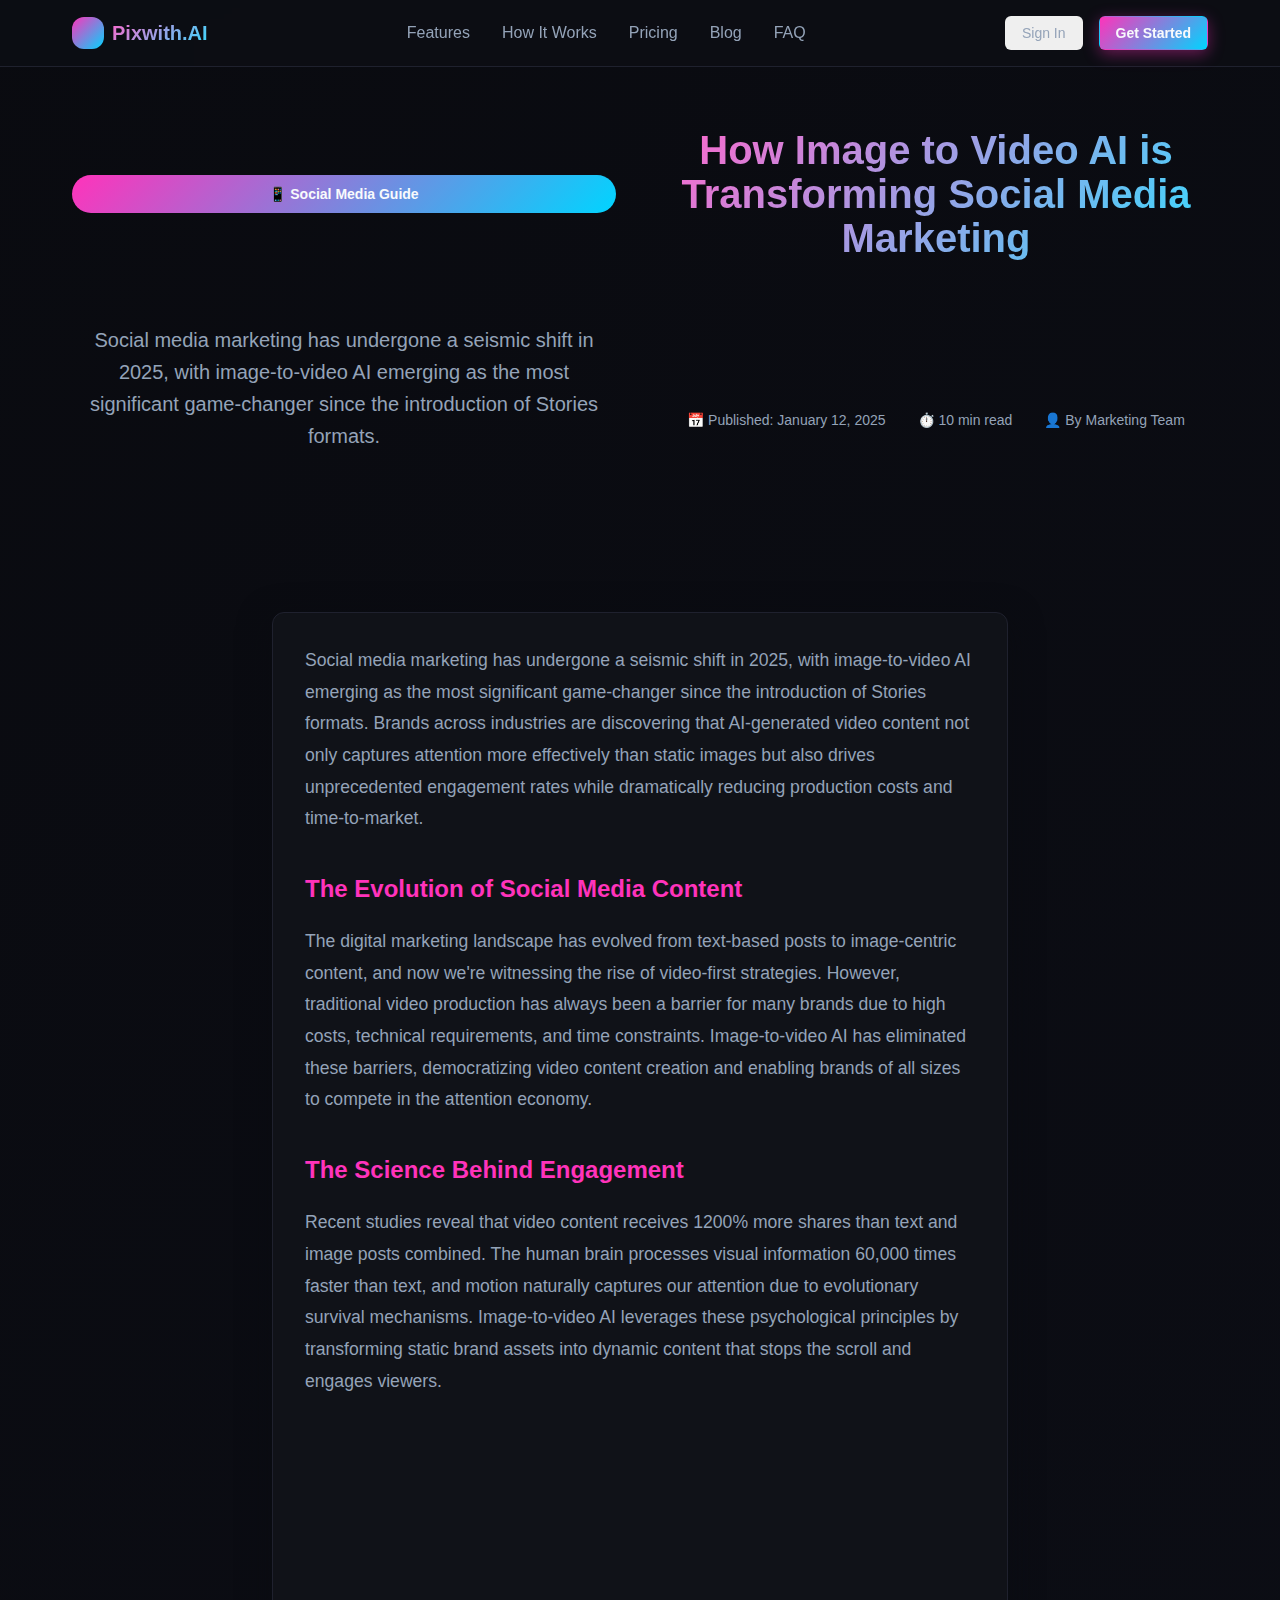
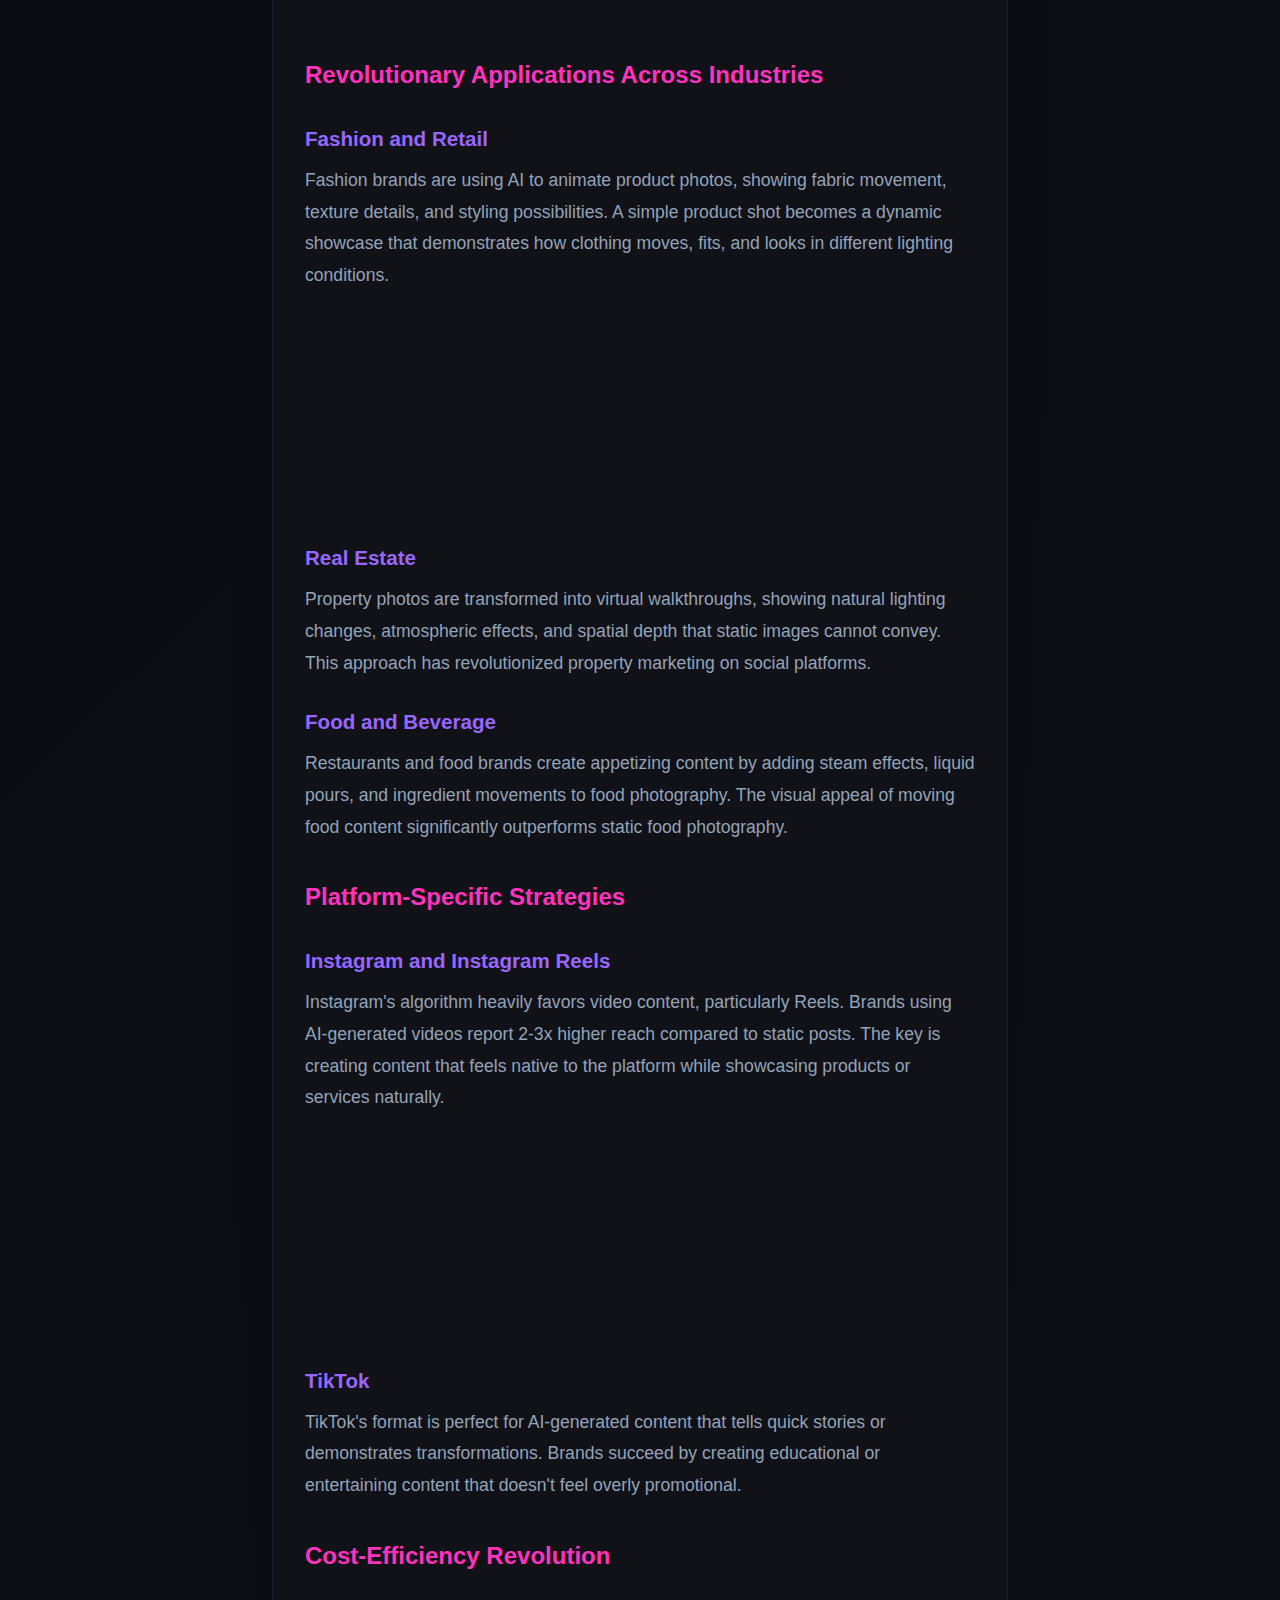
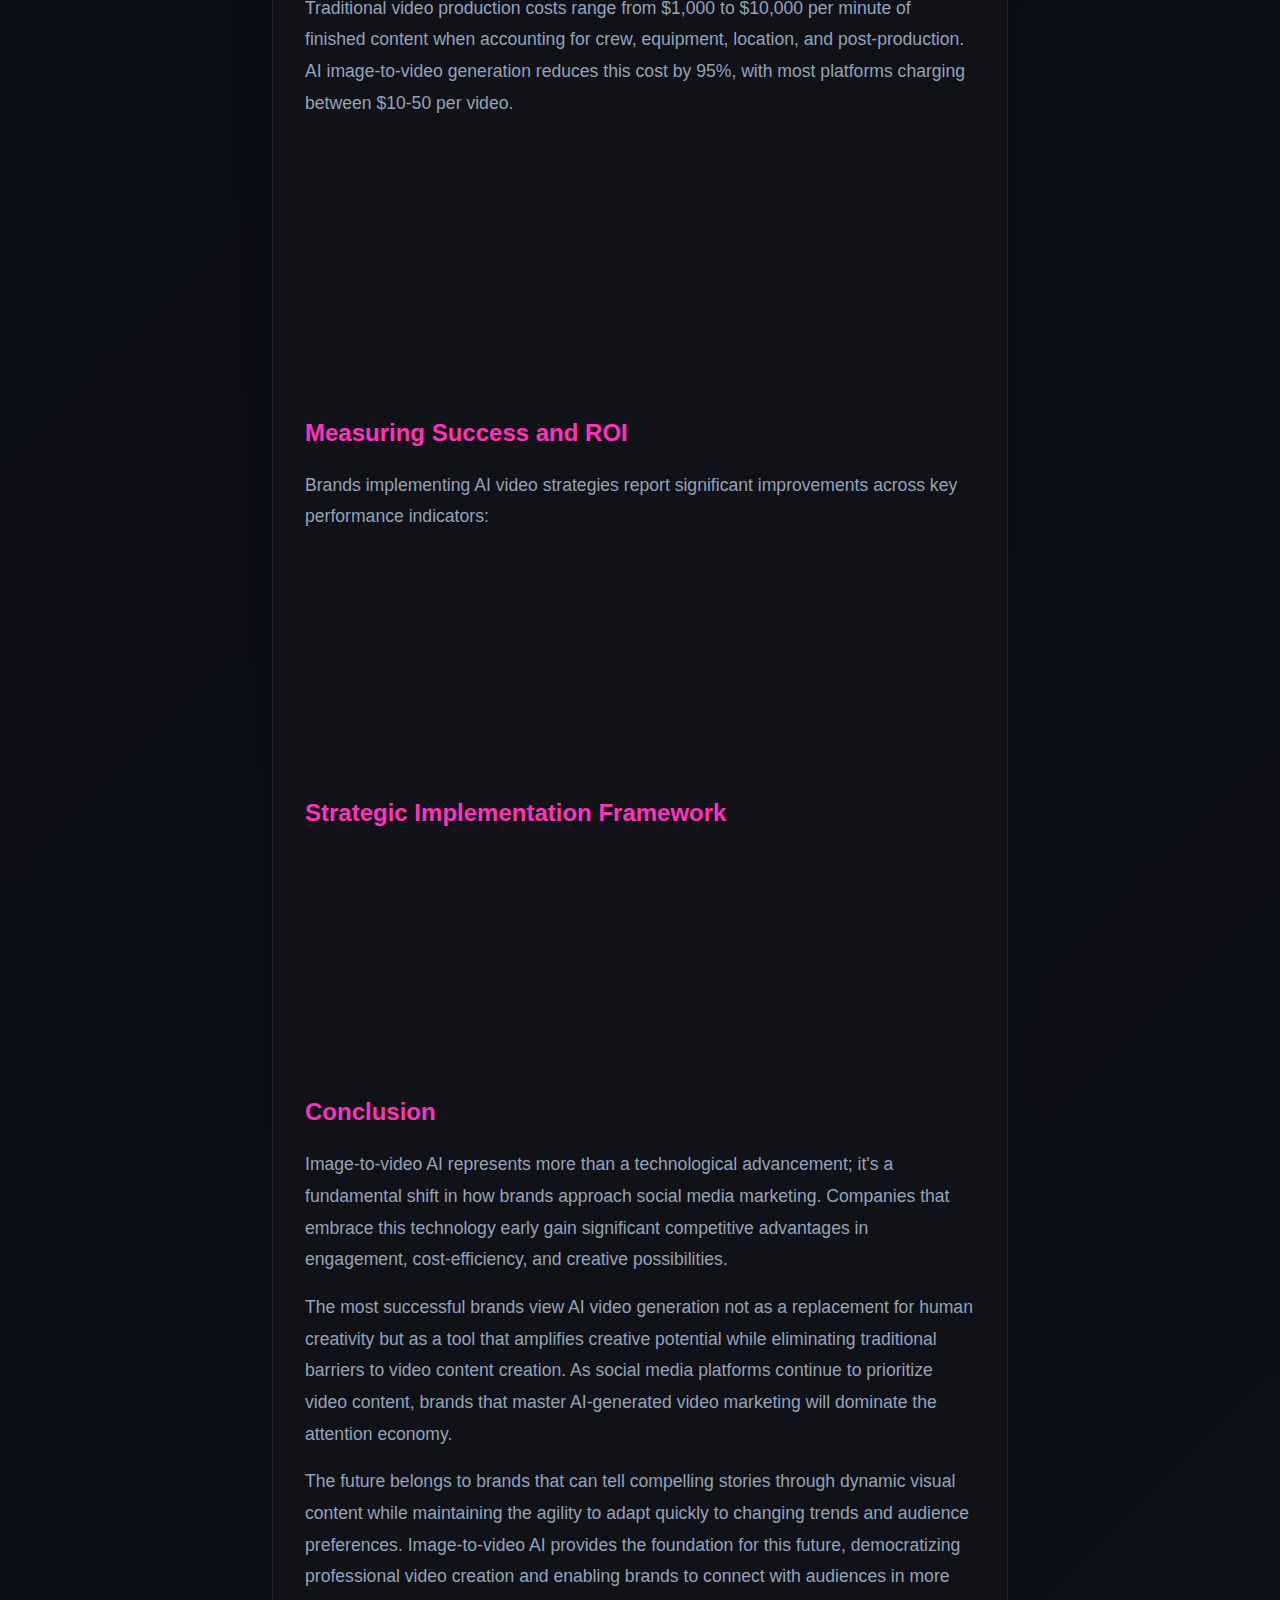
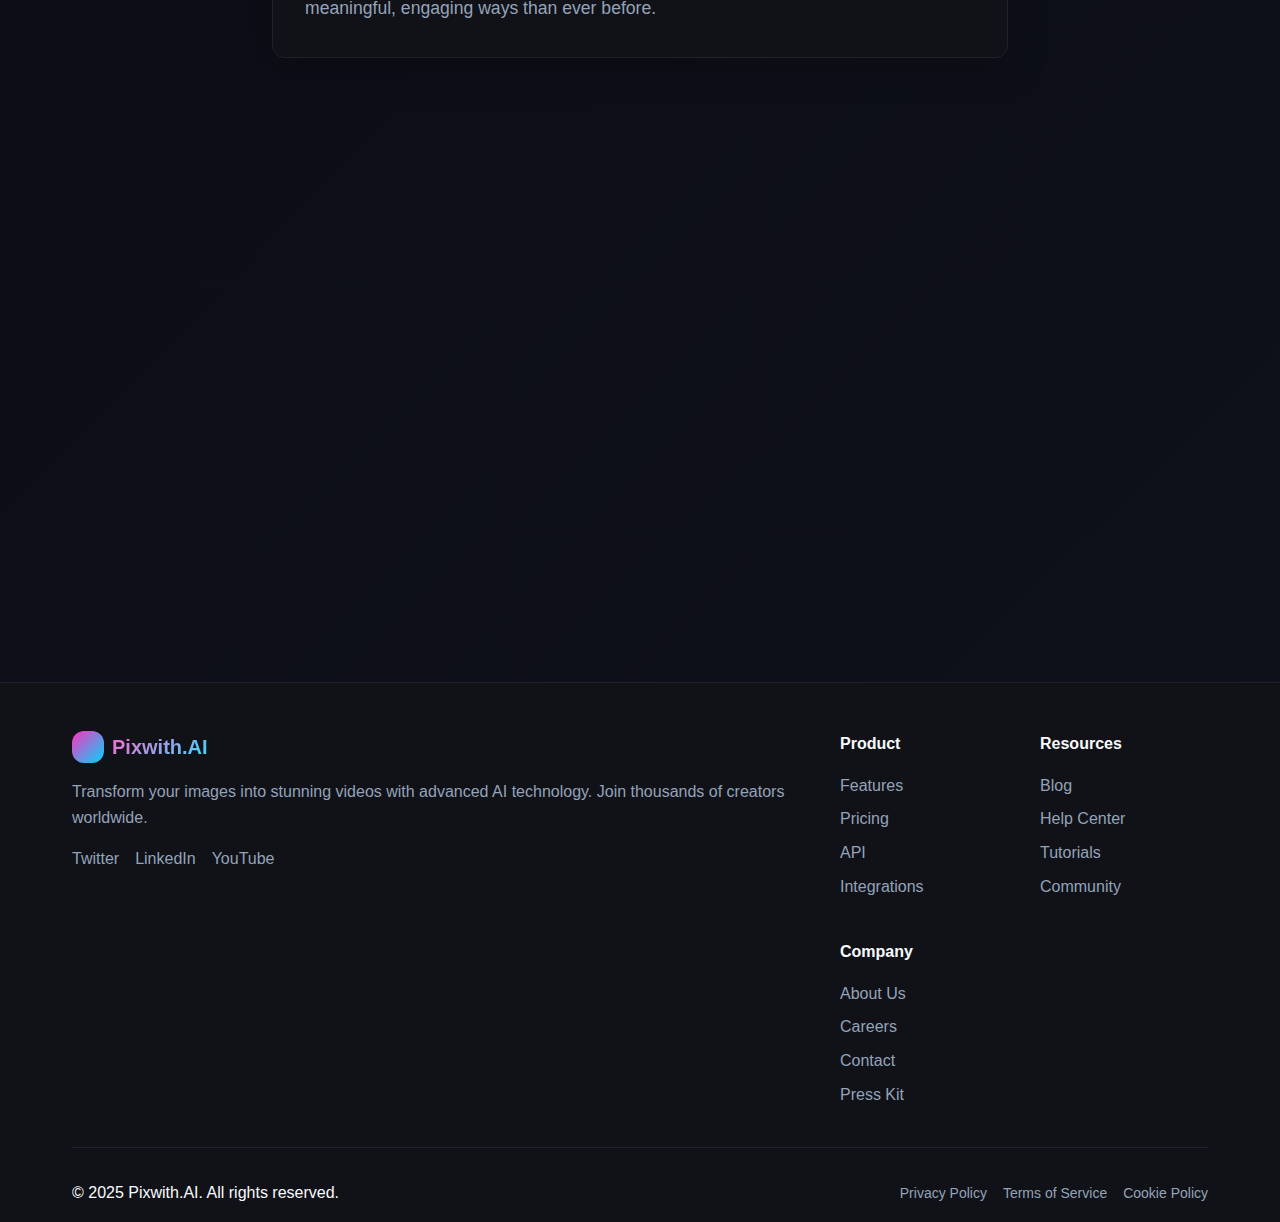
<file: blog-social-media-marketing.html>
<!DOCTYPE html>
<html lang="en">
<head>
    <meta charset="UTF-8">
    <meta name="viewport" content="width=device-width, initial-scale=1.0">
    <title>How Image to Video AI is Transforming Social Media Marketing - Pixwith.AI Blog</title>
    <meta name="description" content="Discover how image-to-video AI is revolutionizing social media marketing with 1200% more shares and unprecedented engagement rates.">
    <link rel="stylesheet" href="styles.css">
</head>
<body>
    <!-- Navigation -->
    <nav class="navigation">
        <div class="container">
            <div class="nav-content">
                <a href="index.html" class="nav-brand">
                    <div class="nav-logo"></div>
                    <span class="nav-title">Pixwith.AI</span>
                </a>
                
                <div class="nav-links">
                    <a href="index.html#features">Features</a>
                    <a href="index.html#how-it-works">How It Works</a>
                    <a href="index.html#pricing">Pricing</a>
                    <a href="blog.html">Blog</a>
                    <a href="index.html#faq">FAQ</a>
                </div>
                
                <div class="nav-actions">
                    <button class="btn btn-ghost">Sign In</button>
                    <a href="https://pixwith.ai/" target="_blank" rel="noopener noreferrer">
                        <button class="btn btn-primary">Get Started</button>
                    </a>
                </div>
            </div>
        </div>
    </nav>

    <!-- Article Header -->
    <section class="hero">
        <div class="container">
            <div class="hero-content" style="text-align: center;">
                <div class="hero-badge">📱 Social Media Guide</div>
                <h1 class="hero-title" style="font-size: 2.5rem;">How Image to Video AI is Transforming Social Media Marketing</h1>
                <p class="hero-description">Social media marketing has undergone a seismic shift in 2025, with image-to-video AI emerging as the most significant game-changer since the introduction of Stories formats.</p>
                <div style="display: flex; justify-content: center; gap: 2rem; margin-top: 2rem; flex-wrap: wrap; font-size: 0.875rem; color: var(--muted-foreground);">
                    <span>📅 Published: January 12, 2025</span>
                    <span>⏱️ 10 min read</span>
                    <span>👤 By Marketing Team</span>
                </div>
            </div>
        </div>
    </section>

    <!-- Article Content -->
    <article class="section">
        <div class="container" style="max-width: 800px;">
            <div class="card card-large">
                <div class="card-content" style="line-height: 1.8; font-size: 1.1rem;">
                    <p>Social media marketing has undergone a seismic shift in 2025, with image-to-video AI emerging as the most significant game-changer since the introduction of Stories formats. Brands across industries are discovering that AI-generated video content not only captures attention more effectively than static images but also drives unprecedented engagement rates while dramatically reducing production costs and time-to-market.</p>

                    <h2 style="color: var(--primary); margin: 2rem 0 1rem 0; font-size: 1.5rem;">The Evolution of Social Media Content</h2>
                    <p>The digital marketing landscape has evolved from text-based posts to image-centric content, and now we're witnessing the rise of video-first strategies. However, traditional video production has always been a barrier for many brands due to high costs, technical requirements, and time constraints. Image-to-video AI has eliminated these barriers, democratizing video content creation and enabling brands of all sizes to compete in the attention economy.</p>

                    <h2 style="color: var(--primary); margin: 2rem 0 1rem 0; font-size: 1.5rem;">The Science Behind Engagement</h2>
                    <p>Recent studies reveal that video content receives 1200% more shares than text and image posts combined. The human brain processes visual information 60,000 times faster than text, and motion naturally captures our attention due to evolutionary survival mechanisms. Image-to-video AI leverages these psychological principles by transforming static brand assets into dynamic content that stops the scroll and engages viewers.</p>

                    <div class="card" style="margin: 1rem 0; background: var(--muted);">
                        <div class="card-content">
                            <h4 style="color: var(--primary); margin-bottom: 0.5rem;">Key Engagement Metrics:</h4>
                            <ul style="padding-left: 1.5rem; color: var(--muted-foreground);">
                                <li>87% higher click-through rates compared to static images</li>
                                <li>480% increase in time spent viewing content</li>
                                <li>73% improvement in conversion rates for product demonstrations</li>
                                <li>65% boost in social sharing activity</li>
                            </ul>
                        </div>
                    </div>

                    <h2 style="color: var(--primary); margin: 2rem 0 1rem 0; font-size: 1.5rem;">Revolutionary Applications Across Industries</h2>

                    <h3 style="color: var(--accent); margin: 1.5rem 0 0.5rem 0;">Fashion and Retail</h3>
                    <p>Fashion brands are using AI to animate product photos, showing fabric movement, texture details, and styling possibilities. A simple product shot becomes a dynamic showcase that demonstrates how clothing moves, fits, and looks in different lighting conditions.</p>

                    <div class="card" style="margin: 1rem 0; background: var(--muted);">
                        <div class="card-content">
                            <h4 style="color: var(--primary); margin-bottom: 0.5rem;">Case Study: Fashion Forward Inc.</h4>
                            <p>By converting their static product catalog into animated videos using AI, Fashion Forward Inc. saw a 340% increase in social media engagement and a 156% boost in online sales. Customers reported feeling more confident about purchases after seeing products in motion.</p>
                        </div>
                    </div>

                    <h3 style="color: var(--accent); margin: 1.5rem 0 0.5rem 0;">Real Estate</h3>
                    <p>Property photos are transformed into virtual walkthroughs, showing natural lighting changes, atmospheric effects, and spatial depth that static images cannot convey. This approach has revolutionized property marketing on social platforms.</p>

                    <h3 style="color: var(--accent); margin: 1.5rem 0 0.5rem 0;">Food and Beverage</h3>
                    <p>Restaurants and food brands create appetizing content by adding steam effects, liquid pours, and ingredient movements to food photography. The visual appeal of moving food content significantly outperforms static food photography.</p>

                    <h2 style="color: var(--primary); margin: 2rem 0 1rem 0; font-size: 1.5rem;">Platform-Specific Strategies</h2>

                    <h3 style="color: var(--accent); margin: 1.5rem 0 0.5rem 0;">Instagram and Instagram Reels</h3>
                    <p>Instagram's algorithm heavily favors video content, particularly Reels. Brands using AI-generated videos report 2-3x higher reach compared to static posts. The key is creating content that feels native to the platform while showcasing products or services naturally.</p>

                    <div class="card" style="margin: 1rem 0; background: var(--muted);">
                        <div class="card-content">
                            <h4 style="color: var(--primary); margin-bottom: 0.5rem;">Best Practices:</h4>
                            <ul style="padding-left: 1.5rem; color: var(--muted-foreground);">
                                <li>Keep videos under 15 seconds for optimal engagement</li>
                                <li>Use trending audio with AI-generated visuals</li>
                                <li>Create series content with consistent animation styles</li>
                                <li>Optimize for mobile vertical viewing</li>
                            </ul>
                        </div>
                    </div>

                    <h3 style="color: var(--accent); margin: 1.5rem 0 0.5rem 0;">TikTok</h3>
                    <p>TikTok's format is perfect for AI-generated content that tells quick stories or demonstrates transformations. Brands succeed by creating educational or entertaining content that doesn't feel overly promotional.</p>

                    <h2 style="color: var(--primary); margin: 2rem 0 1rem 0; font-size: 1.5rem;">Cost-Efficiency Revolution</h2>
                    <p>Traditional video production costs range from $1,000 to $10,000 per minute of finished content when accounting for crew, equipment, location, and post-production. AI image-to-video generation reduces this cost by 95%, with most platforms charging between $10-50 per video.</p>

                    <div class="card" style="margin: 1rem 0; background: var(--muted);">
                        <div class="card-content">
                            <h4 style="color: var(--primary); margin-bottom: 0.5rem;">Cost Breakdown Comparison:</h4>
                            <div style="display: grid; grid-template-columns: 1fr 1fr; gap: 1rem; margin-top: 1rem;">
                                <div>
                                    <h5 style="color: var(--accent);">Traditional Video Production:</h5>
                                    <ul style="padding-left: 1rem; color: var(--muted-foreground); font-size: 0.9rem;">
                                        <li>Pre-production planning: $500-1,500</li>
                                        <li>Crew and equipment: $2,000-5,000</li>
                                        <li>Location and talent: $1,000-3,000</li>
                                        <li>Post-production: $1,500-3,500</li>
                                        <li><strong>Total: $5,000-13,000</strong></li>
                                    </ul>
                                </div>
                                <div>
                                    <h5 style="color: var(--accent);">AI Image-to-Video:</h5>
                                    <ul style="padding-left: 1rem; color: var(--muted-foreground); font-size: 0.9rem;">
                                        <li>Image preparation: $0-100</li>
                                        <li>AI generation: $10-50</li>
                                        <li>Minor editing: $0-200</li>
                                        <li><strong>Total: $10-350</strong></li>
                                    </ul>
                                </div>
                            </div>
                        </div>
                    </div>

                    <h2 style="color: var(--primary); margin: 2rem 0 1rem 0; font-size: 1.5rem;">Measuring Success and ROI</h2>
                    <p>Brands implementing AI video strategies report significant improvements across key performance indicators:</p>

                    <div class="card" style="margin: 1rem 0; background: var(--muted);">
                        <div class="card-content">
                            <div style="display: grid; grid-template-columns: 1fr 1fr; gap: 1rem;">
                                <div>
                                    <h4 style="color: var(--primary); margin-bottom: 0.5rem;">Engagement Metrics:</h4>
                                    <ul style="padding-left: 1rem; color: var(--muted-foreground); font-size: 0.9rem;">
                                        <li>65% average increase in likes and comments</li>
                                        <li>120% improvement in content shares</li>
                                        <li>89% boost in profile visits</li>
                                        <li>234% increase in story completion rates</li>
                                    </ul>
                                </div>
                                <div>
                                    <h4 style="color: var(--primary); margin-bottom: 0.5rem;">Business Impact:</h4>
                                    <ul style="padding-left: 1rem; color: var(--muted-foreground); font-size: 0.9rem;">
                                        <li>45% improvement in lead generation</li>
                                        <li>78% increase in website traffic</li>
                                        <li>156% boost in conversion rates</li>
                                        <li>67% reduction in cost-per-acquisition</li>
                                    </ul>
                                </div>
                            </div>
                        </div>
                    </div>

                    <h2 style="color: var(--primary); margin: 2rem 0 1rem 0; font-size: 1.5rem;">Strategic Implementation Framework</h2>

                    <div class="card" style="margin: 1rem 0; background: var(--muted);">
                        <div class="card-content">
                            <h4 style="color: var(--primary); margin-bottom: 0.5rem;">Phase 1: Foundation (Months 1-2)</h4>
                            <ul style="padding-left: 1rem; color: var(--muted-foreground);">
                                <li>Audit existing image assets for animation potential</li>
                                <li>Select appropriate AI tools based on brand needs and budget</li>
                                <li>Establish content creation guidelines and brand standards</li>
                                <li>Train team members on AI video generation tools</li>
                            </ul>
                        </div>
                    </div>

                    <h2 style="color: var(--primary); margin: 2rem 0 1rem 0; font-size: 1.5rem;">Conclusion</h2>
                    <p>Image-to-video AI represents more than a technological advancement; it's a fundamental shift in how brands approach social media marketing. Companies that embrace this technology early gain significant competitive advantages in engagement, cost-efficiency, and creative possibilities.</p>

                    <p>The most successful brands view AI video generation not as a replacement for human creativity but as a tool that amplifies creative potential while eliminating traditional barriers to video content creation. As social media platforms continue to prioritize video content, brands that master AI-generated video marketing will dominate the attention economy.</p>

                    <p>The future belongs to brands that can tell compelling stories through dynamic visual content while maintaining the agility to adapt quickly to changing trends and audience preferences. Image-to-video AI provides the foundation for this future, democratizing professional video creation and enabling brands to connect with audiences in more meaningful, engaging ways than ever before.</p>
                </div>
            </div>

            <!-- CTA Section -->
            <div class="card card-large" style="text-align: center; margin-top: 3rem; background: var(--gradient-primary);">
                <h3 style="color: white; margin-bottom: 1rem;">Transform Your Social Media Strategy Today</h3>
                <p style="color: white; opacity: 0.9; margin-bottom: 1.5rem;">Join thousands of brands already using AI video generation to boost engagement and drive results.</p>
                <a href="https://pixwith.ai/" target="_blank" rel="noopener noreferrer">
                    <button class="btn" style="background: white; color: var(--primary); font-weight: 600;">Start Creating Videos</button>
                </a>
            </div>

            <!-- Related Articles -->
            <div class="card" style="margin-top: 2rem;">
                <h3 class="card-title">Related Articles</h3>
                <div class="card-content">
                    <div style="display: grid; gap: 1rem;">
                        <a href="blog-best-ai-tools.html" style="text-decoration: none; color: var(--primary);">🤖 Best AI Tools to Animate Images into Videos (2025 Guide)</a>
                        <a href="blog-cinematic-video.html" style="text-decoration: none; color: var(--primary);">🎬 Step-by-Step: How to Turn a Still Photo into a Cinematic Video</a>
                        <a href="blog-coming-soon.html" style="text-decoration: none; color: var(--primary);">🚀 Future of AI Video Generation: What to Expect in 2025 and Beyond</a>
                    </div>
                </div>
            </div>
        </div>
    </article>

    <!-- Footer -->
    <footer class="footer">
        <div class="container">
            <div class="footer-content">
                <div class="footer-brand">
                    <div class="footer-logo">
                        <div class="nav-logo"></div>
                        <span class="nav-title">Pixwith.AI</span>
                    </div>
                    <p class="footer-description">Transform your images into stunning videos with advanced AI technology. Join thousands of creators worldwide.</p>
                    <div class="social-links">
                        <a href="#" class="social-link">Twitter</a>
                        <a href="#" class="social-link">LinkedIn</a>
                        <a href="#" class="social-link">YouTube</a>
                    </div>
                </div>
                
                <div class="footer-links">
                    <div class="footer-column">
                        <h4>Product</h4>
                        <a href="index.html#features">Features</a>
                        <a href="index.html#pricing">Pricing</a>
                        <a href="/api">API</a>
                        <a href="/integrations">Integrations</a>
                    </div>
                    
                    <div class="footer-column">
                        <h4>Resources</h4>
                        <a href="blog.html">Blog</a>
                        <a href="/help">Help Center</a>
                        <a href="/tutorials">Tutorials</a>
                        <a href="/community">Community</a>
                    </div>
                    
                    <div class="footer-column">
                        <h4>Company</h4>
                        <a href="/about">About Us</a>
                        <a href="/careers">Careers</a>
                        <a href="/contact">Contact</a>
                        <a href="/press">Press Kit</a>
                    </div>
                </div>
            </div>
            
            <div class="footer-bottom">
                <p>&copy; 2025 Pixwith.AI. All rights reserved.</p>
                <div class="footer-legal">
                    <a href="/privacy">Privacy Policy</a>
                    <a href="/terms">Terms of Service</a>
                    <a href="/cookies">Cookie Policy</a>
                </div>
            </div>
        </div>
    </footer>

    <script src="script.js"></script>
</body>
</html>
</file>
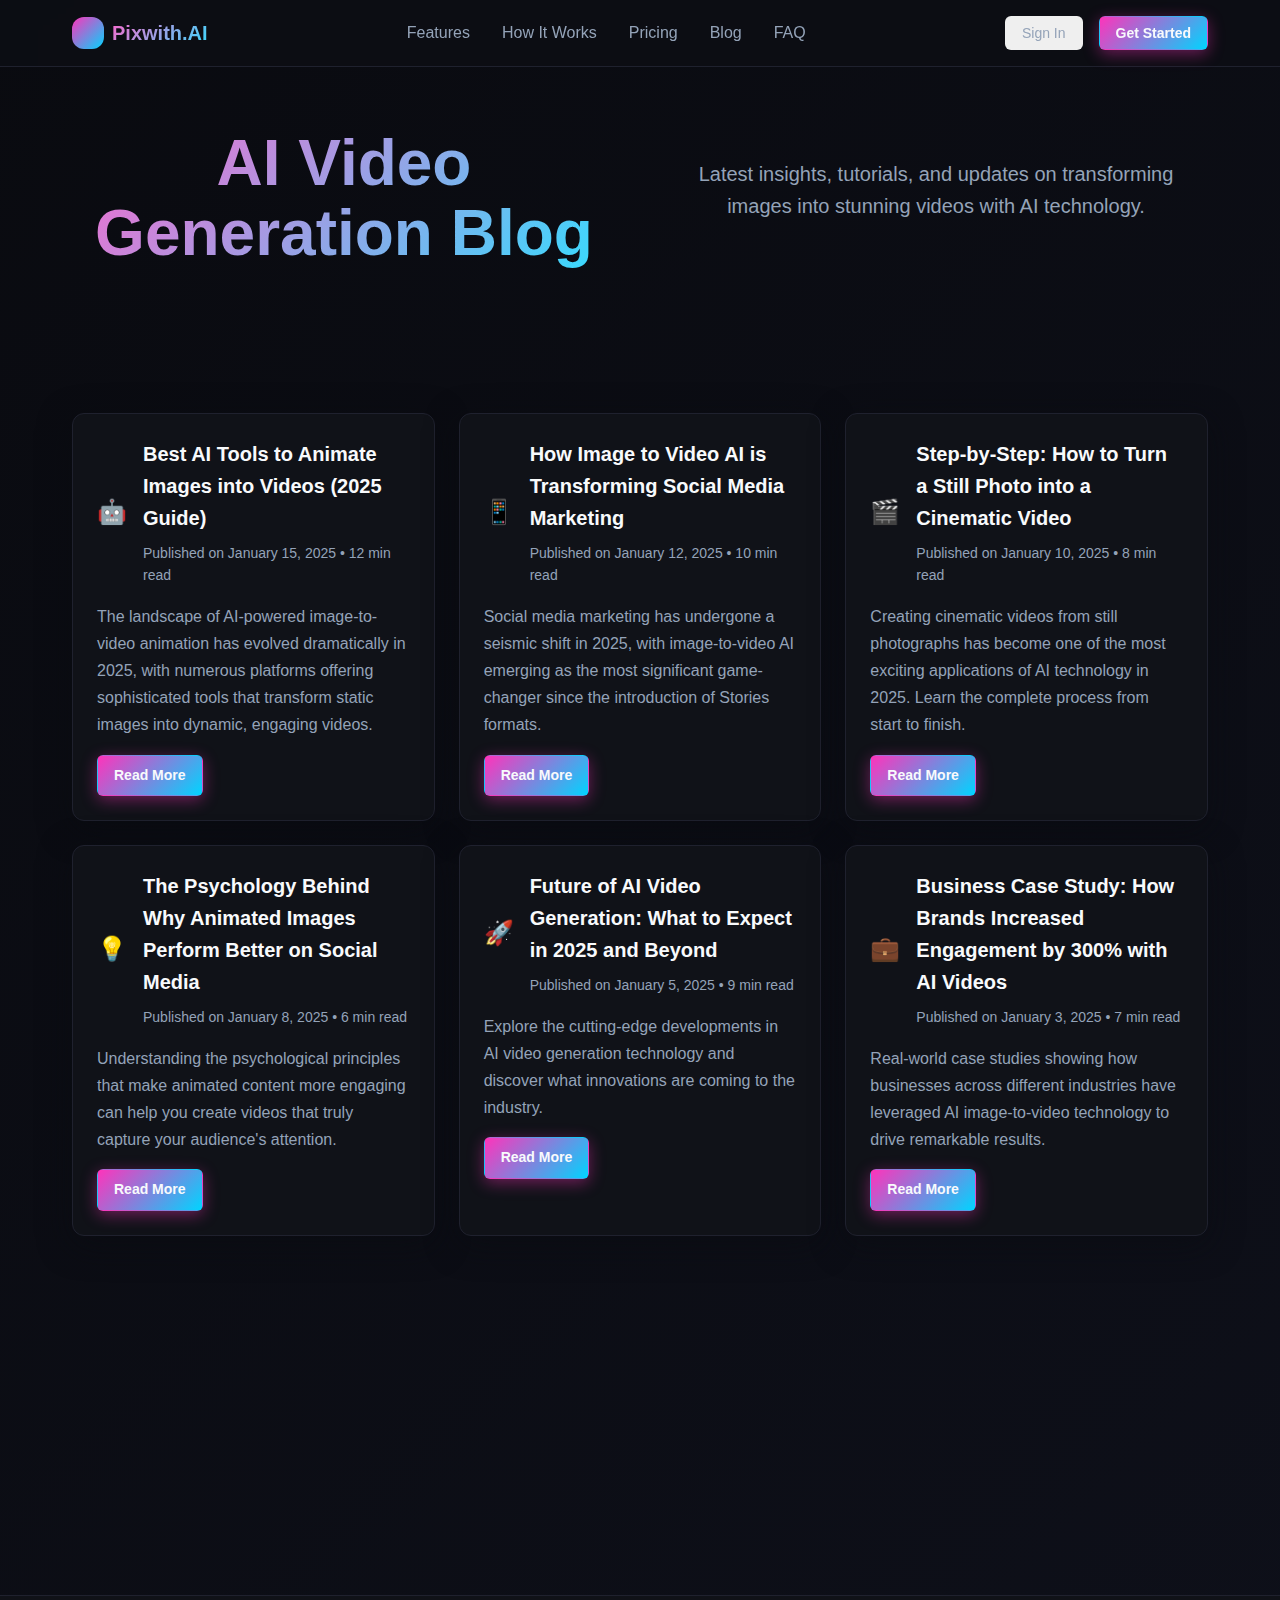
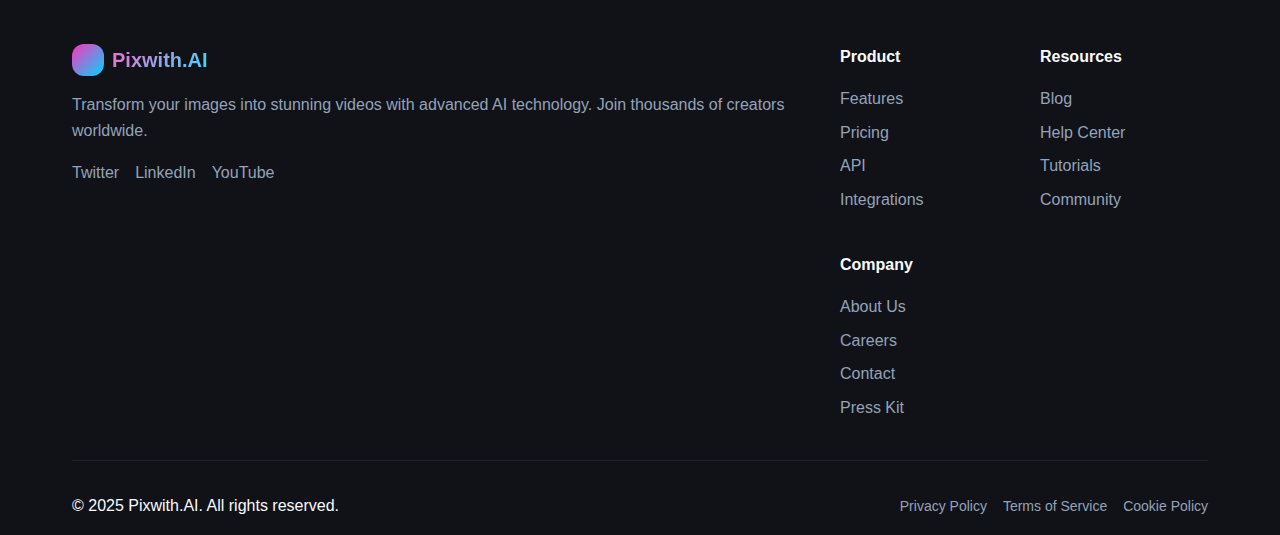
<file: blog.html>
<!DOCTYPE html>
<html lang="en">
<head>
    <meta charset="UTF-8">
    <meta name="viewport" content="width=device-width, initial-scale=1.0">
    <title>Blog - Pixwith.AI</title>
    <meta name="description" content="Latest insights, tutorials, and updates on AI image-to-video technology from Pixwith.AI">
    <link rel="stylesheet" href="styles.css">
</head>
<body>
    <!-- Navigation -->
    <nav class="navigation">
        <div class="container">
            <div class="nav-content">
                <a href="index.html" class="nav-brand">
                    <div class="nav-logo"></div>
                    <span class="nav-title">Pixwith.AI</span>
                </a>
                
                <div class="nav-links">
                    <a href="index.html#features">Features</a>
                    <a href="index.html#how-it-works">How It Works</a>
                    <a href="index.html#pricing">Pricing</a>
                    <a href="blog.html">Blog</a>
                    <a href="index.html#faq">FAQ</a>
                </div>
                
                <div class="nav-actions">
                    <button class="btn btn-ghost">Sign In</button>
                    <a href="https://pixwith.ai/" target="_blank" rel="noopener noreferrer">
                        <button class="btn btn-primary">Get Started</button>
                    </a>
                </div>
            </div>
        </div>
    </nav>

    <!-- Blog Header -->
    <section class="hero">
        <div class="container">
            <div class="hero-content" style="text-align: center;">
                <h1 class="hero-title">AI Video Generation Blog</h1>
                <p class="hero-description">Latest insights, tutorials, and updates on transforming images into stunning videos with AI technology.</p>
            </div>
        </div>
    </section>

    <!-- Blog Posts -->
    <section class="section">
        <div class="container">
            <div class="grid grid-2">
                <article class="card">
                    <div class="card-header">
                        <div class="card-icon">🤖</div>
                        <div>
                            <h2 class="card-title">Best AI Tools to Animate Images into Videos (2025 Guide)</h2>
                            <p style="color: var(--muted-foreground); font-size: 0.875rem; margin-top: 0.5rem;">
                                Published on January 15, 2025 • 12 min read
                            </p>
                        </div>
                    </div>
                    <div class="card-content">
                        <p>The landscape of AI-powered image-to-video animation has evolved dramatically in 2025, with numerous platforms offering sophisticated tools that transform static images into dynamic, engaging videos.</p>
                        <div style="margin-top: 1rem;">
                            <a href="blog-best-ai-tools.html" class="btn btn-primary">Read More</a>
                        </div>
                    </div>
                </article>

                <article class="card">
                    <div class="card-header">
                        <div class="card-icon">📱</div>
                        <div>
                            <h2 class="card-title">How Image to Video AI is Transforming Social Media Marketing</h2>
                            <p style="color: var(--muted-foreground); font-size: 0.875rem; margin-top: 0.5rem;">
                                Published on January 12, 2025 • 10 min read
                            </p>
                        </div>
                    </div>
                    <div class="card-content">
                        <p>Social media marketing has undergone a seismic shift in 2025, with image-to-video AI emerging as the most significant game-changer since the introduction of Stories formats.</p>
                        <div style="margin-top: 1rem;">
                            <a href="blog-social-media-marketing.html" class="btn btn-primary">Read More</a>
                        </div>
                    </div>
                </article>

                <article class="card">
                    <div class="card-header">
                        <div class="card-icon">🎬</div>
                        <div>
                            <h2 class="card-title">Step-by-Step: How to Turn a Still Photo into a Cinematic Video</h2>
                            <p style="color: var(--muted-foreground); font-size: 0.875rem; margin-top: 0.5rem;">
                                Published on January 10, 2025 • 8 min read
                            </p>
                        </div>
                    </div>
                    <div class="card-content">
                        <p>Creating cinematic videos from still photographs has become one of the most exciting applications of AI technology in 2025. Learn the complete process from start to finish.</p>
                        <div style="margin-top: 1rem;">
                            <a href="blog-cinematic-video.html" class="btn btn-primary">Read More</a>
                        </div>
                    </div>
                </article>

                <article class="card">
                    <div class="card-header">
                        <div class="card-icon">💡</div>
                        <div>
                            <h2 class="card-title">The Psychology Behind Why Animated Images Perform Better on Social Media</h2>
                            <p style="color: var(--muted-foreground); font-size: 0.875rem; margin-top: 0.5rem;">
                                Published on January 8, 2025 • 6 min read
                            </p>
                        </div>
                    </div>
                    <div class="card-content">
                        <p>Understanding the psychological principles that make animated content more engaging can help you create videos that truly capture your audience's attention.</p>
                        <div style="margin-top: 1rem;">
                            <a href="blog-psychology-animated-images.html" class="btn btn-primary">Read More</a>
                        </div>
                    </div>
                </article>

                <article class="card">
                    <div class="card-header">
                        <div class="card-icon">🚀</div>
                        <div>
                            <h2 class="card-title">Future of AI Video Generation: What to Expect in 2025 and Beyond</h2>
                            <p style="color: var(--muted-foreground); font-size: 0.875rem; margin-top: 0.5rem;">
                                Published on January 5, 2025 • 9 min read
                            </p>
                        </div>
                    </div>
                    <div class="card-content">
                        <p>Explore the cutting-edge developments in AI video generation technology and discover what innovations are coming to the industry.</p>
                        <div style="margin-top: 1rem;">
                            <a href="blog-future-ai-video.html" class="btn btn-primary">Read More</a>
                        </div>
                    </div>
                </article>

                <article class="card">
                    <div class="card-header">
                        <div class="card-icon">💼</div>
                        <div>
                            <h2 class="card-title">Business Case Study: How Brands Increased Engagement by 300% with AI Videos</h2>
                            <p style="color: var(--muted-foreground); font-size: 0.875rem; margin-top: 0.5rem;">
                                Published on January 3, 2025 • 7 min read
                            </p>
                        </div>
                    </div>
                    <div class="card-content">
                        <p>Real-world case studies showing how businesses across different industries have leveraged AI image-to-video technology to drive remarkable results.</p>
                        <div style="margin-top: 1rem;">
                            <a href="blog-business-case-study.html" class="btn btn-primary">Read More</a>
                        </div>
                    </div>
                </article>
            </div>

            <!-- Newsletter Signup -->
            <div class="card card-large" style="text-align: center; margin-top: 3rem;">
                <h3 class="card-title">Stay Updated with AI Video Trends</h3>
                <div class="card-content">
                    <p>Get the latest insights, tutorials, and industry news delivered to your inbox.</p>
                    <div style="display: flex; gap: 1rem; justify-content: center; margin-top: 1.5rem; flex-wrap: wrap;">
                        <input type="email" placeholder="Enter your email" style="padding: 0.5rem 1rem; border: 1px solid var(--border); border-radius: 0.375rem; background: var(--input); color: var(--foreground); min-width: 250px;">
                        <button class="btn btn-primary">Subscribe</button>
                    </div>
                </div>
            </div>
        </div>
    </section>

    <!-- Footer -->
    <footer class="footer">
        <div class="container">
            <div class="footer-content">
                <div class="footer-brand">
                    <div class="footer-logo">
                        <div class="nav-logo"></div>
                        <span class="nav-title">Pixwith.AI</span>
                    </div>
                    <p class="footer-description">Transform your images into stunning videos with advanced AI technology. Join thousands of creators worldwide.</p>
                    <div class="social-links">
                        <a href="#" class="social-link">Twitter</a>
                        <a href="#" class="social-link">LinkedIn</a>
                        <a href="#" class="social-link">YouTube</a>
                    </div>
                </div>
                
                <div class="footer-links">
                    <div class="footer-column">
                        <h4>Product</h4>
                        <a href="index.html#features">Features</a>
                        <a href="index.html#pricing">Pricing</a>
                        <a href="/api">API</a>
                        <a href="/integrations">Integrations</a>
                    </div>
                    
                    <div class="footer-column">
                        <h4>Resources</h4>
                        <a href="blog.html">Blog</a>
                        <a href="/help">Help Center</a>
                        <a href="/tutorials">Tutorials</a>
                        <a href="/community">Community</a>
                    </div>
                    
                    <div class="footer-column">
                        <h4>Company</h4>
                        <a href="/about">About Us</a>
                        <a href="/careers">Careers</a>
                        <a href="/contact">Contact</a>
                        <a href="/press">Press Kit</a>
                    </div>
                </div>
            </div>
            
            <div class="footer-bottom">
                <p>&copy; 2025 Pixwith.AI. All rights reserved.</p>
                <div class="footer-legal">
                    <a href="/privacy">Privacy Policy</a>
                    <a href="/terms">Terms of Service</a>
                    <a href="/cookies">Cookie Policy</a>
                </div>
            </div>
        </div>
    </footer>

    <script src="script.js"></script>
</body>
</html>
</file>
<file: styles.css>
/* CSS Variables - Design System */
:root {
    /* AI Theme Dark Colors */
    --background: hsl(230, 25%, 5%);
    --foreground: hsl(210, 40%, 98%);
    
    --card: hsl(230, 20%, 8%);
    --card-foreground: hsl(210, 40%, 98%);
    
    --popover: hsl(230, 20%, 8%);
    --popover-foreground: hsl(210, 40%, 98%);
    
    /* AI Brand Colors */
    --primary: hsl(320, 100%, 60%);
    --primary-foreground: hsl(210, 40%, 98%);
    
    --secondary: hsl(190, 100%, 50%);
    --secondary-foreground: hsl(230, 25%, 5%);
    
    --muted: hsl(230, 20%, 12%);
    --muted-foreground: hsl(215, 20.2%, 65.1%);
    
    --accent: hsl(260, 100%, 70%);
    --accent-foreground: hsl(210, 40%, 98%);
    
    --destructive: hsl(0, 84.2%, 60.2%);
    --destructive-foreground: hsl(210, 40%, 98%);
    
    --border: hsl(230, 20%, 15%);
    --input: hsl(230, 20%, 12%);
    --ring: hsl(320, 100%, 60%);
    
    /* AI Gradients */
    --gradient-primary: linear-gradient(135deg, hsl(320, 100%, 60%), hsl(190, 100%, 50%));
    --gradient-secondary: linear-gradient(135deg, hsl(260, 100%, 70%), hsl(320, 100%, 60%));
    --gradient-accent: linear-gradient(135deg, hsl(190, 100%, 50%), hsl(260, 100%, 70%));
    --gradient-text: linear-gradient(135deg, hsl(320, 100%, 70%), hsl(190, 100%, 60%));
    
    /* Shadows & Effects */
    --shadow-glow: 0 0 40px hsl(320, 100%, 60%, 0.3);
    --shadow-card: 0 8px 32px hsl(230, 25%, 5%, 0.6);
    --shadow-button: 0 4px 16px hsl(320, 100%, 60%, 0.4);
    
    --radius: 0.75rem;
}

/* Reset and Base Styles */
* {
    margin: 0;
    padding: 0;
    box-sizing: border-box;
}

body {
    background: linear-gradient(135deg, hsl(230, 25%, 5%) 0%, hsl(230, 30%, 8%) 100%);
    color: var(--foreground);
    font-family: -apple-system, BlinkMacSystemFont, 'Segoe UI', Roboto, sans-serif;
    line-height: 1.6;
    min-height: 100vh;
}

/* Container */
.container {
    max-width: 1200px;
    margin: 0 auto;
    padding: 0 2rem;
}

/* Navigation */
.navigation {
    position: fixed;
    top: 0;
    left: 0;
    right: 0;
    z-index: 50;
    background: rgba(13, 14, 20, 0.8);
    backdrop-filter: blur(16px);
    border-bottom: 1px solid var(--border);
}

.nav-content {
    display: flex;
    align-items: center;
    justify-content: space-between;
    padding: 1rem 0;
}

.nav-brand {
    display: flex;
    align-items: center;
    gap: 0.5rem;
    text-decoration: none;
    color: var(--foreground);
}

.nav-logo {
    width: 2rem;
    height: 2rem;
    background: var(--gradient-primary);
    border-radius: var(--radius);
}

.nav-title {
    font-size: 1.25rem;
    font-weight: bold;
    background: var(--gradient-text);
    -webkit-background-clip: text;
    -webkit-text-fill-color: transparent;
    background-clip: text;
}

.nav-links {
    display: none;
    gap: 2rem;
}

.nav-links a {
    color: var(--muted-foreground);
    text-decoration: none;
    transition: color 0.3s ease;
}

.nav-links a:hover {
    color: var(--foreground);
}

.nav-actions {
    display: flex;
    align-items: center;
    gap: 1rem;
}

@media (min-width: 768px) {
    .nav-links {
        display: flex;
    }
}

/* Buttons */
.btn {
    display: inline-flex;
    align-items: center;
    justify-content: center;
    gap: 0.5rem;
    white-space: nowrap;
    border-radius: 0.375rem;
    font-size: 0.875rem;
    font-weight: 500;
    transition: all 0.3s ease;
    cursor: pointer;
    border: 1px solid transparent;
    text-decoration: none;
    padding: 0.5rem 1rem;
}

.btn:focus-visible {
    outline: 2px solid var(--ring);
    outline-offset: 2px;
}

.btn:disabled {
    pointer-events: none;
    opacity: 0.5;
}

.btn-primary {
    background: var(--gradient-primary);
    color: var(--primary-foreground);
    font-weight: 600;
    box-shadow: var(--shadow-button);
}

.btn-primary:hover {
    opacity: 0.9;
}

.btn-secondary {
    background: var(--secondary);
    color: var(--secondary-foreground);
}

.btn-secondary:hover {
    opacity: 0.8;
}

.btn-ghost {
    color: var(--muted-foreground);
}

.btn-ghost:hover {
    background: var(--accent);
    color: var(--accent-foreground);
}

.btn-outline {
    border: 1px solid var(--border);
    background: var(--background);
    color: var(--foreground);
}

.btn-outline:hover {
    background: var(--accent);
    color: var(--accent-foreground);
}

.btn-large {
    padding: 0.75rem 2rem;
    font-size: 1rem;
}

/* Hero Section */
.hero {
    padding: 8rem 0 4rem;
    text-align: center;
}

.hero-content {
    display: grid;
    gap: 3rem;
    align-items: center;
}

.hero-badge {
    display: inline-block;
    background: var(--gradient-primary);
    color: var(--primary-foreground);
    padding: 0.5rem 1rem;
    border-radius: 2rem;
    font-size: 0.875rem;
    font-weight: 600;
    margin-bottom: 1rem;
}

.hero-title {
    font-size: 3rem;
    font-weight: bold;
    line-height: 1.1;
    margin-bottom: 1rem;
    background: var(--gradient-text);
    -webkit-background-clip: text;
    -webkit-text-fill-color: transparent;
    background-clip: text;
}

.hero-description {
    font-size: 1.25rem;
    color: var(--muted-foreground);
    margin-bottom: 2rem;
    max-width: 600px;
    margin-left: auto;
    margin-right: auto;
}

.hero-actions {
    display: flex;
    flex-wrap: wrap;
    gap: 1rem;
    justify-content: center;
    margin-bottom: 3rem;
}

.hero-stats {
    display: flex;
    justify-content: center;
    gap: 2rem;
    flex-wrap: wrap;
}

.stat {
    text-align: center;
}

.stat-number {
    font-size: 2rem;
    font-weight: bold;
    color: var(--primary);
}

.stat-label {
    font-size: 0.875rem;
    color: var(--muted-foreground);
    margin-top: 0.5rem;
}

.hero-video-grid {
    display: grid;
    grid-template-columns: repeat(2, 1fr);
    gap: 1rem;
    max-width: 600px;
    margin: 0 auto;
}

.video-item {
    position: relative;
    border-radius: var(--radius);
    overflow: hidden;
    background: var(--card);
    border: 1px solid var(--border);
}

.video-item video {
    width: 100%;
    height: 200px;
    object-fit: cover;
}

.video-label {
    position: absolute;
    bottom: 0.5rem;
    left: 0.5rem;
    background: rgba(0, 0, 0, 0.8);
    color: white;
    padding: 0.25rem 0.5rem;
    border-radius: 0.25rem;
    font-size: 0.75rem;
    font-weight: 600;
}

@media (min-width: 768px) {
    .hero-content {
        grid-template-columns: 1fr 1fr;
        text-align: left;
    }
    
    .hero-description,
    .hero-actions {
        margin-left: 0;
        margin-right: 0;
        justify-content: flex-start;
    }
    
    .hero-stats {
        justify-content: flex-start;
    }
}

/* Sections */
.section {
    padding: 4rem 0;
}

.section-title {
    font-size: 2.5rem;
    font-weight: bold;
    text-align: center;
    margin-bottom: 1rem;
    background: var(--gradient-text);
    -webkit-background-clip: text;
    -webkit-text-fill-color: transparent;
    background-clip: text;
}

.section-description {
    font-size: 1.125rem;
    color: var(--muted-foreground);
    text-align: center;
    margin-bottom: 3rem;
    max-width: 600px;
    margin-left: auto;
    margin-right: auto;
}

/* Cards */
.card {
    background: var(--card);
    border: 1px solid var(--border);
    border-radius: var(--radius);
    padding: 1.5rem;
    box-shadow: var(--shadow-card);
}

.card-large {
    padding: 2rem;
}

.card-header {
    display: flex;
    align-items: center;
    gap: 1rem;
    margin-bottom: 1rem;
}

.card-icon {
    font-size: 1.5rem;
}

.card-title {
    font-size: 1.25rem;
    font-weight: 600;
    color: var(--card-foreground);
    margin: 0;
}

.card-content {
    color: var(--muted-foreground);
    line-height: 1.7;
}

.card-content p {
    margin-bottom: 1rem;
}

.card-content p:last-child {
    margin-bottom: 0;
}

/* Grids */
.grid {
    display: grid;
    gap: 1.5rem;
}

.grid-2 {
    grid-template-columns: repeat(auto-fit, minmax(300px, 1fr));
}

.grid-3 {
    grid-template-columns: repeat(auto-fit, minmax(280px, 1fr));
}

.grid-4 {
    grid-template-columns: repeat(auto-fit, minmax(250px, 1fr));
}

/* Steps */
.steps-grid {
    display: grid;
    grid-template-columns: repeat(auto-fit, minmax(250px, 1fr));
    gap: 2rem;
    margin-top: 3rem;
}

.step-card {
    text-align: center;
    padding: 1.5rem;
    background: var(--card);
    border: 1px solid var(--border);
    border-radius: var(--radius);
    position: relative;
    transition: all 0.3s ease;
}

.step-card:hover {
    transform: translateY(-4px);
    box-shadow: var(--shadow-glow);
}

.step-number {
    position: absolute;
    top: -1rem;
    left: 50%;
    transform: translateX(-50%);
    width: 2rem;
    height: 2rem;
    background: var(--gradient-primary);
    color: var(--primary-foreground);
    border-radius: 50%;
    display: flex;
    align-items: center;
    justify-content: center;
    font-weight: bold;
}

.step-icon {
    font-size: 2.5rem;
    margin: 1rem 0;
}

.step-title {
    font-size: 1.25rem;
    font-weight: 600;
    margin-bottom: 0.5rem;
    color: var(--card-foreground);
}

.step-description {
    color: var(--muted-foreground);
}

.process-step {
    margin-bottom: 1.5rem;
}

.process-step:last-child {
    margin-bottom: 0;
}

.process-step h4 {
    color: var(--primary);
    margin-bottom: 0.5rem;
}

/* Pricing */
.pricing-badge {
    background: var(--gradient-primary);
    color: var(--primary-foreground);
    padding: 0.5rem 1rem;
    border-radius: 2rem;
    font-size: 0.875rem;
    font-weight: 600;
    display: inline-block;
    margin-bottom: 2rem;
}

.pricing-grid {
    display: grid;
    grid-template-columns: repeat(auto-fit, minmax(300px, 1fr));
    gap: 2rem;
    margin-bottom: 3rem;
}

.pricing-card {
    background: var(--card);
    border: 1px solid var(--border);
    border-radius: var(--radius);
    padding: 1.5rem;
    position: relative;
    transition: all 0.3s ease;
}

.pricing-card:hover {
    transform: translateY(-4px);
    box-shadow: var(--shadow-glow);
}

.pricing-popular {
    border-color: var(--primary);
    box-shadow: 0 0 20px hsl(320, 100%, 60%, 0.3);
}

.popular-badge {
    position: absolute;
    top: -0.5rem;
    left: 50%;
    transform: translateX(-50%);
    background: var(--gradient-primary);
    color: var(--primary-foreground);
    padding: 0.25rem 1rem;
    border-radius: 1rem;
    font-size: 0.75rem;
    font-weight: 600;
}

.pricing-header {
    text-align: center;
    margin-bottom: 1.5rem;
}

.pricing-icon {
    font-size: 2rem;
    margin-bottom: 1rem;
}

.pricing-name {
    font-size: 1.25rem;
    font-weight: 600;
    margin-bottom: 0.5rem;
    color: var(--card-foreground);
}

.pricing-price {
    font-size: 2rem;
    font-weight: bold;
    color: var(--primary);
}

.pricing-price span {
    font-size: 1rem;
    color: var(--muted-foreground);
}

.pricing-description {
    color: var(--muted-foreground);
    margin-top: 0.5rem;
}

.pricing-features,
.pricing-limitations {
    margin-bottom: 1.5rem;
}

.feature,
.limitation {
    padding: 0.5rem 0;
    border-bottom: 1px solid var(--border);
}

.feature:last-child,
.limitation:last-child {
    border-bottom: none;
}

.custom-actions {
    display: flex;
    gap: 1rem;
    margin-top: 1rem;
}

/* Accordion */
.accordion {
    border: 1px solid var(--border);
    border-radius: var(--radius);
    overflow: hidden;
}

.accordion-item {
    border-bottom: 1px solid var(--border);
}

.accordion-item:last-child {
    border-bottom: none;
}

.accordion-trigger {
    width: 100%;
    padding: 1rem;
    background: none;
    border: none;
    color: var(--card-foreground);
    font-size: 1rem;
    font-weight: 500;
    text-align: left;
    cursor: pointer;
    display: flex;
    justify-content: space-between;
    align-items: center;
    transition: background-color 0.3s ease;
}

.accordion-trigger:hover {
    background: var(--muted);
}

.accordion-icon {
    font-size: 1.25rem;
    transition: transform 0.3s ease;
}

.accordion-item.active .accordion-icon {
    transform: rotate(45deg);
}

.accordion-content {
    max-height: 0;
    overflow: hidden;
    transition: max-height 0.3s ease;
}

.accordion-item.active .accordion-content {
    max-height: 500px;
}

.accordion-content p {
    padding: 0 1rem 1rem;
    color: var(--muted-foreground);
    line-height: 1.6;
}

/* Footer */
.footer {
    background: var(--card);
    border-top: 1px solid var(--border);
    padding: 3rem 0 1rem;
    margin-top: 4rem;
}

.footer-content {
    display: grid;
    grid-template-columns: 1fr;
    gap: 2rem;
    margin-bottom: 2rem;
}

.footer-brand {
    margin-bottom: 1rem;
}

.footer-logo {
    display: flex;
    align-items: center;
    gap: 0.5rem;
    margin-bottom: 1rem;
}

.footer-description {
    color: var(--muted-foreground);
    margin-bottom: 1rem;
}

.social-links {
    display: flex;
    gap: 1rem;
}

.social-link {
    color: var(--muted-foreground);
    text-decoration: none;
    transition: color 0.3s ease;
}

.social-link:hover {
    color: var(--primary);
}

.footer-links {
    display: grid;
    grid-template-columns: repeat(auto-fit, minmax(150px, 1fr));
    gap: 2rem;
}

.footer-column h4 {
    color: var(--card-foreground);
    font-weight: 600;
    margin-bottom: 1rem;
}

.footer-column a {
    display: block;
    color: var(--muted-foreground);
    text-decoration: none;
    margin-bottom: 0.5rem;
    transition: color 0.3s ease;
}

.footer-column a:hover {
    color: var(--primary);
}

.footer-bottom {
    display: flex;
    justify-content: space-between;
    align-items: center;
    padding-top: 2rem;
    border-top: 1px solid var(--border);
    flex-wrap: wrap;
    gap: 1rem;
}

.footer-legal {
    display: flex;
    gap: 1rem;
}

.footer-legal a {
    color: var(--muted-foreground);
    text-decoration: none;
    font-size: 0.875rem;
    transition: color 0.3s ease;
}

.footer-legal a:hover {
    color: var(--primary);
}

@media (min-width: 768px) {
    .footer-content {
        grid-template-columns: 1fr 1fr;
    }
    
    .hero-title {
        font-size: 4rem;
    }
}

@media (min-width: 1024px) {
    .footer-content {
        grid-template-columns: 2fr 1fr;
    }
}
</file>
